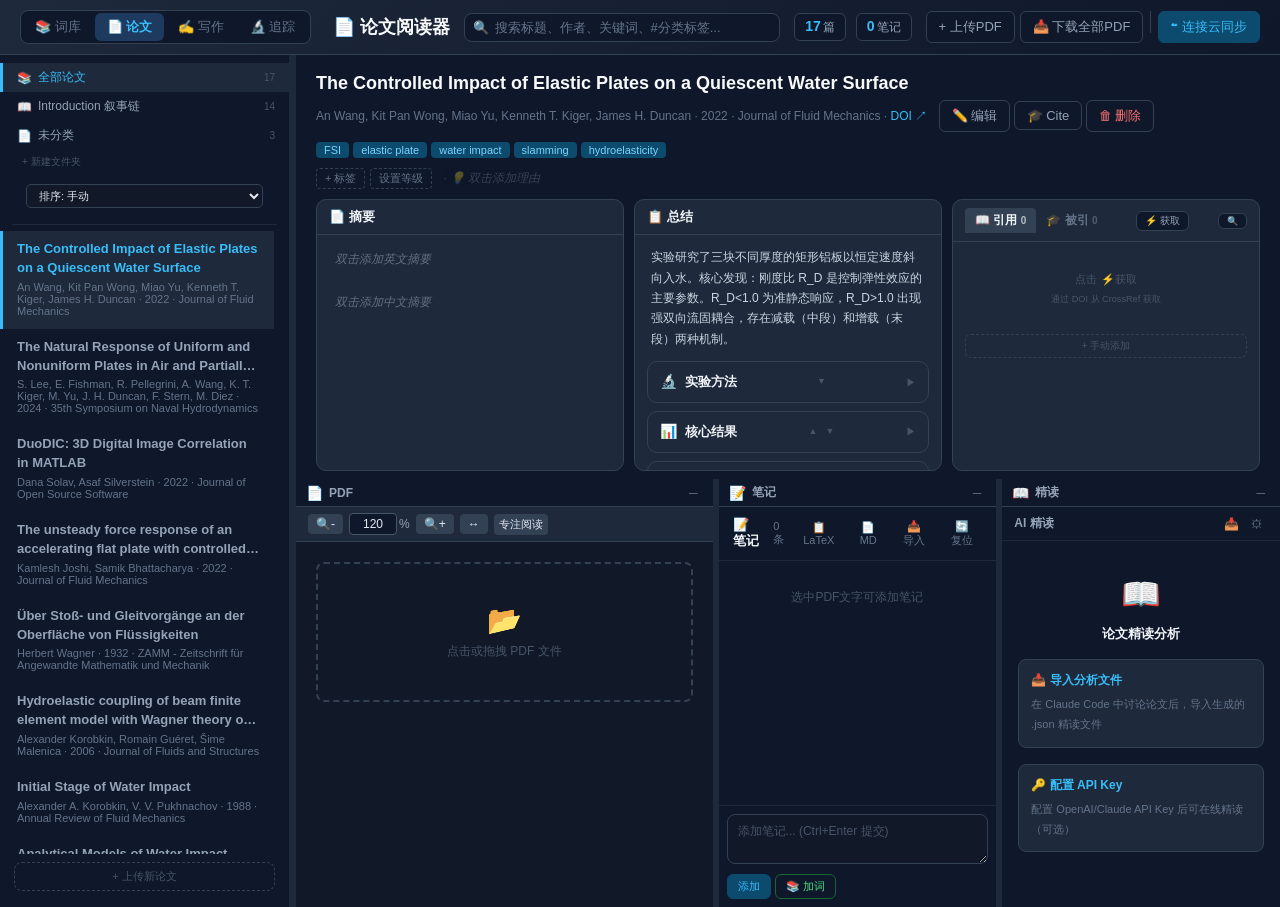
<file: reader.html>
<!DOCTYPE html>
<html lang="zh-CN">
<head>
<meta charset="UTF-8">
<meta name="viewport" content="width=device-width, initial-scale=1.0">
<meta http-equiv="Cache-Control" content="no-cache, no-store, must-revalidate">
<meta http-equiv="Pragma" content="no-cache">
<meta http-equiv="Expires" content="0">
<title>学术工具 · 论文阅读器</title>
<link rel="stylesheet" href="shared/theme.css?v=1794510294">
<link rel="stylesheet" href="shared/reader.css?v=1794510294">
</head>
<body>

<!-- Top Bar -->
<div class="topbar">
  <div class="nav-tabs" id="navTabs"></div>
  <h1>📄 论文阅读器</h1>
  <div class="search-area">
    <span class="search-icon">🔍</span>
    <input class="search-box" id="searchInput" placeholder="搜索标题、作者、关键词、#分类标签..." oninput="renderPaperList()">
  </div>
  <div class="stats">
    <div class="stat-badge"><span id="statPapers">0</span>篇</div>
    <div class="stat-badge"><span id="statNotes">0</span>笔记</div>
  </div>
  <div class="actions">
    <button class="btn" onclick="openAddPaperModal()">+ 上传PDF</button>
    <button class="btn" onclick="downloadAllPdfs()" title="批量下载所有 PDF 到本地">📥 下载全部PDF</button>
    <div class="sep"></div>
    <div id="syncButtonsArea" style="display:flex;gap:4px;align-items:center;"></div>
  </div>
</div>

<!-- Main Layout -->
<div class="container">
  <div class="sidebar" id="paperSidebar">
    <div id="folderTree"></div>
    <div id="sortFilterBar"></div>
    <div class="sidebar-divider"></div>
    <div id="paperList" tabindex="0" aria-label="论文列表，可滚动"></div>
    <div class="sidebar-add" onclick="openAddPaperModal()">+ 上传新论文</div>
  </div>
  <div id="sidebarResizeHandle" class="sidebar-resize-handle" role="separator" aria-label="调整论文列表宽度" aria-orientation="vertical" tabindex="0" title="拖动调整宽度，双击恢复默认；方向键微调"></div>
  <div class="content" id="mainContent"></div>
</div>

<!-- Upload PDF Modal -->
<div class="modal-overlay" id="addPaperModal">
  <div class="modal" style="width:460px;">
    <h3>📄 上传论文 PDF</h3>
    <div class="pdf-upload-zone" id="pdfUploadZone" onclick="document.getElementById('apPdfFile').click()" style="padding:40px 20px;margin-bottom:12px">
      <div style="font-size:36px;margin-bottom:8px">📎</div>
      <div style="font-size:14px;font-weight:600">点击选择 PDF 文件</div>
      <div style="font-size:11px;margin-top:4px;color:#64748b">或拖拽文件到此处，支持多选</div>
    </div>
    <input type="file" id="apPdfFile" accept=".pdf" style="display:none" onchange="handlePdfSelect(this)" multiple>
    <div class="err" id="apError"></div>
    <div class="modal-actions"><button class="btn" onclick="closeModal('addPaperModal')">取消</button></div>
  </div>
</div>

<!-- Edit Paper Modal -->
<div class="modal-overlay" id="editPaperModal">
  <div class="modal" style="width:500px;">
    <h3>✏️ 编辑论文信息</h3>
    <div class="field"><label>标题 *</label><input id="epTitle"></div>
    <div class="field"><label>作者</label><input id="epAuthors"></div>
    <div class="field"><label>年份</label><input id="epYear" type="number"></div>
    <div class="field"><label>期刊/会议</label><input id="epJournal"></div>
    <div class="field"><label>DOI / URL</label><input id="epDoi"></div>
    <div class="field"><label>关键词 (逗号分隔)</label><input id="epTags"></div>
    <div class="field"><label>文件夹</label><select id="epFolder"></select></div>
    <div class="err" id="epError"></div>
    <div class="modal-actions">
      <button class="btn" onclick="closeModal('editPaperModal')">取消</button>
      <button class="btn primary" onclick="submitEditPaper()">保存</button>
    </div>
  </div>
</div>

<!-- Add Section Modal -->
<div class="modal-overlay" id="addSectionModal">
  <div class="modal">
    <h3>📑 添加内容板块</h3>
    <div class="field"><label>板块标题 *</label><input id="asTitle" placeholder="e.g. Methods, Key Findings"></div>
    <div class="field"><label>图标</label><input id="asIcon" placeholder="emoji" maxlength="4" style="width:60px"></div>
    <div class="field"><label>内容</label><textarea id="asContent" placeholder="板块内容..." style="min-height:100px"></textarea></div>
    <div class="err" id="asError"></div>
    <div class="modal-actions">
      <button class="btn" onclick="closeModal('addSectionModal')">取消</button>
      <button class="btn primary" onclick="submitAddSection()">添加</button>
    </div>
  </div>
</div>

<!-- Sync Modal -->
<div class="modal-overlay" id="syncModal">
  <div class="modal" style="width:520px;">
    <h3>☁️ 云同步设置</h3>
    <div id="syncModalBody"></div>
    <div class="modal-actions"><button class="btn" onclick="closeModal('syncModal')">关闭</button></div>
  </div>
</div>

<!-- Add Word Modal -->
<div class="modal-overlay" id="addWordModal">
  <div class="modal">
    <h3>📚 添加到词库</h3>
    <div class="field"><label>英文单词/短语 *</label><input id="awWord"></div>
    <div class="field"><label>中文释义 *</label><input id="awMeaning"></div>
    <div class="field"><label>例句/语境</label><input id="awContext"></div>
    <div class="field"><label>词库分类</label><select id="awCategory"></select></div>
    <div class="err" id="awError"></div>
    <div class="modal-actions">
      <button class="btn" onclick="closeModal('addWordModal')">取消</button>
      <button class="btn green" onclick="submitAddWord()">📚 添加</button>
    </div>
  </div>
</div>

<!-- Add Reference Modal -->
<div class="modal-overlay" id="addRefModal">
  <div class="modal">
    <h3 id="addRefModalTitle">添加引用文章</h3>
    <div class="field"><label>文章标题 *</label><input id="arTitle" placeholder="Paper title..."></div>
    <div class="field"><label>作者</label><input id="arAuthors" placeholder="Authors (optional)"></div>
    <div class="field"><label>年份</label><input id="arYear" type="number" placeholder="2024"></div>
    <div class="field"><label>链接 (URL)</label><input id="arUrl" placeholder="https://... (留空自动生成Scholar链接)"></div>
    <div class="err" id="arError"></div>
    <div class="modal-actions">
      <button class="btn" onclick="closeModal('addRefModal')">取消</button>
      <button class="btn green" onclick="submitAddRef()">✅ 添加</button>
    </div>
  </div>
</div>

<div class="toast" id="toast"></div>

<script src="shared/utils.js?v=1794510294"></script>
<script src="shared/sync.js?v=1794510294"></script>
<script src="shared/pdf-viewer.js?v=1794510294"></script>
<script src="shared/notes-panel.js?v=1794510294"></script>
<script src="shared/folder-manager.js?v=1794510294"></script>
<script src="shared/panel-manager.js?v=1794510294"></script>
<script src="shared/close-reading.js?v=1794510294"></script>
<script>
// ==================== DATA ====================
const STORAGE_KEY = "fsi_papers_data";
const PAPERS_GIST_FILE = "fsi_papers_sync.json";
const VOCAB_GIST_FILE = "fsi_vocab_sync.json";
const PDF_DB_NAME = "fsi_pdf_store";
const PDF_DB_VER = 1;

// ==PAPERS_DEFAULT_DATA_BEGIN==
const DEFAULT_PAPERS = [
  {
    id: "paper_wang_2022_jfm", title: "The Controlled Impact of Elastic Plates on a Quiescent Water Surface",
    authors: "An Wang, Kit Pan Wong, Miao Yu, Kenneth T. Kiger, James H. Duncan", year: 2022,
    journal: "Journal of Fluid Mechanics", doi: "https://doi.org/10.1017/jfm.2022.154",
    tags: ["FSI","elastic plate","water impact","slamming","hydroelasticity"], pdfUrl: "",
    summary: "实验研究了三块不同厚度的矩形铝板以恒定速度斜向入水。核心发现：刚度比 R_D 是控制弹性效应的主要参数。R_D<1.0 为准静态响应，R_D>1.0 出现强双向流固耦合，存在减载（中段）和增载（末段）两种机制。",
    sections: [
      { icon: "🔬", title: "实验方法", content: "**水槽**：13.41m x 2.45m 透明拖曳水槽\n**驱动**：液压伺服电机（44kW）恒速控制\n**测力**：四个Kistler 9367C传感器，采样率40.96kHz\n**板**：铝合金6061-T651，L=1080mm，三种厚度\n**参数矩阵**：5档速度 x 6个速度比 x 3块板 = 72种工况" },
      { icon: "📊", title: "核心结果", content: "**R_D主控**：固定R_D变化R_T时曲线高度重合\n**弹性效应**：最薄板中段力低于厚板，末段急剧上升\n**冲量守恒**：无量纲冲量范围仅13.5-15\n**物理机制**：前半段倾角增大+速度减小→减载；后半段倾角减小+速度恢复→增载" },
      { icon: "🎯", title: "学术贡献", content: "1. 恒速控制驱动消除刚体运动干扰\n2. 覆盖准静态到强动态各类响应\n3. 力/力矩+喷根+板挠曲三种物理量同步测量\n4. 减载与增载两阶段并存的耦合机制" }
    ], notes: [], addedAt: 1710000000000, updatedAt: 1710000000000
  },
  {
    id: "paper_lee_2024_snh", title: "The Natural Response of Uniform and Nonuniform Plates in Air and Partially Submerged in Water",
    authors: "S. Lee, E. Fishman, R. Pellegrini, A. Wang, K. T. Kiger, M. Yu, J. H. Duncan, F. Stern, M. Diez", year: 2024,
    journal: "35th Symposium on Naval Hydrodynamics", doi: "",
    tags: ["vibration","added mass","DIC","natural frequency","half-wet"], pdfUrl: "",
    summary: "Wang et al. (2022) 的后续工作，研究3块板在干态/半湿态的固有振动。使用全场DIC系统替代5点离散测量。核心发现：一阶频率半湿态降至干态1/3（附加质量比M1约6.7），低频模态受水影响远大于高频模态。",
    sections: [
      { icon: "🔗", title: "与JFM论文的关系", content: "理解砰击过程中流固耦合的\"零阶近似\"\n**升级**：5点→全场DIC（~8000点），1块→3块板，pinned→pinned+clamped" },
      { icon: "📊", title: "核心结果", content: "**固有频率**：f1 dry=23.3Hz → half-wet=8.2Hz\n**附加质量比**：M1=6.7, M2=2.44\n**振型不变**：证实频率变化由附加质量引起" },
      { icon: "💡", title: "研究启示", content: "潜在方向：砰击中弯曲模态时变特性、用M值修正结构响应、压力场测量" }
    ], notes: [], addedAt: 1710000100000, updatedAt: 1710000100000
  },
  {
    id: "paper_solav_2022_joss", title: "DuoDIC: 3D Digital Image Correlation in MATLAB",
    authors: "Dana Solav, Asaf Silverstein", year: 2022,
    journal: "Journal of Open Source Software", doi: "https://doi.org/10.21105/joss.04279",
    tags: ["DIC","MATLAB","3D measurement","open source","strain"], pdfUrl: "",
    summary: "开源MATLAB工具箱，用于双相机立体3D-DIC测量。验证精度：位移误差约1.3μm，应变误差约3.4×10⁻⁴。你获取实验数据的核心测量工具。",
    sections: [
      { icon: "🔧", title: "工作流程", content: "Step 1 立体标定 → Step 2 2D-DIC互相关(Ncorr) → Step 3 3D重建 → Step 4 后处理(应变)" },
      { icon: "📏", title: "精度与对比", content: "位移误差(1.3±1.1)×10⁻³mm，应变误差(3.4±2.3)×10⁻⁴\nDuoDIC开源可定制 vs LaVision商业封闭" }
    ], notes: [], addedAt: 1710000200000, updatedAt: 1710000200000
  },
  {
    id: "paper_joshi_2022_jfm", title: "The unsteady force response of an accelerating flat plate with controlled spanwise bending",
    authors: "Kamlesh Joshi, Samik Bhattacharya", year: 2022,
    journal: "Journal of Fluid Mechanics", doi: "https://doi.org/10.1017/jfm.2021.1110",
    tags: ["unsteady force","spanwise bending","added mass","vortex dynamics","PIV"], pdfUrl: "",
    summary: "主动可控展向弯曲对非定常力的影响。bend-down增载~15%，bend-up减载~22%。弯曲通过改变局部相对速度影响剪切层供涡速率。导师推荐此文。",
    sections: [
      { icon: "🧪", title: "实验设计", content: "拖曳水池，Re=18000，主动执行器驱动弯曲\n控制参数：加速数Ac，弯曲持续时间t_b\n测量：六分量力天平 + PIV" },
      { icon: "📊", title: "核心结果", content: "Bend-down增载，Bend-up减载，低Ac时效果最显著\n翼尖涡与边缘涡交互是三维效应关键" },
      { icon: "💡", title: "对你的启示", content: "可借鉴：力分解框架、弯曲参数化、附加质量空间变化\n核心区别：你的课题是被动耦合循环（力→变形→力反馈）" }
    ], notes: [], addedAt: 1710000300000, updatedAt: 1710000300000
  },
  {
    id: "paper_wagner_1932_zamm", title: "Über Stoß- und Gleitvorgänge an der Oberfläche von Flüssigkeiten",
    authors: "Herbert Wagner", year: 1932,
    journal: "ZAMM - Zeitschrift für Angewandte Mathematik und Mechanik", doi: "https://doi.org/10.1002/zamm.19320120402",
    tags: ["water impact","slamming","Wagner theory","added mass","classical theory"], pdfUrl: "",
    summary: "水面冲击问题的奠基之作。将刚性平板/楔形体以恒速撞击水面的问题转化为扩展平板的附加质量问题，给出了冲击力和湿润面积的解析表达式。射流喷根（spray root）位置的修正使其比 von Kármán (1929) 更精确。此后近百年几乎所有 water entry / slamming 研究都以此为理论起点。",
    sections: [
      { icon: "📜", title: "历史地位", content: "与 von Kármán (1929) 并列为水面冲击力学的两大奠基工作。Wagner 理论更精确地处理了射流喷根的运动，至今仍是许多解析和数值模型的基础。你的论文 Introduction 以此为叙事起点非常自然。" },
      { icon: "🔑", title: "核心贡献", content: "1. 将入水冲击转化为等效附加质量问题\n2. 湿润面积随时间扩展的解析公式\n3. 射流喷根位置的修正（相比 von Kármán）\n4. 为后续 hydroelastic 扩展奠定理论框架" },
      { icon: "🔗", title: "叙事链位置", content: "Wagner (1932) → Korobkin et al. hydroelastic 扩展 → Duncan/Wang 实验验证 → 你的超弹性工作 → 水刀手术/无针注射应用" }
    ], notes: [], addedAt: 1710000400000, updatedAt: 1710000400000, folderId: "f_intro_narrative"
  },
  {
    id: "paper_korobkin_2006_jfs", title: "Hydroelastic coupling of beam finite element model with Wagner theory of water impact",
    authors: "Alexander Korobkin, Romain Guéret, Šime Malenica", year: 2006,
    journal: "Journal of Fluids and Structures", doi: "https://doi.org/10.1016/j.jfluidstructs.2006.02.004",
    tags: ["hydroelasticity","Wagner theory","FEM","water impact","beam","slamming"], pdfUrl: "",
    summary: "将 Wagner 水面冲击理论与弹性梁有限元模型耦合，建立了弹性结构入水冲击的 hydroelastic 理论框架。这是从经典刚体 Wagner 理论到考虑结构弹性响应的关键桥梁工作，直接启发了后续的实验研究（如 Wang et al. 2022 JFM）。",
    sections: [
      { icon: "🔗", title: "承上启下的地位", content: "**承上**：基于 Wagner (1932) 的冲击力理论\n**启下**：引入结构弹性，为理解弹性板入水时的双向流固耦合（力→变形→力反馈）提供了理论工具\n**与你工作的关系**：Wang et al. (2022 JFM) 的实验验证了类似理论预测，你的工作进一步推广到超弹性材料" },
      { icon: "📊", title: "核心方法", content: "1. 流体侧：Wagner 理论（修正的附加质量公式）\n2. 结构侧：Euler-Bernoulli 梁有限元模型\n3. 耦合：迭代求解流体压力和结构变形\n4. 验证：与已有解析解和实验数据对比" }
    ], notes: [], addedAt: 1710000500000, updatedAt: 1710000500000, folderId: "f_intro_narrative"
  },
  // ===== Review Articles (ARFM & Books) =====
  {
    id: "paper_korobkin_1988_arfm", title: "Initial Stage of Water Impact",
    authors: "Alexander A. Korobkin, V. V. Pukhnachov", year: 1988,
    journal: "Annual Review of Fluid Mechanics", doi: "https://doi.org/10.1146/annurev.fl.20.010188.001111",
    tags: ["water impact","review","initial stage","free surface","slamming","ARFM"], pdfUrl: "",
    summary: "Annual Review of Fluid Mechanics 上最早的水面冲击综述。系统讨论了固体与自由表面液体交互的初始阶段力学特征，涵盖飞艇着水、高速液滴冲击等工程场景。为后续数十年的 water entry 理论（包括 Wagner 理论的现代扩展）奠定了综述基础。",
    sections: [
      { icon: "📚", title: "综述定位", content: "ARFM 级别的 review，系统梳理了水面冲击初始阶段的数学建模。适合在 Introduction 中作为经典综述引用，表明你对领域历史有全面了解。" },
      { icon: "🔗", title: "叙事链位置", content: "经典综述 — 与 Wagner (1932) 一起构成理论基石的文献支撑" }
    ], notes: [], addedAt: 1710000600000, updatedAt: 1710000600000, folderId: "f_intro_narrative"
  },
  {
    id: "paper_korobkin_2004_ejam", title: "Analytical Models of Water Impact",
    authors: "Alexander A. Korobkin", year: 2004,
    journal: "European Journal of Applied Mathematics", doi: "https://doi.org/10.1017/S0956792504005765",
    tags: ["water impact","analytical model","Wagner","Logvinovich","MLM","GWM"], pdfUrl: "",
    summary: "系统比较了水面冲击的主要解析模型：Original Logvinovich Model (OLM)、Modified Logvinovich Model (MLM) 和 Generalised Wagner Model (GWM)。证明 Logvinovich 模型比 GWM 更符合实验数据。这是理解 Wagner 理论现代扩展的关键参考。",
    sections: [
      { icon: "📊", title: "模型对比", content: "OLM vs MLM vs GWM：三种模型在预测压力分布和冲击力方面的优劣\nLogvinovich 模型在二维情况下表现最好\n为后续弹性/超弹性结构冲击的理论分析提供基础" },
      { icon: "🔗", title: "叙事链位置", content: "Wagner (1932) 的现代解析扩展 — 连接经典理论与数值方法之间的桥梁" }
    ], notes: [], addedAt: 1710000700000, updatedAt: 1710000700000, folderId: "f_intro_narrative"
  },
  {
    id: "paper_dias_2018_arfm", title: "Slamming: Recent Progress in the Evaluation of Impact Pressures",
    authors: "Frédéric Dias, Jean-Michel Ghidaglia", year: 2018,
    journal: "Annual Review of Fluid Mechanics", doi: "https://doi.org/10.1146/annurev-fluid-010816-060121",
    tags: ["slamming","impact pressure","review","LNG","wave energy","ARFM"], pdfUrl: "",
    summary: "ARFM 上关于砰击问题的最新综述（2018）。全面回顾了冲击压力的评估方法，覆盖 LNG 运输、波浪能采集等新兴应用。讨论了实验、数值和物理建模三方面的挑战——时空尺度跨度极大是核心难点。",
    sections: [
      { icon: "📚", title: "综述价值", content: "最权威的现代 slamming 综述（ARFM IF>30），覆盖 2018 年前的主要进展\n适合在 Introduction 中作为 'for comprehensive reviews, see...' 引用" },
      { icon: "🔗", title: "叙事链位置", content: "现代综述文献 — 支撑你的 Introduction 中关于 slamming 仍是活跃研究领域的论述" }
    ], notes: [], addedAt: 1710000800000, updatedAt: 1710000800000, folderId: "f_intro_narrative"
  },
  {
    id: "paper_faltinsen_2005_book", title: "Hydrodynamics of High-Speed Marine Vehicles",
    authors: "Odd M. Faltinsen", year: 2005,
    journal: "Cambridge University Press (Book)", doi: "https://doi.org/10.1017/CBO9780511546068",
    tags: ["slamming","hydroelasticity","marine vehicles","book","planing","wave loads"], pdfUrl: "",
    summary: "Faltinsen 经典专著，全面讨论高速船舶的水动力学问题，包括砰击、水弹性效应、喷水推进等。Chapter 8 专门讨论 slamming，是理解工程背景（船舶/海洋结构砰击损伤）的权威参考。",
    sections: [
      { icon: "📖", title: "参考价值", content: "CUP 经典专著，在 slamming 和 hydroelasticity 领域被广泛引用\n适合在 Introduction 中与 Korobkin & Pukhnachov (1988) 一起作为背景参考" },
      { icon: "🔗", title: "叙事链位置", content: "工程背景参考 — 解释为什么 water impact 研究对海洋工程至关重要" }
    ], notes: [], addedAt: 1710000850000, updatedAt: 1710000850000, folderId: "f_intro_narrative"
  },
  // ===== Hydroelastic Theory =====
  {
    id: "paper_khabakhpasheva_2006_jem", title: "Regular Wave Impact onto an Elastic Plate",
    authors: "Tatyana I. Khabakhpasheva, Alexander A. Korobkin", year: 2006,
    journal: "Journal of Engineering Mathematics", doi: "https://doi.org/10.1007/s10665-006-9074-0",
    tags: ["elastic plate","wave impact","hydroelasticity","Korobkin","analytical"], pdfUrl: "",
    summary: "研究规则波浪冲击弹性平板的问题。建立了波浪冲击弹性结构的解析理论框架，是 Korobkin 系列 hydroelastic 工作的重要一环。与 Korobkin (2006 JFS) 一起，构成了从 Wagner 理论到弹性结构扩展的理论基础。",
    sections: [
      { icon: "📊", title: "核心贡献", content: "波浪冲击（而非平水面入水）条件下的弹性板响应\n解析方法处理流体-弹性板耦合\n与 Korobkin (2006 JFS) 互补：一个做 beam FEM，一个做解析" },
      { icon: "🔗", title: "叙事链位置", content: "Hydroelastic 理论扩展 — 与 Korobkin 2006 JFS 一起支撑 §1.2 Hydroelastic Extensions" }
    ], notes: [], addedAt: 1710000900000, updatedAt: 1710000900000, folderId: "f_intro_narrative"
  },
  {
    id: "paper_reinhard_2013_jfm", title: "Water Entry of a Flat Elastic Plate at High Horizontal Speed",
    authors: "Moritz Reinhard, Alexander A. Korobkin, Mark J. Cooker", year: 2013,
    journal: "Journal of Fluid Mechanics", doi: "https://doi.org/10.1017/jfm.2013.155",
    tags: ["elastic plate","water entry","horizontal speed","hydroelasticity","JFM"], pdfUrl: "",
    summary: "二维弹性平板以高水平速度斜向入水的理论分析。水平速度分量远大于垂直速度——这与你的实验设置（恒速斜向入水）非常接近。是连接 Korobkin 理论和 Wang et al. (2022 JFM) 实验的关键理论工作。",
    sections: [
      { icon: "📊", title: "核心方法", content: "高速水平入水的 Wagner 理论 + 弹性板 Euler-Bernoulli 模型\n渐近分析方法处理流固耦合\n预测板的变形模态和冲击力时间历程" },
      { icon: "🔗", title: "叙事链位置", content: "理论预测 → Wang et al. (2022) 实验验证的直接对接\n你的工作进一步推广到超弹性材料" }
    ], notes: [], addedAt: 1710001000000, updatedAt: 1710001000000, folderId: "f_intro_narrative"
  },
  // ===== Application: Needle-free Injection =====
  {
    id: "paper_mitragotri_2006_nrdd", title: "Current Status and Future Prospects of Needle-free Liquid Jet Injectors",
    authors: "Samir Mitragotri", year: 2006,
    journal: "Nature Reviews Drug Discovery", doi: "https://doi.org/10.1038/nrd2076",
    tags: ["needle-free injection","jet injector","drug delivery","review","transdermal"], pdfUrl: "",
    summary: "Nature Reviews Drug Discovery 上关于无针注射的权威综述。回顾了液体射流注射器 50 多年的发展历史、临床应用、力学机理和未来前景。核心物理：高速液体射流穿透皮肤递送药物，皮肤的超弹性力学响应决定了穿透深度和给药效率。",
    sections: [
      { icon: "💊", title: "应用背景", content: "无针注射已用于胰岛素、疫苗、生长激素等递送\n核心挑战：疼痛和淤青限制了广泛接受度\n新方向：微射流、可控射流（如 MIT 的工作）" },
      { icon: "🔗", title: "与你研究的联系", content: "高速液体射流冲击超弹性材料（皮肤）= 你的 FSI 问题在生物医学中的直接应用\n你的基础力学研究为优化注射参数提供理论支撑" }
    ], notes: [], addedAt: 1710001100000, updatedAt: 1710001100000, folderId: "f_intro_narrative"
  },
  {
    id: "paper_shergold_2006_jbiomech", title: "The Penetration of a Soft Solid by a Liquid Jet, with Application to Needle-free Injection",
    authors: "Oliver A. Shergold, Norman A. Fleck, Thomas S. King", year: 2006,
    journal: "Journal of Biomechanics", doi: "https://doi.org/10.1016/j.jbiomech.2005.08.028",
    tags: ["jet penetration","soft solid","needle-free injection","skin mechanics","hyperelastic","crack"], pdfUrl: "",
    summary: "研究液体射流穿透软固体（人体皮肤和硅胶）的力学机制。关键发现：射流通过形成和打开平面裂纹来穿透软固体，穿透所需的流体驻点压力随射流直径增大而减小。这是将射流冲击与超弹性材料力学直接联系起来的关键实验工作。",
    sections: [
      { icon: "🔬", title: "实验方法", content: "使用 Intraject 无针注射器\n样本：人体皮肤（in vivo）和硅胶\n测量射流特性和穿透深度\n建立 Shergold-Fleck 穿透模型" },
      { icon: "🔗", title: "与你研究的关键联系", content: "**直接桥梁**：射流 + 超弹性材料 + 力学机理 = 你的研究主题在生物医学场景中的体现\n他们发现裂纹穿透机制取决于材料的超弹性本构，这正是你的基础研究所要阐明的" }
    ], notes: [], addedAt: 1710001200000, updatedAt: 1710001200000, folderId: "f_intro_narrative"
  },
  // ===== Application: Hydrosurgery =====
  {
    id: "paper_shimada_2021_iwj", title: "Efficacy of Versajet Hydrosurgery System in Chronic Wounds: A Systematic Review",
    authors: "Keiko Shimada, Ryoko Ojima, Junko Sugama", year: 2021,
    journal: "International Wound Journal", doi: "https://doi.org/10.1111/iwj.13528",
    tags: ["hydrosurgery","Versajet","water jet","debridement","wound care","review"], pdfUrl: "",
    summary: "系统综述了 Versajet 水刀手术系统在慢性伤口清创中的效果。Versajet 利用高压平行水射流产生 Venturi 效应，精确切除坏死组织同时保留活性组织。比传统手术方法平均节省 8.87 分钟，清创质量更高。",
    sections: [
      { icon: "🏥", title: "临床应用", content: "Versajet（Smith & Nephew）是目前主流的水刀手术设备\n应用：烧伤、慢性伤口、皮肤移植准备\n核心优势：精准控制切割深度，保留更多活性组织" },
      { icon: "🔗", title: "与你研究的联系", content: "水刀手术 = 高速水射流冲击软组织（超弹性材料）\n目前临床设备参数主要靠经验调节，缺乏基础力学理解\n你的 FSI 研究可以为优化射流参数提供科学依据" }
    ], notes: [], addedAt: 1710001300000, updatedAt: 1710001300000, folderId: "f_intro_narrative"
  },
  // ===== Application: MIT Needle-free Device =====
  {
    id: "paper_hogan_2015_eod", title: "Needle-free Delivery of Macromolecules Through the Skin Using Controllable Jet Injectors",
    authors: "Nora Catherine Hogan, Andrew J. Taberner, Lynette A. Jones, Ian W. Hunter", year: 2015,
    journal: "Expert Opinion on Drug Delivery", doi: "https://doi.org/10.1517/17425247.2015.1033398",
    tags: ["needle-free injection","MIT","Lorentz actuator","controllable jet","drug delivery"], pdfUrl: "",
    summary: "MIT BioInstrumentation Lab 开发的可控射流注射装置综述。使用 Lorentz 力执行器精确控制射流速度和剂量，射流速度可达声速级别。相比传统弹簧驱动注射器，电子控制提供了更精确的射流参数调节能力。",
    sections: [
      { icon: "🔧", title: "技术特点", content: "Lorentz 力执行器：磁铁 + 线圈 + 活塞\n主动控制：可调节射流速度曲线\n速度：接近声速（> 200 m/s）\n商业化：MIT spinout Portal Instruments → Takeda 合作" },
      { icon: "🔗", title: "与你研究的联系", content: "射流参数（速度、直径、持续时间）需要匹配目标组织的力学特性\n你对超弹性材料在高速射流冲击下响应的理解，可直接指导此类设备的参数优化" }
    ], notes: [], addedAt: 1710001400000, updatedAt: 1710001400000, folderId: "f_intro_narrative"
  },
  // ===== Soft matter / Gel penetration =====
  {
    id: "paper_turkoz_2025_jfm", title: "A Modelling Framework for Jet Penetration into Soft Gels",
    authors: "S. M. Mousavi, A. Hassanzadeh, F. Larachi, C.-D. Ohl, S. A. Taghavi", year: 2025,
    journal: "Journal of Fluid Mechanics", doi: "https://doi.org/10.1017/jfm.2025.352",
    tags: ["jet penetration","soft gel","needle-free injection","PIV","viscoplastic"], pdfUrl: "",
    summary: "JFM 最新论文（2025），建立了射流穿透软凝胶的建模框架。使用相机成像和层析 PIV 可视化牛顿流体射入软粘塑性凝胶的过程。为优化生物医学和软体机器人中的流体递送提供了力学基础。",
    sections: [
      { icon: "🔬", title: "研究方法", content: "相机成像 + 层析 PIV（时间分辨）\n射流：牛顿流体\n目标：软粘塑性凝胶（模拟生物组织）\n建模：理论框架预测穿透深度" },
      { icon: "🔗", title: "与你研究的联系", content: "最新的射流-软材料交互研究\n你的工作从固体力学侧（超弹性结构响应）出发，与此文从流体侧的建模互补" }
    ], notes: [], addedAt: 1710001500000, updatedAt: 1710001500000, folderId: "f_intro_narrative"
  }
];
// ==PAPERS_DEFAULT_DATA_END==

const DELETED_IDS_KEY = "fsi_papers_deleted_ids";

function getDeletedIds() {
  try { return JSON.parse(localStorage.getItem(DELETED_IDS_KEY) || "[]"); } catch(e) { return []; }
}
function saveDeletedIds(ids) {
  // 最多保留 200 条删除记录
  localStorage.setItem(DELETED_IDS_KEY, JSON.stringify(ids.slice(-200)));
}

function loadPapers() {
  let papers = [];
  try { const raw = localStorage.getItem(STORAGE_KEY); if (raw) papers = JSON.parse(raw); } catch(e) {}
  const ids = new Set(papers.map(p => p.id));
  const deletedIds = new Set(getDeletedIds());
  // 只添加未被用户主动删除过的默认论文
  DEFAULT_PAPERS.forEach(dp => { if (!ids.has(dp.id) && !deletedIds.has(dp.id)) papers.push(JSON.parse(JSON.stringify(dp))); });
  return papers;
}
function savePapers(d) { localStorage.setItem(STORAGE_KEY, JSON.stringify(d)); }

let PAPERS = loadPapers();
savePapers(PAPERS);
window._PAPERS_REF = PAPERS; // for FolderManager access
let currentPaperId = null, editPaperId = null;

// ==================== IndexedDB ====================
function openPdfDB() {
  return new Promise((res, rej) => {
    const r = indexedDB.open(PDF_DB_NAME, PDF_DB_VER);
    r.onupgradeneeded = e => e.target.result.createObjectStore("pdfs");
    r.onsuccess = () => res(r.result);
    r.onerror = () => rej(r.error);
  });
}
async function savePdfBlob(id, blob) { const db = await openPdfDB(); return new Promise((res,rej) => { const tx = db.transaction("pdfs","readwrite"); tx.objectStore("pdfs").put(blob,id); tx.oncomplete=res; tx.onerror=()=>rej(tx.error); }); }
async function loadPdfBlob(id) { const db = await openPdfDB(); return new Promise((res,rej) => { const tx = db.transaction("pdfs","readonly"); const r = tx.objectStore("pdfs").get(id); r.onsuccess=()=>res(r.result||null); r.onerror=()=>rej(r.error); }); }
async function deletePdfBlob(id) { try { const db = await openPdfDB(); db.transaction("pdfs","readwrite").objectStore("pdfs").delete(id); } catch(e){} }

// ==================== PDF Cloud Sync (Gist) ====================
// Upload PDF as base64 to Gist so all devices can access it
var PDF_MAX_SIZE = 25 * 1024 * 1024; // 25MB max

// ── PDF 云同步 v2 ─────────────────────────────────────
// 架构：每个 PDF 存为独立的私密（secret）Gist。
// 2026-11-12 实测：secret gist 的 raw_url 同样返回 Access-Control-Allow-Origin: *，
// 从 mr7th.github.io 直接 fetch 返回 200，不需要再用 public gist。
// paper.pdfGistId 记录该 PDF 的 Gist ID
// 下载时通过 raw_url 直接获取（secret gist 同样无需认证、允许跨域）

function _blobToBase64(blob) {
  return new Promise(function(resolve) {
    var ab = blob.arrayBuffer ? blob.arrayBuffer() : new Response(blob).arrayBuffer();
    ab.then(function(buf) {
      var bytes = new Uint8Array(buf);
      var binary = "";
      var chunkSize = 8192;
      for (var i = 0; i < bytes.length; i += chunkSize) {
        binary += String.fromCharCode.apply(null, bytes.subarray(i, i + chunkSize));
      }
      resolve(btoa(binary));
    });
  });
}

function _base64ToBlob(b64) {
  var binary = atob(b64);
  var bytes = new Uint8Array(binary.length);
  for (var i = 0; i < binary.length; i++) bytes[i] = binary.charCodeAt(i);
  return new Blob([bytes], { type: "application/pdf" });
}

async function uploadPdfToGist(paperId, blob) {
  if (!isGHConnected()) return;
  if (blob.size > PDF_MAX_SIZE) {
    showToast("⚠ PDF 太大 (" + (blob.size/1024/1024).toFixed(1) + "MB)，超过 25MB 限制", 5000);
    return;
  }
  try {
    var b64 = await _blobToBase64(blob);
    var mb = (b64.length / 1024 / 1024).toFixed(1);
    console.log("[pdf-sync] Uploading PDF for " + paperId + " (" + mb + " MB b64)");

    var paper = PAPERS.find(function(p) { return p.id === paperId; });
    var isUpdate = !!(paper && paper.pdfGistId);
    var finalGistId = "";

    // 如果已有 pdfGistId，更新现有 Gist
    if (isUpdate) {
      await ghAPI("https://api.github.com/gists/" + paper.pdfGistId, {
        method: "PATCH",
        body: JSON.stringify({ files: { "pdf.b64": { content: b64 } } })
      });
      finalGistId = paper.pdfGistId;
      console.log("[pdf-sync] ✅ Updated existing PDF gist: " + finalGistId);
    } else {
      // 创建新的私密 Gist（不出现在公开列表里，拿到链接才能读）
      var gist = await ghAPI("https://api.github.com/gists", {
        method: "POST",
        body: JSON.stringify({
          description: "FSI PDF: " + paperId,
          public: false,
          files: { "pdf.b64": { content: b64 } }
        })
      });
      // 保存 Gist ID 到论文元数据
      if (paper) {
        paper.pdfGistId = gist.id;
        paper.updatedAt = Date.now();
        savePapers(PAPERS);
      }
      finalGistId = gist.id;
      console.log("[pdf-sync] ✅ Created PDF gist: " + finalGistId);
    }

    // 清理旧方案（主 Gist 里的 fsi_pdf_xxx.b64 文件）
    _cleanupOldPdfFile(paperId);

    // Toast 明确显示 gist id 前 8 位，方便 F12 / gist.github.com 核对
    var shortId = finalGistId ? finalGistId.slice(0,8) : "?";
    showToast("☁️ PDF 已" + (isUpdate ? "更新" : "上传") + " · " + mb + "MB · gist:" + shortId + "…");
  } catch(e) {
    console.warn("[pdf-sync] Upload failed:", e);
    showToast("⚠ PDF 云端同步失败: " + e.message, 4000);
  }
}

// 清理旧方案遗留的 PDF 文件（不影响功能，静默清理）
async function _cleanupOldPdfFile(paperId) {
  try {
    var gistId = getGHGistId();
    var fileName = "fsi_pdf_" + paperId + ".b64";
    var gist = await ghAPI("https://api.github.com/gists/" + gistId);
    if (gist.files[fileName]) {
      var files = {};
      files[fileName] = null;
      await ghAPI("https://api.github.com/gists/" + gistId, {
        method: "PATCH",
        body: JSON.stringify({ files: files })
      });
      console.log("[pdf-sync] Cleaned up old file: " + fileName);
    }
  } catch(e) { /* ignore cleanup errors */ }
}

async function downloadPdfFromGist(paperId) {
  if (!isGHConnected()) return null;
  var paper = PAPERS.find(function(p) { return p.id === paperId; });

  // ── 新方案：独立 Gist ──
  if (paper && paper.pdfGistId) {
    try {
      console.log("[pdf-sync] Fetching PDF gist: " + paper.pdfGistId);
      var gist = await ghAPI("https://api.github.com/gists/" + paper.pdfGistId);
      var file = gist.files["pdf.b64"];
      if (!file) { console.warn("[pdf-sync] pdf.b64 not found in gist"); return null; }

      var b64;
      if (file.truncated) {
        // 文件 >1MB（大多数 PDF），用 raw_url（secret gist 的 raw_url 也无需认证、允许跨域）
        console.log("[pdf-sync] File truncated, fetching raw_url...");
        var resp = await fetch(file.raw_url, { cache: "no-store" });
        if (!resp.ok) { console.warn("[pdf-sync] raw_url HTTP " + resp.status); return null; }
        b64 = await resp.text();
      } else {
        // 文件 <1MB，API 直接返回了内容
        b64 = file.content;
      }

      console.log("[pdf-sync] Downloaded " + (b64.length / 1024 / 1024).toFixed(1) + " MB b64");
      var blob = _base64ToBlob(b64);
      await savePdfBlob(paperId, blob);
      console.log("[pdf-sync] ✅ Cached locally: " + paperId);
      return blob;
    } catch(e) {
      console.warn("[pdf-sync] Download from PDF gist failed:", e);
      return null;
    }
  }

  // ── 旧方案兼容：主 Gist 里的 fsi_pdf_xxx.b64 ──
  try {
    var gistId = getGHGistId();
    var fileName = "fsi_pdf_" + paperId + ".b64";
    var mainGist = await ghAPI("https://api.github.com/gists/" + gistId);
    var oldFile = mainGist.files[fileName];
    if (!oldFile) return null;

    console.log("[pdf-sync] Found old-style PDF, migrating...");
    var b64Old;
    if (oldFile.truncated) {
      // 旧方案的 raw_url 可能因 CORS 失败，但还是试试
      var resp2 = await fetch(oldFile.raw_url, { cache: "no-store" });
      if (!resp2.ok) {
        console.warn("[pdf-sync] Old raw_url failed (CORS?), HTTP " + resp2.status);
        return null;
      }
      b64Old = await resp2.text();
    } else {
      b64Old = oldFile.content;
    }

    var blobOld = _base64ToBlob(b64Old);
    await savePdfBlob(paperId, blobOld);
    // 自动迁移到新方案
    uploadPdfToGist(paperId, blobOld);
    return blobOld;
  } catch(e) {
    console.warn("[pdf-sync] Old-style download failed:", e);
    return null;
  }
}

async function deletePdfFromGist(paperId) {
  if (!isGHConnected()) return;
  var paper = PAPERS.find(function(p) { return p.id === paperId; });

  // 删除独立 PDF Gist
  if (paper && paper.pdfGistId) {
    try {
      await ghAPI("https://api.github.com/gists/" + paper.pdfGistId, { method: "DELETE" });
      console.log("[pdf-sync] Deleted PDF gist: " + paper.pdfGistId);
    } catch(e) { console.warn("[pdf-sync] Delete PDF gist failed:", e); }
  }

  // 清理旧方案文件
  _cleanupOldPdfFile(paperId);
}

// ==================== MERGE ====================
function mergePapers(local, remote) {
  if (!remote || !Array.isArray(remote)) return local;
  const merged = JSON.parse(JSON.stringify(local));
  remote.forEach(rp => {
    const lp = merged.find(p => p.id === rp.id);
    if (lp) {
      // Ensure arrays exist before merging
      if (!lp.notes) lp.notes = [];
      if (!lp.sections) lp.sections = [];
      if (!lp.references) lp.references = [];
      if (!lp.citations) lp.citations = [];
      // Merge notes (additive by id)
      (rp.notes||[]).forEach(rn => { if (!lp.notes.some(ln => ln.id === rn.id)) lp.notes.push(rn); });
      lp.notes.sort((a,b) => (a.ts||0) - (b.ts||0));
      // Merge sections (additive by title+content hash to avoid false dedup)
      (rp.sections||[]).forEach(rs => {
        if (!lp.sections.some(ls => ls.title === rs.title && ls.content === rs.content)) lp.sections.push(rs);
      });
      // Merge references and citations (additive by doi/title)
      (rp.references||[]).forEach(rr => {
        var key = rr.doi || rr.title || "";
        if (key && !lp.references.some(lr => (lr.doi || lr.title || "") === key)) lp.references.push(rr);
      });
      (rp.citations||[]).forEach(rc => {
        var key = rc.doi || rc.title || "";
        if (key && !lp.citations.some(lc => (lc.doi || lc.title || "") === key)) lp.citations.push(rc);
      });
      // Tags & categoryTags: merge independently of timestamp (take union)
      if (rp.tags && rp.tags.length) {
        if (!lp.tags) lp.tags = [];
        rp.tags.forEach(t => { if (!lp.tags.includes(t)) lp.tags.push(t); });
      }
      if (rp.categoryTags && rp.categoryTags.length) {
        if (!lp.categoryTags) lp.categoryTags = [];
        rp.categoryTags.forEach(t => { if (!lp.categoryTags.includes(t)) lp.categoryTags.push(t); });
      }
      // readingLevel & readingReason: take non-null, prefer newer
      var rTime = rp.updatedAt||0, lTime = lp.updatedAt||0;
      if (!lp.readingLevel && rp.readingLevel) lp.readingLevel = rp.readingLevel;
      if (!lp.readingReason && rp.readingReason) lp.readingReason = rp.readingReason;
      // If remote is newer, overwrite scalar fields
      if (rTime > lTime) {
        console.log("[merge] 📥 远端更新: " + rp.id + " (remote:" + new Date(rTime).toLocaleString() + " > local:" + new Date(lTime).toLocaleString() + ")");
        // All editable scalar fields — use rp[k] !== undefined to allow empty string overwrites
        ["title","summary","authors","journal","doi","year","folderId","pdfGistId","readingLevel","readingReason","abstractEn","abstractZh"].forEach(k => {
          if (rp[k] !== undefined) lp[k] = rp[k];
        });
        // pdfUrl: only sync if local doesn't have a user-uploaded blob
        if (rp.pdfUrl !== undefined && !lp.hasPdf) lp.pdfUrl = rp.pdfUrl;
        // hasPdf: only set to true, never false (blob may exist on other device)
        if (rp.hasPdf) lp.hasPdf = true;
        // Carry over the newer timestamp
        lp.updatedAt = rp.updatedAt;
      }
    } else {
      // 只添加本地不存在且未被删除的远端论文
      merged.push(JSON.parse(JSON.stringify(rp)));
    }
  });
  return merged;
}

// ==================== EXPORT / BACKUP ====================
async function downloadPdf(paperId) {
  var p = PAPERS.find(x => x.id === paperId);
  if (!p) return;
  if (!p.hasPdf && !p.pdfUrl) { showToast("⚠️ 该论文没有 PDF"); return; }
  try {
    showToast("📥 正在准备下载...");
    var blob = await loadPdfBlob(paperId);
    if (!blob) { showToast("⚠️ 未找到 PDF 数据"); return; }
    var safeName = (p.authors ? p.authors.split(",")[0].trim().split(" ").pop() : "paper") +
      (p.year ? "_" + p.year : "") + "_" +
      (p.title || "untitled").replace(/[^a-zA-Z0-9\u4e00-\u9fff]+/g, "_").slice(0, 60) + ".pdf";
    var url = URL.createObjectURL(blob);
    var a = document.createElement("a");
    a.href = url; a.download = safeName;
    document.body.appendChild(a); a.click(); document.body.removeChild(a);
    URL.revokeObjectURL(url);
    showToast("✅ 已下载: " + safeName);
  } catch(e) { showToast("❌ 下载失败: " + e.message); }
}

async function downloadAllPdfs() {
  var pdfPapers = PAPERS.filter(p => p.hasPdf || p.pdfUrl);
  if (!pdfPapers.length) { showToast("⚠️ 没有可下载的 PDF"); return; }
  showToast("📥 开始批量下载 " + pdfPapers.length + " 篇 PDF...");
  var ok = 0, fail = 0;
  for (var p of pdfPapers) {
    try {
      var blob = await loadPdfBlob(p.id);
      if (!blob) { fail++; continue; }
      var safeName = (p.authors ? p.authors.split(",")[0].trim().split(" ").pop() : "paper") +
        (p.year ? "_" + p.year : "") + "_" +
        (p.title || "untitled").replace(/[^a-zA-Z0-9\u4e00-\u9fff]+/g, "_").slice(0, 60) + ".pdf";
      var url = URL.createObjectURL(blob);
      var a = document.createElement("a");
      a.href = url; a.download = safeName;
      document.body.appendChild(a); a.click(); document.body.removeChild(a);
      URL.revokeObjectURL(url);
      ok++;
      await new Promise(r => setTimeout(r, 500)); // 间隔避免浏览器拦截
    } catch(e) { fail++; console.warn("Download fail:", p.id, e); }
  }
  showToast("✅ 下载完成: " + ok + " 篇成功" + (fail ? ", " + fail + " 篇失败" : ""));
}

// ==================== SYNC ====================
registerSyncApp({
  id: "papers", gistFile: PAPERS_GIST_FILE, syncTsKey: "fsi_papers_last_sync_ts",
  createGistDescription: "FSI Paper Reader Sync",
  getLocalData: () => {
    // Include close-reading cache in sync data
    let crCache = {};
    try { crCache = JSON.parse(localStorage.getItem("fsi_cr_cache") || "{}"); } catch(e) {}
    return { papers: PAPERS, folders: FolderManager.getFolders(), closeReading: crCache, deletedIds: getDeletedIds() };
  },
  applyRemoteData: (remote) => {
    // 合并删除列表：本地 + 远端取并集
    if (remote.deletedIds && Array.isArray(remote.deletedIds)) {
      var localDel = getDeletedIds();
      var merged = [...new Set([...localDel, ...remote.deletedIds])];
      saveDeletedIds(merged);
    }
    var allDeletedIds = new Set(getDeletedIds());
    if (remote.papers) {
      // 合并前过滤掉已删除的论文
      var remotePapers = remote.papers.filter(function(p) { return !allDeletedIds.has(p.id); });
      PAPERS = mergePapers(PAPERS, remotePapers);
      // 本地也过滤掉已删除的
      PAPERS = PAPERS.filter(function(p) { return !allDeletedIds.has(p.id); });
    }
    if (remote.folders) FolderManager.loadFolders(FolderManager.mergeFolders(FolderManager.getFolders(), remote.folders));
    // Merge close-reading cache: keep local entries, add remote ones that are missing or newer
    if (remote.closeReading) {
      let localCR = {};
      try { localCR = JSON.parse(localStorage.getItem("fsi_cr_cache") || "{}"); } catch(e) {}
      for (const paperId in remote.closeReading) {
        if (!localCR[paperId] || localCR[paperId].length < remote.closeReading[paperId].length) {
          localCR[paperId] = remote.closeReading[paperId];
        }
      }
      try { localStorage.setItem("fsi_cr_cache", JSON.stringify(localCR)); } catch(e) {}
    }
    savePapers(PAPERS); window._PAPERS_REF = PAPERS;
  },
  onSyncComplete: () => {
    FolderManager.renderFolderTree(PAPERS);
    renderPaperList(); updateStats();
    if (currentPaperId) {
      const p = PAPERS.find(x => x.id === currentPaperId);
      if (p) {
        // Update paper header (tags, readingLevel, reason, abstract) without destroying PDF viewer
        const headerEl = document.querySelector(".paper-header");
        if (headerEl) {
          // Re-render the full detail view to pick up synced changes
          renderPaperDetail(currentPaperId);
        }
        NotesPanel.loadNotes(p.id, p.notes || [], {title: p.title, authors: p.authors, year: p.year});
        PdfViewer.renderHighlights((p.notes||[]).filter(n => n.highlightRects).map(n => ({
          pageNum: n.pageNum, rects: n.highlightRects, color: n.color || "rgba(251,191,36,0.3)"
        })));
        if (window.CloseReading) { CloseReading.loadPaper(currentPaperId); CloseReading.renderPanel(); }
      }
    }
  }
});

// ==================== VOCAB BRIDGE ====================
async function loadVocabCategories() {
  if (!isGHConnected()) return [];
  try { const g = await ghAPI("https://api.github.com/gists/"+getGHGistId()); const f=g.files[VOCAB_GIST_FILE]; return f ? JSON.parse(f.content).vocab||[] : []; } catch(e) { return []; }
}
async function addWordToVocab(word,meaning,ctx,catId) {
  if (!isGHConnected()) throw new Error("需先连接云同步");
  const gid=getGHGistId(), g=await ghAPI("https://api.github.com/gists/"+gid), f=g.files[VOCAB_GIST_FILE];
  if (!f) throw new Error("词库不存在"); const d=JSON.parse(f.content), c=(d.vocab||[]).find(x=>x.id===catId);
  if (!c) throw new Error("分类不存在"); if (c.words.some(w=>w[0].toLowerCase()===word.toLowerCase())) throw new Error("已存在: "+word);
  c.words.push([word,meaning,ctx]); d.ts=Date.now();
  await ghAPI("https://api.github.com/gists/"+gid,{method:"PATCH",body:JSON.stringify({files:{[VOCAB_GIST_FILE]:{content:JSON.stringify(d)}}})});
}

// ==================== UI ====================
function updateStats() {
  document.getElementById("statPapers").textContent = PAPERS.length;
  document.getElementById("statNotes").textContent = PAPERS.reduce((s,p) => s + (p.notes||[]).length, 0);
}

// ==================== INLINE EDITING (tags, level, reason, summary) ====================
function _savePaperField(paperId, field, value) {
  var p = PAPERS.find(x => x.id === paperId); if (!p) return;
  p[field] = value; p.updatedAt = Date.now();
  savePapers(PAPERS); window._PAPERS_REF = PAPERS;
  renderSortFilterBar(); renderPaperList();
  debouncedPush("编辑" + field);
}

// --- Category Tags ---
function removeTag(paperId, tag) {
  var p = PAPERS.find(x => x.id === paperId); if (!p) return;
  p.categoryTags = (p.categoryTags||[]).filter(t => t !== tag);
  p.updatedAt = Date.now(); savePapers(PAPERS); window._PAPERS_REF = PAPERS;
  renderSortFilterBar(); renderPaperList(); renderPaperDetail(paperId);
  debouncedPush("删除标签");
}

function openAddTagDialog(paperId) {
  // Remove old dialog if exists
  document.getElementById("addTagDialog")?.remove();
  var p = PAPERS.find(x => x.id === paperId); if (!p) return;
  var existing = p.categoryTags || [];
  var allTags = {};
  PAPERS.forEach(pp => (pp.categoryTags||[]).forEach(t => { allTags[t] = (allTags[t]||0) + 1; }));
  var available = Object.entries(allTags).filter(([t]) => !existing.includes(t)).sort((a,b) => b[1] - a[1]);

  var overlay = document.createElement("div");
  overlay.className = "modal-overlay"; overlay.id = "addTagDialog";
  overlay.style.display = "flex";
  var html = '<div class="modal" style="width:380px">';
  html += '<h3>添加标签</h3>';
  // Show current tags
  if (existing.length) {
    html += '<div class="field"><label>当前标签</label><div class="existing-tags-pick">';
    existing.forEach(t => { html += '<span class="pick-tag-chip active">#'+esc(t)+'</span>'; });
    html += '</div></div>';
  }
  html += '<div class="field"><label>输入新标签（逗号分隔可批量添加）</label><div style="display:flex;gap:6px"><input id="newTagInput" placeholder="标签1, 标签2, ..." style="flex:1" onkeydown="if(event.key===\'Enter\')confirmAddTag(\''+paperId+'\')"><button class="btn primary" onclick="confirmAddTag(\''+paperId+'\')">添加</button></div></div>';
  if (available.length) {
    html += '<div class="field"><label>点选已有标签（可多选）</label><div class="existing-tags-pick" id="pickTagsArea">';
    available.forEach(([tag, count]) => {
      html += '<span class="pick-tag-chip" onclick="pickExistingTag(\''+paperId+'\',\''+esc(tag).replace(/'/g,"\\'")+'\')">#'+esc(tag)+' <small>'+count+'</small></span>';
    });
    html += '</div></div>';
  }
  html += '<div class="modal-actions"><button class="btn" onclick="closeAddTagDialog(\''+paperId+'\')">完成</button></div>';
  html += '</div>';
  overlay.innerHTML = html;
  document.body.appendChild(overlay);
  setTimeout(() => document.getElementById("newTagInput").focus(), 50);
}

function confirmAddTag(paperId) {
  var input = document.getElementById("newTagInput");
  var tags = input.value.split(",").map(t => t.trim()).filter(Boolean);
  if (!tags.length) return;
  var p = PAPERS.find(x => x.id === paperId); if (!p) return;
  if (!p.categoryTags) p.categoryTags = [];
  tags.forEach(tag => { if (!p.categoryTags.includes(tag)) p.categoryTags.push(tag); });
  p.updatedAt = Date.now(); savePapers(PAPERS); window._PAPERS_REF = PAPERS;
  renderSortFilterBar(); renderPaperList();
  // Refresh dialog to show updated state
  openAddTagDialog(paperId);
  debouncedPush("添加标签");
}

function pickExistingTag(paperId, tag) {
  var p = PAPERS.find(x => x.id === paperId); if (!p) return;
  if (!p.categoryTags) p.categoryTags = [];
  if (!p.categoryTags.includes(tag)) p.categoryTags.push(tag);
  p.updatedAt = Date.now(); savePapers(PAPERS); window._PAPERS_REF = PAPERS;
  renderSortFilterBar(); renderPaperList();
  // Refresh dialog to show updated state
  openAddTagDialog(paperId);
  debouncedPush("添加标签");
}

function closeAddTagDialog(paperId) {
  document.getElementById("addTagDialog")?.remove();
  renderPaperDetail(paperId);
}

// --- Reading Level ---
function cycleReadingLevel(paperId) {
  var p = PAPERS.find(x => x.id === paperId); if (!p) return;
  var levels = [null, "skim", "careful", "deep"];
  var idx = levels.indexOf(p.readingLevel || null);
  p.readingLevel = levels[(idx + 1) % levels.length];
  p.updatedAt = Date.now(); savePapers(PAPERS); window._PAPERS_REF = PAPERS;
  renderSortFilterBar(); renderPaperList(); renderPaperDetail(paperId);
  debouncedPush("修改阅读等级");
}

// --- Inline text editing (reason, summary) ---
function inlineEdit(paperId, field, el) {
  if (el.querySelector("textarea, input")) return; // already editing
  var p = PAPERS.find(x => x.id === paperId); if (!p) return;
  var oldVal = p[field] || "";
  var isMultiline = (field === "summary" || field === "abstractEn" || field === "abstractZh");
  var tag = isMultiline ? "textarea" : "input";
  var inputEl = document.createElement(tag);
  inputEl.className = "inline-edit-input";
  inputEl.value = oldVal;
  if (isMultiline) { inputEl.style.minHeight = "120px"; inputEl.style.resize = "vertical"; inputEl.style.lineHeight = "1.6"; }
  el.textContent = "";
  el.appendChild(inputEl);
  inputEl.focus();

  function save() {
    var newVal = inputEl.value.trim();
    _savePaperField(paperId, field, newVal || null);
    renderPaperDetail(paperId);
  }
  inputEl.addEventListener("blur", save);
  inputEl.addEventListener("keydown", function(e) {
    if (e.key === "Escape") { renderPaperDetail(paperId); }
    if (e.key === "Enter" && !isMultiline) { e.preventDefault(); save(); }
    if (e.key === "Enter" && e.ctrlKey && isMultiline) { e.preventDefault(); save(); }
  });
}

var _currentSort = "manual"; // manual|year|author|journal|level|title
var _currentFilterTags = []; // array of selected tags (AND/intersection logic)
var _currentFilterValue = null; // dynamic: matches _currentSort — year=YYYY / author=Surname / journal=name / level=skim|careful|deep

function _getReadingLevelBadge(level) {
  if (level === "deep") return '<span class="rl-badge rl-deep">精读</span>';
  if (level === "careful") return '<span class="rl-badge rl-careful">细读</span>';
  if (level === "skim") return '<span class="rl-badge rl-skim">粗读</span>';
  return '';
}

function _sortPapers(papers, sortBy) {
  if (sortBy === "manual") return papers;
  var sorted = papers.slice();
  switch(sortBy) {
    case "year": sorted.sort((a,b) => (b.year||0) - (a.year||0)); break;
    case "author": sorted.sort((a,b) => (a.authors||"").localeCompare(b.authors||"")); break;
    case "journal": sorted.sort((a,b) => (a.journal||"").localeCompare(b.journal||"")); break;
    case "title": sorted.sort((a,b) => (a.title||"").localeCompare(b.title||"")); break;
    case "level":
      var order = {deep:0, careful:1, skim:2};
      sorted.sort((a,b) => (order[a.readingLevel]??3) - (order[b.readingLevel]??3));
      break;
  }
  return sorted;
}

function _getAllCategoryTags() {
  var tags = {};
  PAPERS.forEach(p => (p.categoryTags||[]).forEach(t => { tags[t] = (tags[t]||0) + 1; }));
  return Object.entries(tags).sort((a,b) => b[1] - a[1]);
}

// Extract surname of first author for grouping (e.g., "An Wang, Kit Pan Wong" → "Wang")
function _getFirstAuthorSurname(authorStr) {
  if (!authorStr) return "";
  var first = String(authorStr).split(/[,&]| and /)[0].trim();
  var parts = first.split(/\s+/);
  return parts[parts.length - 1] || first;
}

// Returns [prefixLabel, [[value,displayLabel],...]] for right-side filter dropdown, or null if no filter applies
function _getFilterOptions(sortBy) {
  if (sortBy === "year") {
    var allYears = PAPERS.map(p => p.year).filter(Boolean);
    var modernYears = Array.from(new Set(allYears.filter(y => y >= 2000))).sort((a,b) => b - a);
    var hasOldPapers = allYears.some(y => y < 2000);
    var opts = modernYears.map(y => [String(y), String(y)]);
    if (hasOldPapers) opts.push(["pre2000", "2000年前"]);
    return ["年份", opts];
  }
  if (sortBy === "author") {
    var authors = Array.from(new Set(PAPERS.map(p => _getFirstAuthorSurname(p.authors)).filter(Boolean))).sort((a,b) => a.localeCompare(b));
    return ["作者", authors.map(a => [a, a])];
  }
  if (sortBy === "journal") {
    var journals = Array.from(new Set(PAPERS.map(p => (p.journal||"").trim()).filter(Boolean))).sort((a,b) => a.localeCompare(b));
    return ["期刊", journals.map(j => [j, j])];
  }
  if (sortBy === "level") {
    return ["等级", [["deep","精读"],["careful","细读"],["skim","粗读"]]];
  }
  // manual, title: no secondary filter
  return null;
}

function _paperMatchesFilter(p, sortBy, value) {
  if (!value) return true;
  if (sortBy === "year") {
    if (value === "pre2000") return p.year && p.year < 2000;
    return String(p.year || "") === value;
  }
  if (sortBy === "author") return _getFirstAuthorSurname(p.authors) === value;
  if (sortBy === "journal") return (p.journal || "").trim() === value;
  if (sortBy === "level") return p.readingLevel === value;
  return true;
}

function _onSortChange(v) {
  _currentSort = v;
  _currentFilterValue = null; // reset secondary filter whenever sort dimension changes
  renderSortFilterBar(); // rebuild the right dropdown for the new dimension
  renderPaperList();
}

function renderPaperList() {
  const list = document.getElementById("paperList");
  const query = (document.getElementById("searchInput").value || "").trim().toLowerCase();
  const folderId = FolderManager.getActiveFolder();
  let filtered = FolderManager.filterPapers(PAPERS, folderId);
  if (query) filtered = filtered.filter(p =>
    (p.title||"").toLowerCase().includes(query) || (p.authors||"").toLowerCase().includes(query) ||
    (p.tags||[]).some(t => t.toLowerCase().includes(query)) || (p.journal||"").toLowerCase().includes(query) ||
    (p.categoryTags||[]).some(t => t.toLowerCase().includes(query))
  );
  // Filter by category tags (AND/intersection: paper must have ALL selected tags)
  if (_currentFilterTags.length) filtered = filtered.filter(p => _currentFilterTags.every(t => (p.categoryTags||[]).includes(t)));
  // Secondary filter tied to the current sort dimension (year/author/journal/level)
  if (_currentFilterValue) filtered = filtered.filter(p => _paperMatchesFilter(p, _currentSort, _currentFilterValue));
  // Sort
  filtered = _sortPapers(filtered, _currentSort);

  if (!filtered.length) { list.innerHTML = '<div style="padding:20px 14px;text-align:center;color:#475569;font-size:13px">'+(query||_currentFilterTags.length||_currentFilterValue?'🔍 无匹配':'暂无论文')+'</div>'; return; }
  list.innerHTML = filtered.map(p => {
    const active = p.id === currentPaperId;
    const catTags = (p.categoryTags||[]).slice(0,2).map(t => '<span class="cat-tag">#'+esc(t)+'</span>').join("");
    const rlBadge = _getReadingLevelBadge(p.readingLevel);
    return '<div class="paper-item'+(active?' active':'')+'" draggable="true" data-paper-id="'+p.id+'" onclick="selectPaper(\''+p.id+'\')">' +
      '<div class="paper-title">'+esc(p.title)+'</div>' +
      '<div class="paper-meta">'+esc(p.authors||"")+(p.year?' · '+p.year:'')+(p.journal?' · '+esc(p.journal):'')+'</div>' +
      '<div style="display:flex;align-items:center;gap:4px;flex-wrap:wrap">'+catTags+rlBadge+
      ((p.pdfUrl||p.hasPdf)?'<span class="pdf-badge">📎PDF</span>':'') +
      ((p.notes||[]).length?'<span class="note-count">📝'+(p.notes||[]).length+'</span>':'') +
      '</div></div>';
  }).join("");
  setupPaperDrag();
}

function _toggleFilterTag(tag) {
  var idx = _currentFilterTags.indexOf(tag);
  if (idx >= 0) _currentFilterTags.splice(idx, 1);
  else _currentFilterTags.push(tag);
  renderPaperList(); renderSortFilterBar();
}
function _clearFilterTags() {
  _currentFilterTags = [];
  renderPaperList(); renderSortFilterBar();
}

// Remove a category tag from every paper in the library (global delete).
// Fires on ✕ click inside each tag chip in the sort/filter bar.
async function _deleteTagGlobally(tag) {
  var affected = PAPERS.filter(p => (p.categoryTags||[]).includes(tag));
  if (!affected.length) { showToast("⚠ 无论文包含此标签"); return; }
  if (!confirm('确定删除标签 "#' + tag + '" 吗？\n\n将从 ' + affected.length + ' 篇论文中移除此标签（论文本身保留）。')) return;
  var now = Date.now();
  affected.forEach(p => {
    p.categoryTags = (p.categoryTags||[]).filter(t => t !== tag);
    p.updatedAt = now;
  });
  // Also clear it from the currently-active filter selection if present
  _currentFilterTags = _currentFilterTags.filter(t => t !== tag);
  savePapers(PAPERS); window._PAPERS_REF = PAPERS;
  renderSortFilterBar(); renderPaperList();
  if (typeof currentPaperId !== "undefined" && currentPaperId) renderPaperDetail(currentPaperId);
  showToast("🗑 已从 " + affected.length + " 篇论文中删除 #" + tag);
  if (typeof flushPush === "function") { try { await flushPush("删除标签 #" + tag); } catch(e) { console.warn("push failed", e); } }
  else debouncedPush("删除标签 #" + tag);
}

function renderSortFilterBar() {
  var el = document.getElementById("sortFilterBar");
  if (!el) return;
  var html = '';
  // Tag chips (primary filter)
  var allTags = _getAllCategoryTags();
  if (allTags.length) {
    html += '<div class="sf-tags">';
    allTags.forEach(([tag, count]) => {
      var isActive = _currentFilterTags.includes(tag);
      var safeTag = esc(tag).replace(/'/g,"\\'");
      html += '<span draggable="true" data-drag-tag="'+encodeURIComponent(tag)+'" title="拖到论文标题或右侧论文区添加标签；点击筛选" class="sf-tag-chip'+(isActive?' active':'')+'" onclick="_toggleFilterTag(\''+safeTag+'\')">#'+esc(tag)+' <small>'+count+'</small>'
           +   '<span class="sf-tag-del" onclick="event.stopPropagation();_deleteTagGlobally(\''+safeTag+'\')" title="删除此标签（从所有论文中移除）">✕</span>'
           + '</span>';
    });
    if (_currentFilterTags.length) {
      html += '<span class="sf-tag-clear" onclick="_clearFilterTags()">✕ 清除</span>';
    }
    html += '</div>';
  }
  // Sort + dynamic secondary filter in one row
  html += '<div class="sf-controls">';
  html += '<select onchange="_onSortChange(this.value)">';
  [["manual","排序: 手动"],["year","排序: 年份↓"],["author","排序: 作者"],["journal","排序: 期刊"],["title","排序: 标题"],["level","排序: 阅读等级"]].forEach(([v,l]) => {
    html += '<option value="'+v+'"'+(_currentSort===v?' selected':'')+'>'+l+'</option>';
  });
  html += '</select>';
  // Right dropdown mirrors the sort dimension (year/author/journal/level); hidden for manual/title
  var filterDef = _getFilterOptions(_currentSort);
  if (filterDef) {
    var prefix = filterDef[0];
    var opts = filterDef[1];
    html += '<select onchange="_currentFilterValue=this.value||null;renderPaperList()">';
    html += '<option value="">'+prefix+': 全部</option>';
    opts.forEach(([v,l]) => {
      html += '<option value="'+esc(v)+'"'+(_currentFilterValue===v?' selected':'')+'>'+prefix+': '+esc(l)+'</option>';
    });
    html += '</select>';
  }
  html += '</div>';
  el.innerHTML = html;
}

// 拖拽排序：事件委托到父容器 #paperList，只绑一次。
// （旧实现每次 renderPaperList 都给每个 .paper-item 绑 5 个 listener，100 papers × N 次重渲染 → 内存泄漏）
var _paperDragSrcId = null;
var _paperDragBound = false;
function setupPaperDrag() {
  if (_paperDragBound) return;
  var list = document.getElementById("paperList");
  if (!list) return;
  _paperDragBound = true;

  list.addEventListener("dragstart", function (e) {
    var item = e.target && e.target.closest ? e.target.closest(".paper-item[draggable]") : null;
    if (!item) return;
    _paperDragSrcId = item.dataset.paperId;
    item.classList.add("dragging");
    e.dataTransfer.effectAllowed = "move";
    e.dataTransfer.setData("text/plain", _paperDragSrcId);
  });
  list.addEventListener("dragend", function (e) {
    var item = e.target && e.target.closest ? e.target.closest(".paper-item[draggable]") : null;
    if (item) item.classList.remove("dragging");
    list.querySelectorAll(".paper-item.drag-over").forEach(function (el) { el.classList.remove("drag-over"); });
    _paperDragSrcId = null; // 清空，避免 Esc 取消后留下脏状态
  });
  list.addEventListener("dragover", function (e) {
    var item = e.target && e.target.closest ? e.target.closest(".paper-item[draggable]") : null;
    if (!item) return;
    e.preventDefault();
    e.dataTransfer.dropEffect = "move";
    item.classList.add("drag-over");
  });
  list.addEventListener("dragleave", function (e) {
    var item = e.target && e.target.closest ? e.target.closest(".paper-item[draggable]") : null;
    if (item) item.classList.remove("drag-over");
  });
  list.addEventListener("drop", function (e) {
    var item = e.target && e.target.closest ? e.target.closest(".paper-item[draggable]") : null;
    if (!item) return;
    e.preventDefault();
    item.classList.remove("drag-over");
    var targetId = item.dataset.paperId;
    if (!_paperDragSrcId || !targetId || _paperDragSrcId === targetId) return;
    var srcIdx = PAPERS.findIndex(function (p) { return p.id === _paperDragSrcId; });
    var tgtIdx = PAPERS.findIndex(function (p) { return p.id === targetId; });
    if (srcIdx < 0 || tgtIdx < 0) return;
    var moved = PAPERS.splice(srcIdx, 1)[0];
    PAPERS.splice(tgtIdx, 0, moved);
    savePapers(PAPERS); window._PAPERS_REF = PAPERS;
    renderPaperList();
    debouncedPush("论文排序");
  });
}

function selectPaper(id) { currentPaperId = id; renderPaperList(); renderPaperDetail(id); }

function formatText(t) {
  if (!t) return "";
  return esc(t).replace(/\*\*(.*?)\*\*/g,'<span class="key-label">$1</span>').replace(/\n- /g,'<br>• ').replace(/\n/g,'<br>');
}

function renderPaperDetail(id) {
  const p = PAPERS.find(x => x.id === id);
  if (!p) { renderWelcome(); return; }
  const content = document.getElementById("mainContent");
  const hasPdf = p.pdfUrl || p.hasPdf;

  // Paper header
  let html = '<div class="paper-header">';
  html += '<h2>'+esc(p.title)+'</h2>';
  html += '<div class="meta-line">'+esc(p.authors||"")+(p.year?' · '+p.year:'')+(p.journal?' · '+esc(p.journal):'')+(p.doi?' · <a href="'+esc(p.doi)+'" target="_blank">DOI ↗</a>':'')+
    ' <button class="btn" style="margin-left:8px" onclick="openEditPaperModal(\''+p.id+'\')">✏️ 编辑</button>'+
    ' <button class="btn" onclick="window.open(\'https://scholar.google.com/scholar?q=\'+encodeURIComponent(\''+esc(p.title).replace(/'/g,"\\'")+'\'),\'_blank\')">🎓 Cite</button>'+
    (hasPdf ? ' <button class="btn" onclick="downloadPdf(\''+p.id+'\')">📥 下载PDF</button>' : '') +
    (hasPdf ? ' <button class="btn" onclick="resetPaperPdf(\''+p.id+'\')" title="清除本论文的 PDF 关联，以便重新上传（不会删除云端 gist）">🔄 重置PDF</button>' : '') +
    ' <button class="btn danger" onclick="deletePaper(\''+p.id+'\')">🗑 删除</button></div>';
  if (p.tags && p.tags.length) html += '<div class="tag-row">'+p.tags.map(t=>'<span class="tag-pill">'+esc(t)+'</span>').join("")+'</div>';
  // Category tags + reading level + reading reason (all in one row)
  html += '<div class="tag-row inline-tags" style="gap:5px;align-items:center;flex-wrap:wrap">';
  (p.categoryTags||[]).forEach(t => {
    html += '<span class="cat-tag-pill">#'+esc(t)+' <span class="tag-x" onclick="event.stopPropagation();removeTag(\''+p.id+'\',\''+esc(t).replace(/'/g,"\\'")+'\')" title="移除标签">✕</span></span>';
  });
  html += '<span class="add-tag-btn" onclick="openAddTagDialog(\''+p.id+'\')" title="添加标签">+ 标签</span>';
  // Reading level (click to cycle)
  var rlLabels = {deep:'精读', careful:'细读', skim:'粗读'};
  if (p.readingLevel) {
    html += '<span class="rl-badge-detail rl-'+p.readingLevel+'" style="cursor:pointer" onclick="cycleReadingLevel(\''+p.id+'\')" title="点击切换等级">'+rlLabels[p.readingLevel]+'</span>';
  } else {
    html += '<span class="rl-set-btn" onclick="cycleReadingLevel(\''+p.id+'\')" title="设置阅读等级">设置等级</span>';
  }
  // Reading reason inline (same row, separated by ·)
  html += '<span class="rl-reason-inline" ondblclick="inlineEdit(\''+p.id+'\',\'readingReason\',this)" title="双击编辑理由">'+(p.readingReason ? '· 💡 '+esc(p.readingReason) : '<i style="opacity:0.3">· 💡 双击添加理由</i>')+'</span>';
  html += '</div>';
  html += '</div>';

  // 3-Column layout: 摘要 | 总结 | 引用
  html += '<div class="detail-columns">';

  // Column 1: 摘要 (Abstract — EN + ZH)
  html += '<div class="detail-col"><div class="detail-col-header">📄 摘要</div><div class="detail-col-body">';
  html += '<div class="abstract-section">';
  html += '<div class="abstract-block" ondblclick="inlineEdit(\''+p.id+'\',\'abstractEn\',this)" title="双击编辑英文摘要">';
  if (p.abstractEn) { html += '<div class="abstract-label">English</div>' + formatText(p.abstractEn); }
  else { html += '<i style="opacity:0.4">双击添加英文摘要</i>'; }
  html += '</div>';
  html += '<div class="abstract-block" ondblclick="inlineEdit(\''+p.id+'\',\'abstractZh\',this)" title="双击编辑中文摘要">';
  if (p.abstractZh) { html += '<div class="abstract-label">中文</div>' + formatText(p.abstractZh); }
  else { html += '<i style="opacity:0.4">双击添加中文摘要</i>'; }
  html += '</div>';
  html += '</div></div></div>';

  // Column 2: 总结 (Summary + Sections)
  html += '<div class="detail-col"><div class="detail-col-header">📋 总结</div><div class="detail-col-body">';
  html += '<div class="summary-editable" ondblclick="inlineEdit(\''+p.id+'\',\'summary\',this)" title="双击编辑总结">'+(p.summary ? formatText(p.summary) : '<i style="opacity:0.4">双击添加总结</i>')+'</div>';
  var sLen = (p.sections||[]).length;
  (p.sections||[]).forEach((s,i) => {
    html += '<div class="section-card"><div class="section-header" onclick="this.parentElement.classList.toggle(\'open\')">' +
      '<span class="icon">'+(s.icon||'📑')+'</span>' +
      '<span class="title" ondblclick="event.stopPropagation();renameSectionInline(\''+p.id+'\','+i+',this)" title="双击改名">'+esc(s.title)+'</span>' +
      '<span class="section-actions">' +
      (i > 0 ? '<span class="sec-move" onclick="event.stopPropagation();moveSectionUp(\''+p.id+'\','+i+')" title="上移">▲</span>' : '') +
      (i < sLen-1 ? '<span class="sec-move" onclick="event.stopPropagation();moveSectionDown(\''+p.id+'\','+i+')" title="下移">▼</span>' : '') +
      '</span>' +
      '<span class="arrow">▶</span></div>' +
      '<div class="section-body"><div class="section-content-editable" ondblclick="editSectionContent(\''+p.id+'\','+i+',this)" title="双击编辑内容">'+formatText(s.content)+'</div>' +
      '<div style="text-align:right;margin-top:4px"><button class="btn danger" style="font-size:10px" onclick="deleteSection(\''+p.id+'\','+i+')">删除</button></div></div></div>';
  });
  html += '<button class="ref-add-btn" onclick="openAddSectionModal()">+ 板块</button>';
  html += '</div></div>';

  // Column 3: 引用 (References + Citations, tabbed)
  var refTab = (window._refTab && window._refTab[p.id]) || 'references';
  const hasRefs = (p.references||[]).length;
  const hasCites = (p.citations||[]).length;
  html += '<div class="detail-col"><div class="detail-col-header ref-tab-header">';
  html += '<span class="ref-tab'+(refTab==='references'?' active':'')+'" onclick="window._refTab=window._refTab||{};window._refTab[\''+p.id+'\']=\'references\';renderPaperDetail(\''+p.id+'\')">📖 引用 <small>'+(hasRefs?p.references.length:'0')+'</small></span>';
  html += '<span class="ref-tab'+(refTab==='citations'?' active':'')+'" onclick="window._refTab=window._refTab||{};window._refTab[\''+p.id+'\']=\'citations\';renderPaperDetail(\''+p.id+'\')">🎓 被引 <small>'+(hasCites?p.citations.length:'0')+'</small></span>';
  if (refTab === 'references') {
    html += '<button class="btn" onclick="autoFetchRefs(\''+p.id+'\')" title="自动获取引用列表 (CrossRef)">⚡ 获取</button>';
    html += '<button class="btn" onclick="searchScholarRefs(\''+p.id+'\')" title="在Scholar搜索" style="font-size:9px">🔍</button>';
  } else {
    html += '<button class="btn" onclick="autoFetchCitations(\''+p.id+'\')" title="自动获取被引列表 (Semantic Scholar)">⚡ 获取</button>';
    html += '<button class="btn" onclick="searchScholarCitations(\''+p.id+'\')" title="在Scholar搜索" style="font-size:9px">🔍</button>';
  }
  html += '</div><div class="detail-col-body" id="refsBody">';
  if (refTab === 'references') {
    if (hasRefs) {
      p.references.forEach((r,i) => {
        const url = r.url || ('https://scholar.google.com/scholar?q='+encodeURIComponent(r.title));
        html += '<div class="ref-item"><a href="'+esc(url)+'" target="_blank">'+esc(r.title)+'</a>';
        if (r.authors||r.year) html += '<div class="ref-meta">'+esc(r.authors||'')+(r.year?' · '+r.year:'')+'</div>';
        html += '<span class="ref-del" onclick="removeRef(\''+p.id+'\',\'references\','+i+')" title="删除">✕</span></div>';
      });
    } else {
      html += '<div class="ref-empty">点击 ⚡获取<br><small>通过 DOI 从 CrossRef 获取</small></div>';
    }
    html += '<button class="ref-add-btn" onclick="openAddRefModal(\''+p.id+'\',\'references\')">+ 手动添加</button>';
  } else {
    if (hasCites) {
      p.citations.forEach((c,i) => {
        const url = c.url || ('https://scholar.google.com/scholar?q='+encodeURIComponent(c.title));
        html += '<div class="ref-item"><a href="'+esc(url)+'" target="_blank">'+esc(c.title)+'</a>';
        if (c.authors||c.year) html += '<div class="ref-meta">'+esc(c.authors||'')+(c.year?' · '+c.year:'')+'</div>';
        html += '<span class="ref-del" onclick="removeRef(\''+p.id+'\',\'citations\','+i+')" title="删除">✕</span></div>';
      });
    } else {
      html += '<div class="ref-empty">点击 ⚡获取<br><small>通过 Semantic Scholar 获取</small></div>';
    }
    html += '<button class="ref-add-btn" onclick="openAddRefModal(\''+p.id+'\',\'citations\')">+ 手动添加</button>';
  }
  html += '</div></div>';

  html += '</div>';

  // Panel layout container
  html += '<div id="panelLayout"></div>';
  content.innerHTML = html;

  // Initialize PanelManager
  PanelManager.init(document.getElementById("panelLayout"));

  // Register PDF panel
  PanelManager.registerPanel({
    id: "pdf", title: "PDF", icon: "📄", defaultFlex: 3, minWidth: 300,
    render: function(contentEl) {
      contentEl.className = "panel-content pdf-column";
      contentEl.id = "pdfContainer";
      let pdfHtml = '<div class="pdf-toolbar"><button onclick="PdfViewer.zoomOut()" title="缩小">🔍-</button><label class="zoom-control"><input class="zoom-label" id="pdfZoomLabel" type="text" inputmode="decimal" value="120" aria-label="PDF 缩放百分比" title="输入 50–400，回车应用"><span>%</span></label><button onclick="PdfViewer.zoomIn()" title="放大">🔍+</button><button onclick="PdfViewer.zoomFit()" title="适应宽度">↔</button><span class="page-label" id="pdfPageLabel"></span></div>';
      if (hasPdf) {
        pdfHtml += '<div class="pdf-pages" id="pdfPages"></div>';
      } else {
        pdfHtml += '<div class="pdf-drop-zone" id="pdfDropZone" onclick="document.getElementById(\'viewerPdfInput\').click()"><div class="drop-icon">📂</div><div>点击或拖拽 PDF 文件</div></div>';
        pdfHtml += '<input type="file" id="viewerPdfInput" accept=".pdf" style="display:none" onchange="handleViewerPdf(this.files[0])">';
      }
      contentEl.innerHTML = pdfHtml;

      PdfViewer.init(contentEl, document.getElementById("pdfPages"), {
        paperId: p.id,
        onTextSelect: (text, pageNum, rects, yPos, mx, my) => {
          NotesPanel.showContextMenu(mx, my, text, pageNum, rects, yPos);
        },
        onPageScroll: (pageNum, yPos) => {
          NotesPanel.syncScroll(pageNum, yPos);
          if (window.CloseReading) CloseReading.syncScroll(pageNum);
        }
      });
      if (hasPdf) loadPaperPdf(p);

      // Setup drop zone if no PDF
      const dropZone = document.getElementById("pdfDropZone");
      if (dropZone) {
        dropZone.addEventListener("dragover", e => { e.preventDefault(); dropZone.classList.add("dragover"); });
        dropZone.addEventListener("dragleave", () => dropZone.classList.remove("dragover"));
        dropZone.addEventListener("drop", e => { e.preventDefault(); dropZone.classList.remove("dragover"); const f=e.dataTransfer.files[0]; if(f&&f.type==="application/pdf") handleViewerPdf(f); });
      }
    },
    onResize: () => PdfViewer.handleResize()
  });

  // Register Notes panel
  PanelManager.registerPanel({
    id: "notes", title: "笔记", icon: "📝", defaultFlex: 2, minWidth: 200,
    render: function(contentEl) {
      contentEl.className = "panel-content notes-column";
      NotesPanel.init(contentEl, {
        onNotesChange: (paperId, notes) => {
          const paper = PAPERS.find(x => x.id === paperId);
          if (paper) { paper.notes = notes; paper.updatedAt = Date.now(); savePapers(PAPERS); debouncedPush("编辑笔记"); updateStats(); }
          PdfViewer.renderHighlights(notes.filter(n => n.highlightRects).map(n => ({
            pageNum: n.pageNum, rects: n.highlightRects, color: n.color || "rgba(251,191,36,0.3)"
          })));
        },
        onAddWord: (word, context) => {
          openAddWordModal();
          setTimeout(() => {
            document.getElementById("awWord").value = word;
            document.getElementById("awContext").value = context;
          }, 100);
        }
      });
      NotesPanel.renderPanel();
      NotesPanel.loadNotes(p.id, p.notes || [], {title: p.title, authors: p.authors, year: p.year});
    }
  });

  // Register Close Reading panel
  PanelManager.registerPanel({
    id: "closeReading", title: "精读", icon: "📖", defaultFlex: 2, minWidth: 200,
    render: function(contentEl) {
      CloseReading.init(contentEl, {
        getPageText: (n) => PdfViewer.getPageText(n),
        getPaperInfo: () => ({ id: p.id, title: p.title, numPages: PdfViewer.getNumPages() })
      });
      CloseReading.loadPaper(p.id);
      CloseReading.renderPanel();
    }
  });

  PanelManager.restoreState();
  PanelManager.renderLayout();
}

async function loadPaperPdf(paper) {
  const viewElement = document.getElementById("pdfPages");
  const isCurrent = () => currentPaperId === paper.id && document.getElementById("pdfPages") === viewElement;
  try {
    // PdfViewer.init already saved and cleared the previous paper; keep its new scroll/selection listeners.

    // hasPdf (IndexedDB blob) takes priority over pdfUrl —
    // user-uploaded blobs are more reliable than URL references
    var loaded = false;
    if (paper.hasPdf) {
      var blob = await loadPdfBlob(paper.id);
      if (!isCurrent()) return;
      if (!blob) {
        // Local blob missing — try downloading from Gist
        _showPdfLoading(paper);
        blob = await downloadPdfFromGist(paper.id);
        if (!isCurrent()) return;
      }
      if (blob) {
        await PdfViewer.loadFromBlob(blob);
        loaded = true;
      } else if (paper.pdfUrl) {
        await PdfViewer.loadFromURL(paper.pdfUrl);
        loaded = true;
      } else {
        _showPdfMissing(paper);
      }
    } else if (paper.pdfUrl) {
      await PdfViewer.loadFromURL(paper.pdfUrl);
      loaded = true;
    }

    if (!loaded || !isCurrent()) return;

    // Render existing highlights
    const hls = (paper.notes||[]).filter(n => n.highlightRects).map(n => ({
      pageNum: n.pageNum, rects: n.highlightRects, color: n.color || "rgba(251,191,36,0.3)"
    }));
    if (hls.length) PdfViewer.renderHighlights(hls);
  } catch(e) { console.warn("PDF load failed:", e); }
}

function _showPdfMissing(paper) {
  var pagesEl = document.getElementById("pdfPages");
  if (!pagesEl) return;
  pagesEl.innerHTML = '<div style="display:flex;flex-direction:column;align-items:center;justify-content:center;height:100%;color:#94a3b8;text-align:center;padding:40px">' +
    '<div style="font-size:48px;margin-bottom:16px">📄</div>' +
    '<div style="font-size:16px;font-weight:600;margin-bottom:8px">PDF 未找到</div>' +
    '<div style="font-size:13px;color:#64748b;max-width:300px">云端没有找到此 PDF 文件。<br>请重新拖入 PDF，将自动同步到所有设备。</div>' +
  '</div>';
}

function _showPdfLoading(paper) {
  var pagesEl = document.getElementById("pdfPages");
  if (!pagesEl) return;
  pagesEl.innerHTML = '<div style="display:flex;flex-direction:column;align-items:center;justify-content:center;height:100%;color:#94a3b8;text-align:center;padding:40px">' +
    '<div style="font-size:48px;margin-bottom:16px">☁️</div>' +
    '<div style="font-size:16px;font-weight:600;margin-bottom:8px">正在从云端下载 PDF...</div>' +
    '<div style="font-size:13px;color:#64748b">首次在此设备打开，下载后会自动缓存</div>' +
  '</div>';
}

async function handleViewerPdf(file) {
  // Capture paper ID at call time to prevent race condition if user switches papers
  var paperId = currentPaperId;
  if (!file || !paperId) return;
  try {
    const blob = new Blob([await file.arrayBuffer()], {type:"application/pdf"});
    await savePdfBlob(paperId, blob);
    const p = PAPERS.find(x=>x.id===paperId);
    if (p) { p.hasPdf=true; p.updatedAt=Date.now(); savePapers(PAPERS); }
    renderPaperDetail(paperId);
    showToast("📎 PDF 已关联，正在同步到云端...");
    // Upload PDF to Gist FIRST, then push metadata — so other devices
    // won't see hasPdf=true before the PDF file actually exists in Gist
    await uploadPdfToGist(paperId, blob);
    // 关联 PDF 是关键单次操作，用 flushPush 跳过 3s debounce，避免切 tab / 关页面导致 push 丢失
    if (typeof flushPush === "function") {
      try { await flushPush("关联PDF"); } catch(e) { /* toast 已在 uploadPdfToGist / flushPush 内部处理 */ }
    } else {
      debouncedPush("关联PDF");
    }
  } catch(e) { showToast("❌ "+e.message); }
}

function renderWelcome() {
  document.getElementById("mainContent").innerHTML = '<div style="padding:20px"><div class="welcome">' +
    '<div class="empty-state"><div class="big">📄</div><h3>论文阅读器</h3><p>上传 PDF，选中文字做笔记</p></div>' +
    '<div class="feature-grid">' +
    '<div class="feature-card"><div class="icon">📎</div><h4>PDF 阅读</h4><p>上传 PDF，支持缩放和文字选中</p></div>' +
    '<div class="feature-card"><div class="icon">📝</div><h4>锚点笔记</h4><p>选中文字添加笔记，笔记与阅读位置同步</p></div>' +
    '<div class="feature-card"><div class="icon">🖍</div><h4>荧光笔</h4><p>重点内容一键高亮标记</p></div>' +
    '<div class="feature-card"><div class="icon">📁</div><h4>文件夹分类</h4><p>按主题整理论文，快速找到目标</p></div>' +
    '</div><div style="text-align:center;margin-top:24px"><button class="btn primary" style="padding:10px 24px;font-size:13px" onclick="openAddPaperModal()">+ 上传第一篇论文</button></div></div></div>';
}

// ==================== PAPER CRUD ====================
function openAddPaperModal() {
  document.getElementById("apError").style.display="none";
  const z = document.getElementById("pdfUploadZone");
  z.innerHTML = '<div style="font-size:36px;margin-bottom:8px">📎</div><div style="font-size:14px;font-weight:600">点击选择 PDF 文件</div><div style="font-size:11px;margin-top:4px;color:#64748b">或拖拽文件到此处，支持多选</div>';
  z.classList.remove("has-file");
  document.getElementById("apPdfFile").value="";
  showModal("addPaperModal");
  z.ondragover = e => { e.preventDefault(); z.style.borderColor="#38bdf8"; };
  z.ondragleave = () => z.style.borderColor="";
  z.ondrop = e => { e.preventDefault(); z.style.borderColor=""; const files=[...e.dataTransfer.files].filter(f=>f.type==="application/pdf"); if(files.length) addPapersFromFiles(files); };
}
function handlePdfSelect(input) { const files=[...input.files].filter(f=>f.type==="application/pdf"); if(files.length) addPapersFromFiles(files); }
async function addPapersFromFiles(files) {
  const z = document.getElementById("pdfUploadZone");
  z.innerHTML = '⏳ 导入 '+files.length+' 个文件...'; z.classList.add("has-file");
  for (const f of files) {
    const id=uid(), title=f.name.replace(/\.pdf$/i,"").replace(/[_-]/g," ").trim();
    const paper = { id, title, authors:"", year:null, journal:"", doi:"", tags:[], summary:"", sections:[], notes:[], hasPdf:true, addedAt:Date.now(), updatedAt:Date.now() };
    try {
      var blob = new Blob([await f.arrayBuffer()],{type:"application/pdf"});
      await savePdfBlob(id, blob);
      // Upload PDF to Gist FIRST before syncing metadata
      await uploadPdfToGist(id, blob);
    } catch(e) { paper.hasPdf=false; }
    PAPERS.unshift(paper);
  }
  savePapers(PAPERS); window._PAPERS_REF=PAPERS; closeModal("addPaperModal");
  FolderManager.renderFolderTree(PAPERS); renderPaperList(); updateStats();
  selectPaper(PAPERS[0].id); showToast("✅ 已添加 "+files.length+" 篇"); debouncedPush("添加论文");
}

function openEditPaperModal(id) {
  const p=PAPERS.find(x=>x.id===id); if(!p) return; editPaperId=id;
  document.getElementById("epTitle").value=p.title||""; document.getElementById("epAuthors").value=p.authors||"";
  document.getElementById("epYear").value=p.year||""; document.getElementById("epJournal").value=p.journal||"";
  document.getElementById("epDoi").value=p.doi||""; document.getElementById("epTags").value=(p.tags||[]).join(", ");
  document.getElementById("epFolder").innerHTML=FolderManager.renderFolderPicker(p.folderId);
  document.getElementById("epError").style.display="none"; showModal("editPaperModal");
}
function submitEditPaper() {
  const p=PAPERS.find(x=>x.id===editPaperId); if(!p) return;
  const title=document.getElementById("epTitle").value.trim();
  if(!title){document.getElementById("epError").textContent="标题不能为空";document.getElementById("epError").style.display="block";return;}
  p.title=title; p.authors=document.getElementById("epAuthors").value.trim();
  p.year=parseInt(document.getElementById("epYear").value)||null; p.journal=document.getElementById("epJournal").value.trim();
  p.doi=document.getElementById("epDoi").value.trim(); p.tags=document.getElementById("epTags").value.split(",").map(t=>t.trim()).filter(Boolean);
  p.folderId=document.getElementById("epFolder").value||null;
  p.updatedAt=Date.now();
  savePapers(PAPERS); window._PAPERS_REF=PAPERS; closeModal("editPaperModal");
  FolderManager.renderFolderTree(PAPERS); renderSortFilterBar(); renderPaperList(); renderPaperDetail(editPaperId);
  showToast("✅ 已保存"); debouncedPush("编辑论文信息");
}
function deletePaper(id) {
  if(!confirm("确定删除这篇论文及所有笔记？")) return;
  // 记录删除，防止同步时复活
  var deleted = getDeletedIds();
  if (!deleted.includes(id)) { deleted.push(id); saveDeletedIds(deleted); }
  deletePdfBlob(id); deletePdfFromGist(id); PAPERS=PAPERS.filter(p=>p.id!==id); savePapers(PAPERS); window._PAPERS_REF=PAPERS;
  if(currentPaperId===id){currentPaperId=null;renderWelcome();}
  FolderManager.renderFolderTree(PAPERS); renderPaperList(); updateStats(); showToast("已删除"); debouncedPush("删除论文");
}

/**
 * 重置本论文的 PDF 关联（保留论文条目和笔记）
 * 用途：清掉遗留的 pdfUrl（指向 GitHub Pages /papers/ 的 legacy 字段），或本地缓存错乱时强制刷新。
 * 不会删除云端 PDF gist（若需彻底删除，请用【🗑 删除】整篇）。
 */
async function resetPaperPdf(paperId) {
  var p = PAPERS.find(x => x.id === paperId);
  if (!p) return;
  var hasLegacyUrl = !!p.pdfUrl;
  var hasCloudGist = !!p.pdfGistId;
  var msg = "重置本论文的 PDF 关联？\n\n将执行：\n"
    + "• 清空 pdfUrl" + (hasLegacyUrl ? " （当前: " + p.pdfUrl + "）" : "") + "\n"
    + "• 清空 pdfGistId" + (hasCloudGist ? " （当前 gist: " + p.pdfGistId.slice(0,10) + "…）" : "") + "\n"
    + "• 清本地 IndexedDB 缓存\n"
    + "• 论文条目和笔记保留不变\n\n"
    + "完成后会出现【📂 点击或拖拽 PDF】上传区，可传入新 PDF。\n"
    + (hasCloudGist ? "注意：云端 PDF gist 不会被删除（可去 gist.github.com 手动清）。\n\n" : "\n")
    + "确定继续？";
  if (!confirm(msg)) return;
  try {
    // 1. 清本地 IndexedDB blob（幂等，没有也不报错）
    await deletePdfBlob(paperId);
    // 2. 清元数据字段
    p.pdfUrl = "";
    p.pdfGistId = "";
    p.hasPdf = false;
    p.updatedAt = Date.now();
    savePapers(PAPERS); window._PAPERS_REF = PAPERS;
    // 3. 重新渲染（会触发 line 1165 的 if(hasPdf) 走 else 分支，显示 pdfDropZone）
    renderPaperDetail(paperId);
    showToast("🔄 重置中，同步云端…");
    // 4. 立即 push（跳过 3s debounce，避免中途刷新 / 切 tab 导致 push 丢失）
    if (typeof flushPush === "function") {
      try {
        await flushPush("重置PDF关联");
        showToast("✅ PDF 关联已清空，可拖入新 PDF");
      } catch(pushErr) {
        showToast("⚠ 本地已重置，但云端同步失败：" + (pushErr && pushErr.message || pushErr), 5000);
      }
    } else {
      debouncedPush("重置PDF关联");
      showToast("🔄 PDF 关联已重置（3 秒内同步云端）");
    }
  } catch(e) {
    showToast("❌ 重置失败: " + (e && e.message || e));
  }
}

// ==================== SECTIONS ====================
function openAddSectionModal() { ["asTitle","asIcon","asContent"].forEach(id=>document.getElementById(id).value=""); document.getElementById("asError").style.display="none"; showModal("addSectionModal"); }
function submitAddSection() {
  const title=document.getElementById("asTitle").value.trim();
  if(!title){document.getElementById("asError").textContent="请输入标题";document.getElementById("asError").style.display="block";return;}
  const p=PAPERS.find(x=>x.id===currentPaperId); if(!p) return;
  if(!p.sections) p.sections=[];
  p.sections.push({title,icon:document.getElementById("asIcon").value.trim()||"📑",content:document.getElementById("asContent").value.trim()});
  p.updatedAt=Date.now(); savePapers(PAPERS); closeModal("addSectionModal"); renderPaperDetail(currentPaperId); showToast("✅ 已添加"); debouncedPush("添加笔记章节");
}
function deleteSection(paperId,idx) {
  const p=PAPERS.find(x=>x.id===paperId); if(!p||!p.sections) return;
  if(!confirm('删除"'+p.sections[idx].title+'"?')) return;
  p.sections.splice(idx,1); p.updatedAt=Date.now(); savePapers(PAPERS); renderPaperDetail(paperId); debouncedPush("删除笔记章节");
}
function moveSectionUp(paperId,idx) {
  var p=PAPERS.find(x=>x.id===paperId); if(!p||!p.sections||idx<=0) return;
  var tmp=p.sections[idx-1]; p.sections[idx-1]=p.sections[idx]; p.sections[idx]=tmp;
  p.updatedAt=Date.now(); savePapers(PAPERS); renderPaperDetail(paperId); debouncedPush("调整板块顺序");
}
function moveSectionDown(paperId,idx) {
  var p=PAPERS.find(x=>x.id===paperId); if(!p||!p.sections||idx>=p.sections.length-1) return;
  var tmp=p.sections[idx+1]; p.sections[idx+1]=p.sections[idx]; p.sections[idx]=tmp;
  p.updatedAt=Date.now(); savePapers(PAPERS); renderPaperDetail(paperId); debouncedPush("调整板块顺序");
}
function renameSectionInline(paperId, idx, el) {
  if (el.querySelector("input")) return;
  var p = PAPERS.find(x => x.id === paperId); if (!p||!p.sections) return;
  var oldTitle = p.sections[idx].title;
  var input = document.createElement("input");
  input.className = "inline-edit-input";
  input.value = oldTitle;
  input.style.fontSize = "12px"; input.style.fontWeight = "600";
  el.textContent = ""; el.appendChild(input); input.focus(); input.select();
  function save() {
    var v = input.value.trim();
    if (v && v !== oldTitle) { p.sections[idx].title = v; p.updatedAt = Date.now(); savePapers(PAPERS); debouncedPush("重命名板块"); }
    renderPaperDetail(paperId);
  }
  input.addEventListener("blur", save);
  input.addEventListener("keydown", function(e) { if(e.key==="Enter"){e.preventDefault();save();} if(e.key==="Escape") renderPaperDetail(paperId); });
}
function editSectionContent(paperId, idx, el) {
  if (el.querySelector("textarea")) return;
  var p = PAPERS.find(x => x.id === paperId); if (!p||!p.sections) return;
  var oldContent = p.sections[idx].content || "";
  var ta = document.createElement("textarea");
  ta.className = "inline-edit-input";
  ta.value = oldContent;
  ta.style.minHeight = "120px"; ta.style.resize = "vertical"; ta.style.lineHeight = "1.6"; ta.style.whiteSpace = "pre-wrap";
  el.textContent = ""; el.appendChild(ta); ta.focus();
  function save() {
    var v = ta.value.trim();
    if (v !== oldContent) { p.sections[idx].content = v; p.updatedAt = Date.now(); savePapers(PAPERS); debouncedPush("编辑板块内容"); }
    renderPaperDetail(paperId);
  }
  ta.addEventListener("blur", save);
  ta.addEventListener("keydown", function(e) { if(e.key==="Enter"&&e.ctrlKey){e.preventDefault();save();} if(e.key==="Escape") renderPaperDetail(paperId); });
}

// ==================== SCHOLAR / CROSSREF / SEMANTIC SCHOLAR ====================

// --- Manual Scholar search (fallback) ---
function searchScholarRefs(paperId) {
  const p = PAPERS.find(x => x.id === paperId); if (!p) return;
  window.open('https://scholar.google.com/scholar?q=' + encodeURIComponent(p.title), '_blank');
}
function searchScholarCitations(paperId) {
  const p = PAPERS.find(x => x.id === paperId); if (!p) return;
  window.open('https://scholar.google.com/scholar?cites=&q=' + encodeURIComponent('"' + p.title + '"') + '&as_vis=1', '_blank');
}

// --- Extract DOI from paper ---
function extractDOI(p) {
  if (p.doi) {
    const m = p.doi.match(/10\.\d{4,}\/[^\s]+/);
    if (m) return m[0];
  }
  return null;
}

// --- Auto-fetch references via CrossRef API (free, no key) ---
async function autoFetchRefs(paperId) {
  const p = PAPERS.find(x => x.id === paperId); if (!p) return;
  const doi = extractDOI(p);

  const body = document.getElementById("refsBody");
  if (body) body.innerHTML = '<div class="ref-empty">⏳ 正在从 CrossRef 获取引用列表...</div>';

  try {
    let refs = [];
    // Method 1: CrossRef (via DOI)
    if (doi) {
      const cr = await fetch('https://api.crossref.org/works/' + encodeURIComponent(doi), {
        headers: { 'Accept': 'application/json' }
      });
      if (cr.ok) {
        const data = await cr.json();
        const crRefs = (data.message && data.message.reference) || [];
        refs = crRefs.map(r => ({
          title: r['article-title'] || r['volume-title'] || r.unstructured || '',
          authors: r.author || '',
          year: parseInt(r.year) || null,
          doi: r.DOI || null,
          url: r.DOI ? ('https://doi.org/' + r.DOI) : null
        })).filter(r => r.title && r.title.length > 5);
      }
    }

    // Method 2: Semantic Scholar (via DOI or title) if CrossRef didn't work
    if (!refs.length) {
      const paperId2 = doi ? ('DOI:' + doi) : null;
      if (paperId2) {
        const ss = await fetch('https://api.semanticscholar.org/graph/v1/paper/' + encodeURIComponent(paperId2) + '/references?fields=title,authors,year,externalIds,url&limit=100');
        if (ss.ok) {
          const data = await ss.json();
          refs = (data.data || []).map(r => r.citedPaper).filter(cp => cp && cp.title).map(cp => ({
            title: cp.title,
            authors: (cp.authors || []).map(a => a.name).join(', '),
            year: cp.year || null,
            doi: (cp.externalIds && cp.externalIds.DOI) || null,
            url: cp.url || (cp.externalIds && cp.externalIds.DOI ? 'https://doi.org/' + cp.externalIds.DOI : null)
          }));
        }
      }
    }

    if (!refs.length) {
      if (body) body.innerHTML = '<div class="ref-empty">未找到引用数据' + (doi ? '' : '<br><small>提示：添加 DOI 可提高获取成功率</small>') + '</div>';
      showToast('未找到引用数据，可尝试 🔍 手动搜索');
      return;
    }

    // Deduplicate by title similarity
    const seen = new Set();
    refs = refs.filter(r => {
      const key = r.title.toLowerCase().replace(/[^a-z0-9]/g, '').substring(0, 40);
      if (seen.has(key)) return false;
      seen.add(key); return true;
    });

    // Save
    if (!p.references) p.references = [];
    // Merge: don't add duplicates
    let added = 0;
    refs.forEach(r => {
      const exists = p.references.some(er => er.title.toLowerCase().replace(/[^a-z0-9]/g,'').substring(0,30) === r.title.toLowerCase().replace(/[^a-z0-9]/g,'').substring(0,30));
      if (!exists) { p.references.push(r); added++; }
    });
    p.updatedAt = Date.now();
    savePapers(PAPERS); window._PAPERS_REF = PAPERS;
    renderPaperDetail(paperId);
    debouncedPush("获取引用文章");
    showToast('✅ 获取到 ' + refs.length + ' 篇引用文章' + (added < refs.length ? '（' + (refs.length - added) + ' 篇已存在）' : ''));
  } catch (e) {
    console.error('Fetch refs failed:', e);
    if (body) body.innerHTML = '<div class="ref-empty">❌ 获取失败: ' + esc(e.message) + '</div>';
    showToast('❌ 获取引用失败');
  }
}

// --- Auto-fetch citations via Semantic Scholar API (free, no key) ---
async function autoFetchCitations(paperId) {
  const p = PAPERS.find(x => x.id === paperId); if (!p) return;
  const doi = extractDOI(p);

  const body = document.getElementById("citesBody");
  if (body) body.innerHTML = '<div class="ref-empty">⏳ 正在从 Semantic Scholar 获取被引列表...</div>';

  try {
    let cites = [];
    // Try DOI first, then title search
    const lookupId = doi ? ('DOI:' + doi) : null;

    if (lookupId) {
      const ss = await fetch('https://api.semanticscholar.org/graph/v1/paper/' + encodeURIComponent(lookupId) + '/citations?fields=title,authors,year,externalIds,url&limit=100');
      if (ss.ok) {
        const data = await ss.json();
        cites = (data.data || []).map(c => c.citingPaper).filter(cp => cp && cp.title).map(cp => ({
          title: cp.title,
          authors: (cp.authors || []).map(a => a.name).join(', '),
          year: cp.year || null,
          doi: (cp.externalIds && cp.externalIds.DOI) || null,
          url: cp.url || (cp.externalIds && cp.externalIds.DOI ? 'https://doi.org/' + cp.externalIds.DOI : null)
        }));
      }
    }

    // Fallback: search by title
    if (!cites.length) {
      const searchUrl = 'https://api.semanticscholar.org/graph/v1/paper/search?query=' + encodeURIComponent(p.title) + '&limit=1&fields=citations';
      const sr = await fetch(searchUrl);
      if (sr.ok) {
        const sd = await sr.json();
        if (sd.data && sd.data[0] && sd.data[0].paperId) {
          const foundId = sd.data[0].paperId;
          const ss2 = await fetch('https://api.semanticscholar.org/graph/v1/paper/' + foundId + '/citations?fields=title,authors,year,externalIds,url&limit=100');
          if (ss2.ok) {
            const data2 = await ss2.json();
            cites = (data2.data || []).map(c => c.citingPaper).filter(cp => cp && cp.title).map(cp => ({
              title: cp.title,
              authors: (cp.authors || []).map(a => a.name).join(', '),
              year: cp.year || null,
              doi: (cp.externalIds && cp.externalIds.DOI) || null,
              url: cp.url || (cp.externalIds && cp.externalIds.DOI ? 'https://doi.org/' + cp.externalIds.DOI : null)
            }));
          }
        }
      }
    }

    if (!cites.length) {
      if (body) body.innerHTML = '<div class="ref-empty">未找到被引数据' + (doi ? '' : '<br><small>提示：添加 DOI 可提高获取成功率</small>') + '</div>';
      showToast('未找到被引数据');
      return;
    }

    // Deduplicate
    const seen = new Set();
    cites = cites.filter(c => {
      const key = c.title.toLowerCase().replace(/[^a-z0-9]/g, '').substring(0, 40);
      if (seen.has(key)) return false;
      seen.add(key); return true;
    });

    // Save
    if (!p.citations) p.citations = [];
    let added = 0;
    cites.forEach(c => {
      const exists = p.citations.some(ec => ec.title.toLowerCase().replace(/[^a-z0-9]/g,'').substring(0,30) === c.title.toLowerCase().replace(/[^a-z0-9]/g,'').substring(0,30));
      if (!exists) { p.citations.push(c); added++; }
    });
    p.updatedAt = Date.now();
    savePapers(PAPERS); window._PAPERS_REF = PAPERS;
    renderPaperDetail(paperId);
    debouncedPush("获取被引文章");
    showToast('✅ 获取到 ' + cites.length + ' 篇被引文章' + (added < cites.length ? '（' + (cites.length - added) + ' 篇已存在）' : ''));
  } catch (e) {
    console.error('Fetch citations failed:', e);
    if (body) body.innerHTML = '<div class="ref-empty">❌ 获取失败: ' + esc(e.message) + '</div>';
    showToast('❌ 获取被引失败');
  }
}

// --- Manual add/remove ---
function removeRef(paperId, type, idx) {
  const p = PAPERS.find(x => x.id === paperId);
  if (!p || !p[type] || !p[type][idx]) return;
  if (!confirm('删除 "' + p[type][idx].title + '"?')) return;
  p[type].splice(idx, 1);
  p.updatedAt = Date.now();
  savePapers(PAPERS);
  renderPaperDetail(paperId);
  debouncedPush("删除引用/被引");
}

let _addRefPaperId = null, _addRefType = null;
function openAddRefModal(paperId, type) {
  _addRefPaperId = paperId; _addRefType = type;
  ["arTitle","arAuthors","arYear","arUrl"].forEach(id => document.getElementById(id).value = "");
  document.getElementById("arError").style.display = "none";
  document.getElementById("addRefModalTitle").textContent = type === "references" ? "添加引用文章" : "添加被引文章";
  showModal("addRefModal");
}

function submitAddRef() {
  const title = document.getElementById("arTitle").value.trim();
  if (!title) { document.getElementById("arError").textContent = "标题不能为空"; document.getElementById("arError").style.display = "block"; return; }
  const p = PAPERS.find(x => x.id === _addRefPaperId); if (!p) return;
  if (!p[_addRefType]) p[_addRefType] = [];
  p[_addRefType].push({
    title: title,
    authors: document.getElementById("arAuthors").value.trim(),
    year: parseInt(document.getElementById("arYear").value) || null,
    url: document.getElementById("arUrl").value.trim() || null
  });
  p.updatedAt = Date.now(); savePapers(PAPERS);
  closeModal("addRefModal"); renderPaperDetail(_addRefPaperId);
  debouncedPush("添加引用/被引"); showToast("✅ 已添加");
}

// ==================== ADD WORD ====================
async function openAddWordModal() {
  ["awWord","awMeaning","awContext"].forEach(id=>document.getElementById(id).value="");
  document.getElementById("awError").style.display="none";
  const sel=document.getElementById("awCategory"); sel.innerHTML='<option>加载中...</option>';
  showModal("addWordModal");
  try { const cats=await loadVocabCategories(); sel.innerHTML=cats.length?cats.map(c=>'<option value="'+esc(c.id)+'">'+c.emoji+' '+esc(c.title)+'</option>').join(""):'<option>需先连接云同步</option>'; } catch(e) { sel.innerHTML='<option>加载失败</option>'; }
}
async function submitAddWord() {
  const w=document.getElementById("awWord").value.trim(),m=document.getElementById("awMeaning").value.trim(),c=document.getElementById("awContext").value.trim(),cat=document.getElementById("awCategory").value,err=document.getElementById("awError");
  if(!w||!m){err.textContent="单词和释义必填";err.style.display="block";return;} if(!cat){err.textContent="请选择分类";err.style.display="block";return;} err.style.display="none";
  try { await addWordToVocab(w,m,c,cat); closeModal("addWordModal"); showToast("📚 已添加: "+w); } catch(e) { err.textContent=e.message; err.style.display="block"; }
}

// ==================== PDF 迁移（旧方案 → 新方案）====================
// 自动检测旧方案的 PDF（存在主 Gist 里的 fsi_pdf_xxx.b64 文件），
// 从本地 IndexedDB 读出来，重新上传到独立私密 Gist，然后清理旧文件。
async function migratePdfsToNewScheme() {
  if (!isGHConnected()) return;
  // 找出需要迁移的论文：有 hasPdf 但没有 pdfGistId
  var toMigrate = PAPERS.filter(function(p) { return p.hasPdf && !p.pdfGistId; });
  if (toMigrate.length === 0) return;

  console.log("[pdf-migrate] Found " + toMigrate.length + " papers to migrate");
  var migrated = 0;

  for (var i = 0; i < toMigrate.length; i++) {
    var paper = toMigrate[i];
    try {
      // 从本地 IndexedDB 读取 PDF blob
      var blob = await loadPdfBlob(paper.id);
      if (!blob) {
        console.log("[pdf-migrate] Skipping " + paper.id + " — no local blob (will migrate from another device)");
        continue;
      }

      console.log("[pdf-migrate] Migrating: " + paper.title + " (" + (blob.size/1024/1024).toFixed(1) + " MB)");

      // 上传到新的独立私密 Gist
      var b64 = await _blobToBase64(blob);
      var gist = await ghAPI("https://api.github.com/gists", {
        method: "POST",
        body: JSON.stringify({
          description: "FSI PDF: " + paper.id,
          public: false,
          files: { "pdf.b64": { content: b64 } }
        })
      });

      paper.pdfGistId = gist.id;
      paper.updatedAt = Date.now();
      migrated++;
      console.log("[pdf-migrate] ✅ " + paper.title + " → gist " + gist.id);

      // 清理旧文件（静默）
      _cleanupOldPdfFile(paper.id);
    } catch(e) {
      console.warn("[pdf-migrate] Failed for " + paper.id + ":", e);
    }
  }

  if (migrated > 0) {
    savePapers(PAPERS);
    debouncedPush("PDF迁移");
    showToast("☁️ 已迁移 " + migrated + " 个 PDF 到新存储方案");
  }

  // 额外清理：检查主 Gist 里是否有残留的 fsi_pdf_*.b64 文件
  try {
    var gistId = getGHGistId();
    var mainGist = await ghAPI("https://api.github.com/gists/" + gistId);
    var filesToDelete = {};
    var hasOldFiles = false;
    for (var fname in mainGist.files) {
      if (fname.startsWith("fsi_pdf_") && fname.endsWith(".b64")) {
        filesToDelete[fname] = null;
        hasOldFiles = true;
      }
    }
    if (hasOldFiles) {
      console.log("[pdf-migrate] Cleaning up old PDF files from main Gist:", Object.keys(filesToDelete));
      await ghAPI("https://api.github.com/gists/" + gistId, {
        method: "PATCH",
        body: JSON.stringify({ files: filesToDelete })
      });
      console.log("[pdf-migrate] ✅ Main Gist cleaned");
    }
  } catch(e) { console.warn("[pdf-migrate] Cleanup failed:", e); }
}

// ==================== INIT ====================
(async function init() {
  renderNavTabs("reader");
  setupModalOverlayClose();
  FolderManager.init(document.getElementById("folderTree"), {
    onFilterChange: () => renderPaperList()
  });
  // Auto-create "Introduction 叙事链" folder if papers reference it
  const INTRO_FOLDER_ID = "f_intro_narrative";
  if (PAPERS.some(p => p.folderId === INTRO_FOLDER_ID) && !FolderManager.getFolders().some(f => f.id === INTRO_FOLDER_ID)) {
    const folders = FolderManager.getFolders();
    folders.push({ id: INTRO_FOLDER_ID, name: "Introduction 叙事链", emoji: "📖", order: folders.length });
    FolderManager.loadFolders(folders);
    const wangPaper = PAPERS.find(p => p.id === "paper_wang_2022_jfm");
    if (wangPaper && !wangPaper.folderId) { wangPaper.folderId = INTRO_FOLDER_ID; savePapers(PAPERS); }
  }
  FolderManager.renderFolderTree(PAPERS);
  updateStats();
  renderSortFilterBar();
  renderPaperList();
  PAPERS.length > 0 ? selectPaper(PAPERS[0].id) : renderWelcome();
  await initSync();
  // 同步初始化后，自动迁移旧方案 PDF（静默后台执行）
  setTimeout(migratePdfsToNewScheme, 3000);
})();
</script>
<script src="shared/reader-controls.js?v=1794510294"></script>
<script src="shared/reader-tag-drag.js?v=1794510294"></script>
<script src="shared/reader-experience.js?v=1794510294"></script>
</body>
</html>
</file>
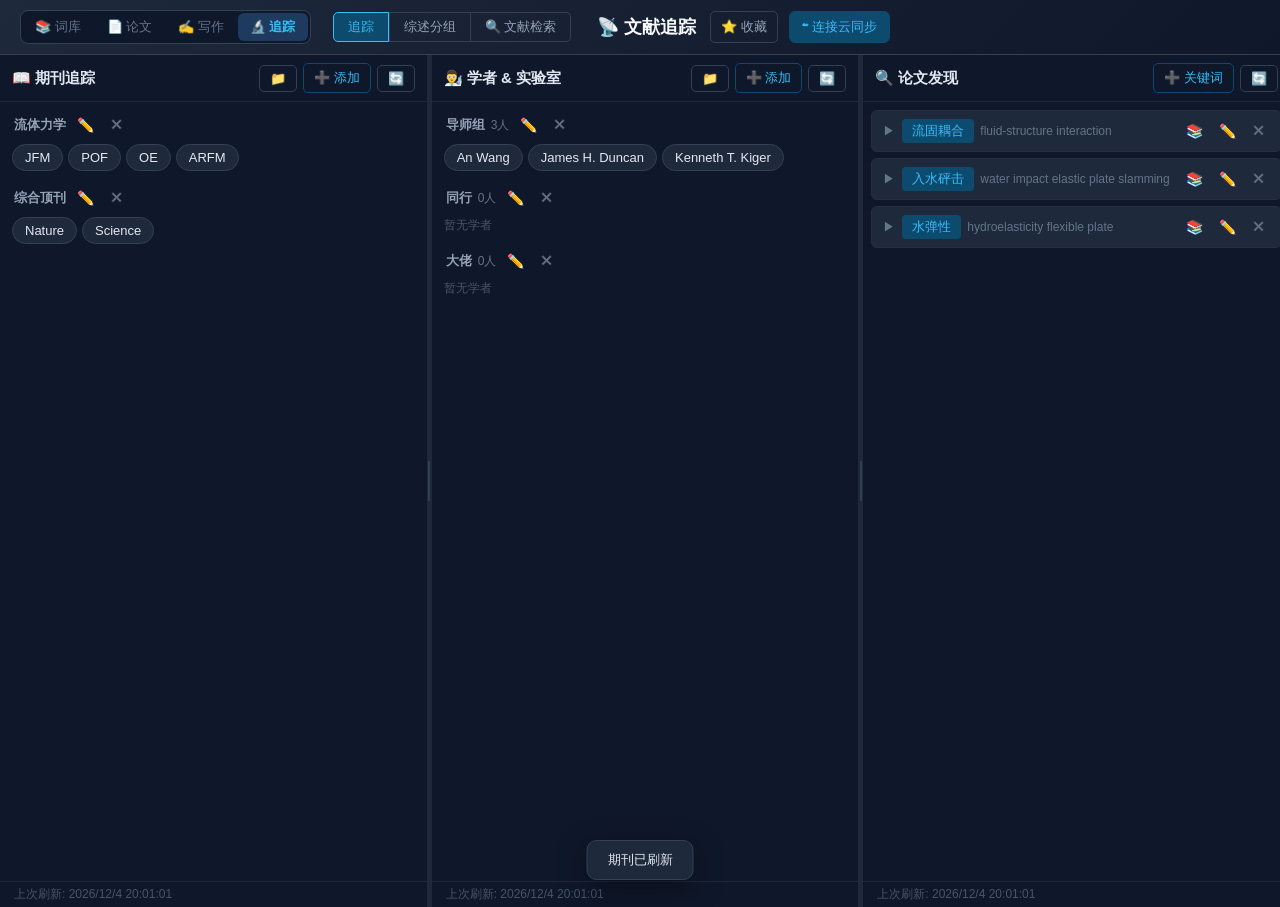
<file: tracker.html>
<!DOCTYPE html>
<html lang="zh-CN">
<head>
<meta charset="UTF-8">
<meta name="viewport" content="width=device-width, initial-scale=1.0">
<meta http-equiv="Cache-Control" content="no-cache, no-store, must-revalidate">
<meta http-equiv="Pragma" content="no-cache">
<meta http-equiv="Expires" content="0">
<title>学术工具 · 文献追踪</title>
<link rel="stylesheet" href="shared/theme.css?v=1794502368">
<link rel="stylesheet" href="shared/tracker.css?v=1794502368">
</head>
<body>

<div class="topbar">
  <div class="nav-tabs" id="navTabs"></div>
  <div class="view-tabs">
    <button class="view-tab active" data-view="tracking" onclick="Tracker.switchView('tracking')">追踪</button>
    <button class="view-tab" data-view="topics" onclick="Tracker.switchView('topics')">综述分组</button>
    <button class="view-tab" data-view="search" onclick="Tracker.switchView('search')">🔍 文献检索</button>
  </div>
  <h1>📡 文献追踪</h1>
  <div class="actions">
    <button class="panel-btn" onclick="Tracker.showBookmarks()" title="查看收藏的文章" style="margin-right:6px">⭐ 收藏</button>
    <span id="syncButtonsArea"></span>
  </div>
</div>

<!-- Tracking View (3 panels) -->
<div class="tracker-container" id="trackingView">
  <!-- Panel 1: Journals -->
  <div class="tracker-panel">
    <div class="panel-header">
      <h3>📖 期刊追踪</h3>
      <div class="spacer"></div>
      <button class="panel-btn" onclick="Tracker.addJournalGroup()" title="新建分组">📁</button>
      <button class="panel-btn primary" onclick="Tracker.showAddJournal()">➕ 添加</button>
      <button class="panel-btn" onclick="Tracker.refreshJournals()">🔄</button>
    </div>
    <div class="panel-body" id="journalBody"><div class="empty-state">加载中...</div></div>
    <div class="last-refresh" id="journalRefreshTime"></div>
  </div>

  <div class="panel-resize-handle" data-index="0"></div>

  <!-- Panel 2: Scholars -->
  <div class="tracker-panel">
    <div class="panel-header">
      <h3>👨‍🔬 学者 & 实验室</h3>
      <div class="spacer"></div>
      <button class="panel-btn" onclick="Tracker.showAddGroup()" title="新建分组">📁</button>
      <button class="panel-btn primary" onclick="Tracker.showAddScholar()">➕ 添加</button>
      <button class="panel-btn" onclick="Tracker.refreshScholars()">🔄</button>
    </div>
    <div class="panel-body" id="scholarBody"><div class="empty-state">加载中...</div></div>
    <div class="last-refresh" id="scholarRefreshTime"></div>
  </div>

  <div class="panel-resize-handle" data-index="1"></div>

  <!-- Panel 3: Discovery -->
  <div class="tracker-panel">
    <div class="panel-header">
      <h3>🔍 论文发现</h3>
      <div class="spacer"></div>
      <button class="panel-btn primary" onclick="Tracker.showAddKeyword()">➕ 关键词</button>
      <button class="panel-btn" onclick="Tracker.refreshDiscoveries()">🔄</button>
    </div>
    <div class="panel-body" id="discoveryBody"><div class="empty-state">加载中...</div></div>
    <div class="last-refresh" id="discoveryRefreshTime"></div>
  </div>
</div>

<!-- Topics View (综述分组) -->
<div id="topicsView" style="display:none">
  <div class="topics-view">
    <div class="topics-header">
      <h3>📑 综述分组</h3>
      <div style="flex:1"></div>
      <button class="panel-btn primary" onclick="Tracker.addTopicGroup()">➕ 新建分组</button>
      <button class="panel-btn" onclick="Tracker.exportTopicsMd()" style="margin-left:4px">📤 导出 Markdown</button>
    </div>
    <div id="topicsBody"></div>
  </div>
</div>

<!-- Search View (文献检索) -->
<div id="searchView" style="display:none">
  <div class="topics-view">
    <div class="topics-header">
      <h3>🔍 文献检索</h3>
      <div style="flex:1"></div>
      <span style="font-size:12px;color:#64748b">在已追踪的期刊中搜索</span>
    </div>
    <div style="padding:16px">
      <div style="display:flex;gap:8px;margin-bottom:12px">
        <input id="litSearchInput" class="search-box" placeholder="输入关键词，例如：water jet impact hyperelastic" style="flex:1;font-size:14px;padding:10px 14px" onkeydown="if(event.key==='Enter')Tracker.doLitSearch()">
        <button class="panel-btn primary" onclick="Tracker.doLitSearch()" style="padding:8px 16px;font-size:13px">搜索</button>
      </div>
      <div style="display:flex;gap:6px;flex-wrap:wrap;margin-bottom:12px;align-items:center" id="litSearchJournalFilter">
        <span style="font-size:12px;color:#94a3b8;margin-right:4px">期刊范围：</span>
      </div>
      <div style="display:flex;gap:8px;margin-bottom:12px;align-items:center">
        <label style="font-size:12px;color:#94a3b8">年份：</label>
        <select id="litSearchYear" style="background:#1e293b;color:#e2e8f0;border:1px solid #334155;border-radius:4px;padding:4px 8px;font-size:12px">
          <option value="3">近3年</option>
          <option value="5" selected>近5年</option>
          <option value="10">近10年</option>
          <option value="0">不限</option>
        </select>
        <label style="font-size:12px;color:#94a3b8;margin-left:12px">排序：</label>
        <select id="litSearchSort" style="background:#1e293b;color:#e2e8f0;border:1px solid #334155;border-radius:4px;padding:4px 8px;font-size:12px">
          <option value="relevance_score:desc">相关度</option>
          <option value="cited_by_count:desc">被引量</option>
          <option value="publication_date:desc">最新发表</option>
        </select>
        <label style="font-size:12px;color:#94a3b8;margin-left:12px">数量：</label>
        <select id="litSearchCount" style="background:#1e293b;color:#e2e8f0;border:1px solid #334155;border-radius:4px;padding:4px 8px;font-size:12px">
          <option value="15">15</option>
          <option value="25" selected>25</option>
          <option value="50">50</option>
        </select>
      </div>
    </div>
    <div id="litSearchResults" style="padding:0 16px 16px"></div>
  </div>
</div>

<!-- Search Modal -->
<div class="modal-overlay" id="searchModalOverlay" onclick="if(event.target===this)Tracker.closeSearchModal()">
  <div class="modal-box">
    <div class="modal-header"><h4 id="searchModalTitle">搜索</h4><button class="modal-close" onclick="Tracker.closeSearchModal()">&times;</button></div>
    <div class="group-select-wrap" id="groupSelectWrap" style="display:none"><select class="group-select" id="groupSelect"></select></div>
    <div style="padding:12px 16px"><input class="search-input" id="searchInput" placeholder="输入关键词搜索..." autocomplete="off"></div>
    <div class="search-results" id="searchResults"><div class="search-empty">输入关键词开始搜索</div></div>
  </div>
</div>

<!-- Keyword Modal -->
<div class="modal-overlay" id="keywordModalOverlay" onclick="if(event.target===this)Tracker.closeKeywordModal()">
  <div class="modal-box" style="max-height:280px">
    <div class="modal-header"><h4>添加关键词组</h4><button class="modal-close" onclick="Tracker.closeKeywordModal()">&times;</button></div>
    <div style="padding:12px 16px"><label style="font-size:13px;color:#94a3b8;display:block;margin-bottom:4px">标签名称</label><input class="search-input" id="kwLabelInput" placeholder="如: 流固耦合"></div>
    <div style="padding:0 16px"><label style="font-size:13px;color:#94a3b8;display:block;margin-bottom:4px">搜索关键词（英文）</label><input class="search-input" id="kwTermsInput" placeholder="如: fluid-structure interaction slamming"></div>
    <div style="padding:12px 16px;text-align:right"><button class="panel-btn primary" onclick="Tracker.addKeywordGroup()" style="padding:6px 16px">确认添加</button></div>
  </div>
</div>

<!-- Group Modal -->
<div class="modal-overlay" id="groupModalOverlay" onclick="if(event.target===this)Tracker.closeGroupModal()">
  <div class="modal-box" style="max-height:200px">
    <div class="modal-header"><h4>新建学者分组</h4><button class="modal-close" onclick="Tracker.closeGroupModal()">&times;</button></div>
    <div style="padding:12px 16px"><input class="search-input" id="groupNameInput" placeholder="分组名称，如: 导师组、同行"></div>
    <div style="padding:0 16px 14px;text-align:right"><button class="panel-btn primary" onclick="Tracker.addScholarGroup()" style="padding:6px 16px">创建</button></div>
  </div>
</div>

<!-- Edit Modal -->
<div class="modal-overlay" id="editModalOverlay" onclick="if(event.target===this)Tracker.closeEditModal()">
  <div class="modal-box" style="max-height:420px">
    <div class="modal-header"><h4 id="editModalTitle">编辑</h4><button class="modal-close" onclick="Tracker.closeEditModal()">&times;</button></div>
    <div style="padding:12px 16px" id="editFields"></div>
    <div style="padding:0 16px 14px;text-align:right"><button class="panel-btn primary" onclick="Tracker.saveEdit()" style="padding:6px 16px">保存</button></div>
  </div>
</div>

<!-- Journal Info Modal -->
<div class="modal-overlay" id="journalInfoOverlay" onclick="if(event.target===this)Tracker.closeJournalInfo()">
  <div class="modal-box" style="max-height:480px">
    <div class="modal-header"><h4 id="journalInfoTitle">期刊信息</h4><button class="modal-close" onclick="Tracker.closeJournalInfo()">&times;</button></div>
    <div style="padding:12px 16px;overflow-y:auto" id="journalInfoContent"></div>
  </div>
</div>

<!-- Bookmarks Modal -->
<div class="modal-overlay" id="bookmarksOverlay" onclick="if(event.target===this)Tracker.closeBookmarks()">
  <div class="modal-box" style="max-height:560px;width:520px">
    <div class="modal-header"><h4>⭐ 收藏文章 <span id="bookmarksCount" style="font-size:11px;color:#64748b;font-weight:normal"></span></h4><button class="modal-close" onclick="Tracker.closeBookmarks()">&times;</button></div>
    <div style="padding:12px 16px;overflow-y:auto;max-height:460px" id="bookmarksContent"></div>
  </div>
</div>

<!-- Citation Chain Modal -->
<div class="modal-overlay" id="citChainOverlay" onclick="if(event.target===this)Tracker.closeCitChain()">
  <div class="modal-box cit-chain-modal">
    <div class="modal-header">
      <button class="cit-chain-back" id="citChainBack" onclick="Tracker.citChainBack()" style="display:none">← 返回</button>
      <h4>🔗 引用链: <span id="citChainTitle"></span></h4>
      <button class="modal-close" onclick="Tracker.closeCitChain()">&times;</button>
    </div>
    <div class="cit-chain-tabs" id="citChainTabs">
      <button class="panel-btn primary" data-tab="citedby" onclick="Tracker.switchCitTab('citedby')">引用了这篇</button>
      <button class="panel-btn" data-tab="refs" onclick="Tracker.switchCitTab('refs')">这篇引用的</button>
    </div>
    <div class="cit-chain-content" id="citChainContent"></div>
  </div>
</div>

<!-- Generic Prompt/Confirm Modal -->
<div class="modal-overlay" id="promptModalOverlay" onclick="if(event.target===this)Tracker._resolvePrompt(null)">
  <div class="modal-box" style="max-height:220px">
    <div class="modal-header"><h4 id="promptModalTitle">提示</h4><button class="modal-close" onclick="Tracker._resolvePrompt(null)">&times;</button></div>
    <div style="padding:12px 16px" id="promptModalBody">
      <input class="search-input" id="promptModalInput" placeholder="">
    </div>
    <div style="padding:0 16px 14px;display:flex;justify-content:flex-end;gap:8px">
      <button class="panel-btn" onclick="Tracker._resolvePrompt(null)">取消</button>
      <button class="panel-btn primary" id="promptModalOk" onclick="Tracker._resolvePromptOk()" style="padding:6px 16px">确认</button>
    </div>
  </div>
</div>

<div class="toast" id="toast"></div>

<script src="shared/utils.js?v=1794502368"></script>
<script src="shared/sync.js?v=1794502368"></script>
<script src="shared/tracker.js?v=1794502368"></script>
<script>
  renderNavTabs("tracker");
  registerSyncApp({
    id: "tracker", gistFile: "fsi_tracker_sync.json", syncTsKey: "fsi_tracker_last_sync_ts",
    getLocalData: () => {
      const d = Object.assign({}, Tracker.data);
      d.bookmarks = Tracker._getBookmarks();
      d.notes = Tracker._getNotes();
      d.topics = Tracker._getTopics();
      return d;
    },
    applyRemoteData: (r) => {
      if (!r || !r.journalGroups || !r.scholarGroups || !r.keywordGroups) return;
      const local = Tracker.data;
      // --- Merge journalGroups by group id, journals by openalex_id ---
      const mergedJG = [...local.journalGroups];
      r.journalGroups.forEach(rg => {
        const lg = mergedJG.find(g => g.id === rg.id);
        if (!lg) { mergedJG.push(rg); return; }
        (rg.journals || []).forEach(rj => {
          if (!lg.journals.some(lj => lj.openalex_id === rj.openalex_id)) lg.journals.push(rj);
          else { const idx = lg.journals.findIndex(lj => lj.openalex_id === rj.openalex_id); if (rj.articles && rj.articles.length) lg.journals[idx].articles = rj.articles; }
        });
      });
      // --- Merge scholarGroups by group id, scholars by openalex_id ---
      const mergedSG = [...local.scholarGroups];
      r.scholarGroups.forEach(rg => {
        const lg = mergedSG.find(g => g.id === rg.id);
        if (!lg) { mergedSG.push(rg); return; }
        (rg.scholars || []).forEach(rs => {
          if (!lg.scholars.some(ls => ls.openalex_id === rs.openalex_id)) lg.scholars.push(rs);
          else { const idx = lg.scholars.findIndex(ls => ls.openalex_id === rs.openalex_id); if (rs.articles && rs.articles.length) lg.scholars[idx].articles = rs.articles; }
        });
      });
      // --- Merge keywordGroups by id ---
      const mergedKG = [...local.keywordGroups];
      r.keywordGroups.forEach(rk => {
        const lk = mergedKG.find(k => k.id === rk.id);
        if (!lk) { mergedKG.push(rk); return; }
        if (rk.results && rk.results.length) lk.results = rk.results;
      });
      Tracker.data = { journalGroups: mergedJG, scholarGroups: mergedSG, keywordGroups: mergedKG, lastRefresh: r.lastRefresh || local.lastRefresh };
      // --- Merge bookmarks by DOI ---
      if (r.bookmarks) {
        const localBM = Tracker._getBookmarks();
        const merged = [...localBM];
        r.bookmarks.forEach(rb => { if (!merged.some(lb => lb.doi === rb.doi)) merged.push(rb); });
        Tracker._saveBookmarks(merged);
      }
      // --- Merge notes by DOI (local priority) ---
      if (r.notes) {
        const localNotes = Tracker._getNotes();
        const mergedNotes = Object.assign({}, r.notes, localNotes);
        Tracker._saveNotes(mergedNotes);
      }
      // --- Merge topics by group id, papers by DOI ---
      if (r.topics) {
        const localTopics = Tracker._getTopics();
        const mergedTopics = [...localTopics];
        r.topics.forEach(rt => {
          const lt = mergedTopics.find(t => t.id === rt.id);
          if (!lt) { mergedTopics.push(rt); return; }
          (rt.papers || []).forEach(rp => {
            if (!lt.papers.some(lp => lp.doi === rp.doi)) lt.papers.push(rp);
          });
        });
        Tracker._saveTopics(mergedTopics);
      }
      Tracker.save(); Tracker.render();
    },
    onSyncComplete: () => showToast("追踪数据已同步")
  });
  Tracker.load(); Tracker.render(); initSync();
  if (!Tracker.data.lastRefresh || Date.now() - Tracker.data.lastRefresh > 3600000) Tracker.refreshAll();

  // Prompt modal Enter key
  document.getElementById("promptModalInput").addEventListener("keydown", (e) => {
    if (e.key === "Enter") Tracker._resolvePromptOk();
    if (e.key === "Escape") Tracker._resolvePrompt(null);
  });

  // ==================== Panel Resize Drag ====================
  (function() {
    const WIDTHS_KEY = 'fsi_tracker_panel_widths';
    const container = document.getElementById('trackingView');
    const handles = container.querySelectorAll('.panel-resize-handle');
    const panels = container.querySelectorAll('.tracker-panel');
    if (panels.length < 2) return;

    // Restore saved widths
    try {
      const saved = JSON.parse(localStorage.getItem(WIDTHS_KEY));
      if (saved && saved.length === panels.length) {
        panels.forEach((p, i) => { p.style.flex = 'none'; p.style.width = saved[i] + '%'; });
      } else {
        panels.forEach(p => { p.style.flex = 'none'; p.style.width = (100 / panels.length) + '%'; });
      }
    } catch(e) {
      panels.forEach(p => { p.style.flex = 'none'; p.style.width = (100 / panels.length) + '%'; });
    }

    function saveWidths() {
      const cw = container.clientWidth;
      const widths = Array.from(panels).map(p => +(p.clientWidth / cw * 100).toFixed(2));
      try { localStorage.setItem(WIDTHS_KEY, JSON.stringify(widths)); } catch(e){}
    }

    handles.forEach((handle) => {
      const idx = parseInt(handle.dataset.index);
      let startX, startLeftW, startRightW;

      handle.addEventListener('mousedown', (e) => {
        e.preventDefault();
        handle.classList.add('dragging');
        startX = e.clientX;
        startLeftW = panels[idx].clientWidth;
        startRightW = panels[idx + 1].clientWidth;
        document.body.style.cursor = 'col-resize';
        document.body.style.userSelect = 'none';

        function onMove(ev) {
          const dx = ev.clientX - startX;
          const newLeft = Math.max(120, startLeftW + dx);
          const newRight = Math.max(120, startRightW - dx);
          const cw = container.clientWidth;
          panels[idx].style.width = (newLeft / cw * 100) + '%';
          panels[idx + 1].style.width = (newRight / cw * 100) + '%';
        }
        function onUp() {
          handle.classList.remove('dragging');
          document.body.style.cursor = '';
          document.body.style.userSelect = '';
          document.removeEventListener('mousemove', onMove);
          document.removeEventListener('mouseup', onUp);
          saveWidths();
        }
        document.addEventListener('mousemove', onMove);
        document.addEventListener('mouseup', onUp);
      });
    });
  })();
</script>
</body>
</html>
</file>
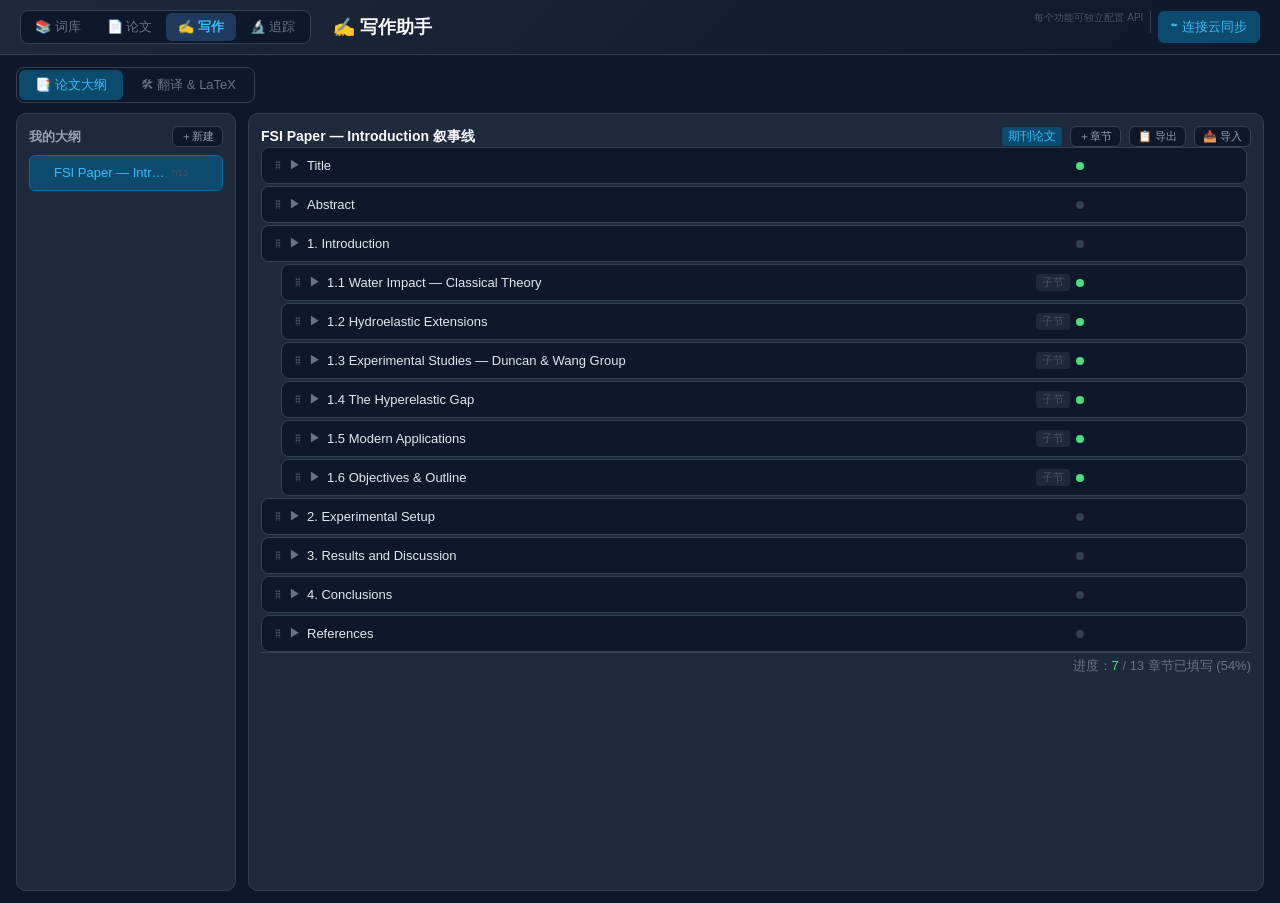
<file: writing.html>
<!DOCTYPE html>
<html lang="zh-CN">
<head>
<meta charset="UTF-8">
<meta name="viewport" content="width=device-width, initial-scale=1.0">
<meta http-equiv="Cache-Control" content="no-cache, no-store, must-revalidate">
<meta http-equiv="Pragma" content="no-cache">
<meta http-equiv="Expires" content="0">
<title>学术工具 · 写作助手</title>
<link rel="stylesheet" href="shared/theme.css?v=1794502368">
<style>
/* ==================== Writing Assistant Layout ==================== */
.writing-container {
  display: flex; flex-direction: column; height: calc(100vh - 52px);
  padding: 12px 16px; gap: 10px;
}
.mode-tabs {
  display: flex; gap: 2px; background: #0f172a; border: 1px solid #334155;
  border-radius: 8px; padding: 2px; align-self: flex-start;
}
.mode-tab {
  padding: 6px 16px; font-size: 13px; color: #64748b; border-radius: 6px;
  cursor: pointer; transition: all 0.15s; white-space: nowrap; border: none; background: none;
}
.mode-tab:hover { color: #94a3b8; background: #1e293b; }
.mode-tab.active { background: #0c4a6e; color: #38bdf8; }

/* Panels */
.writing-panel {
  flex: 1; display: none; gap: 12px; min-height: 0;
}
.writing-panel.active { display: flex; }

/* Translation Panel - left/right */
.trans-left, .trans-right {
  flex: 1; display: flex; flex-direction: column; gap: 8px;
  background: #1e293b; border: 1px solid #334155; border-radius: 10px; padding: 12px;
}
.panel-label {
  font-size: 13px; font-weight: 600; color: #94a3b8;
  display: flex; align-items: center; gap: 6px;
}
.panel-label .badge {
  font-size: 12px; background: #0c4a6e; color: #38bdf8; padding: 1px 6px;
  border-radius: 4px; font-weight: 400;
}
.writing-ta {
  flex: 1; background: #0f172a; border: 1px solid #334155; border-radius: 8px;
  padding: 12px; font-size: 14px; color: #e2e8f0; resize: none; outline: none;
  font-family: 'Georgia', 'Noto Serif SC', serif; line-height: 1.7;
}
.writing-ta:focus { border-color: #38bdf8; }
.writing-ta::placeholder { color: #475569; }
.panel-actions {
  display: flex; gap: 6px; align-items: center; flex-wrap: wrap;
}
.char-count { font-size: 12px; color: #475569; margin-left: auto; }

/* LaTeX Panel - top/bottom */
.latex-panel { flex-direction: column; }
.latex-top {
  display: flex; gap: 10px; align-items: center; flex-wrap: wrap;
}
.latex-mode-switch {
  display: flex; gap: 2px; background: #0f172a; border: 1px solid #334155;
  border-radius: 6px; padding: 2px;
}
.latex-mode-btn {
  padding: 5px 12px; font-size: 13px; color: #64748b; border-radius: 4px;
  cursor: pointer; border: none; background: none; transition: all 0.15s;
}
.latex-mode-btn:hover { color: #94a3b8; }
.latex-mode-btn.active { background: #0c4a6e; color: #38bdf8; }
.latex-io {
  flex: 1; display: flex; gap: 12px; min-height: 0;
}
.latex-in, .latex-out {
  flex: 1; display: flex; flex-direction: column; gap: 8px;
  background: #1e293b; border: 1px solid #334155; border-radius: 10px; padding: 12px;
}
.latex-out .writing-ta {
  font-family: 'Fira Code', 'Consolas', monospace; font-size: 14px; color: #4ade80;
}

/* Image upload zone */
.img-upload-zone {
  flex: 1; display: flex; flex-direction: column; align-items: center;
  justify-content: center; gap: 10px;
  background: #0f172a; border: 2px dashed #334155; border-radius: 10px;
  cursor: pointer; transition: all 0.2s; min-height: 200px;
}
.img-upload-zone:hover { border-color: #38bdf8; background: #0f172a; }
.img-upload-zone.has-image { border-style: solid; }
.img-upload-zone img {
  max-width: 100%; max-height: 300px; border-radius: 6px;
}
.img-upload-icon { font-size: 36px; }
.img-upload-hint { font-size: 12px; color: #475569; }

/* Loading spinner */
.writing-loading {
  display: inline-flex; align-items: center; gap: 6px;
  font-size: 12px; color: #38bdf8;
}
.writing-loading::before {
  content: ""; width: 14px; height: 14px; border: 2px solid #38bdf8;
  border-top-color: transparent; border-radius: 50%;
  animation: spin 0.8s linear infinite;
}
/* spin animation in shared/theme.css */

/* Settings modal */
.settings-overlay {
  position: fixed; inset: 0; background: rgba(0,0,0,0.6); z-index: 200;
  display: none; align-items: center; justify-content: center;
}
.settings-overlay.show { display: flex; }
.settings-modal {
  background: #1e293b; border: 1px solid #334155; border-radius: 12px;
  padding: 20px; width: 420px; max-width: 90vw;
}
.settings-modal h3 { font-size: 15px; margin-bottom: 14px; color: #f8fafc; }
.settings-modal label { display: block; font-size: 13px; color: #94a3b8; margin: 10px 0 4px; }
.settings-modal select, .settings-modal input[type="text"], .settings-modal input[type="password"] {
  width: 100%; background: #0f172a; border: 1px solid #334155; border-radius: 6px;
  padding: 7px 10px; font-size: 14px; color: #e2e8f0; outline: none;
}
.settings-modal select:focus, .settings-modal input:focus { border-color: #38bdf8; }
.settings-modal .modal-actions { display: flex; gap: 8px; margin-top: 16px; justify-content: flex-end; }

/* Responsive */
@media (max-width: 768px) {
  .writing-panel { flex-direction: column; }
  .latex-io { flex-direction: column; }
}

/* Toast — uses shared .toast from theme.css + utils.js showToast() */

/* Feature model tag */
.feat-model-tag {
  font-size: 11px; color: #64748b; background: #0f172a; border: 1px solid #334155;
  border-radius: 4px; padding: 1px 6px; white-space: nowrap;
}
.feat-model-tag:empty { display: none; }

/* Anti-AI words list */
.anti-ai-hint {
  font-size: 12px; color: #475569; margin-top: 4px; line-height: 1.4;
}

/* ==================== Three-Column Tools Panel ==================== */
.tools-layout {
  display: flex; flex: 1; min-height: 0; overflow: hidden;
}
.tools-col {
  display: flex; flex-direction: column; gap: 8px;
  background: #1e293b; border: 1px solid #334155; border-radius: 10px; padding: 12px;
  min-width: 0; overflow: hidden;
}
.tools-resize-handle {
  width: 5px; flex-shrink: 0; background: #1e293b; cursor: col-resize;
  transition: background 0.15s; position: relative; z-index: 5;
  border-radius: 0;
}
.tools-resize-handle:hover, .tools-resize-handle.dragging { background: #38bdf8; }
.tools-out-box {
  display: flex; flex-direction: column; gap: 6px; min-height: 0; flex: 1;
}
.tools-out-box .writing-ta { flex: 1; min-height: 60px; }
.img-upload-zone.mini {
  min-height: 100px; flex: none;
}

@media (max-width: 768px) {
  .tools-layout { flex-direction: column; }
  .tools-resize-handle { display: none; }
}

/* ==================== Translation Dictionary ==================== */
.trans-dict-section {
  border-top: 1px solid #334155; padding-top: 8px; margin-top: 4px;
}
.trans-dict-header {
  display: flex; align-items: center; gap: 6px; cursor: pointer; user-select: none;
}
.trans-dict-header .arrow { font-size: 12px; color: #64748b; transition: transform 0.2s; }
.trans-dict-header .arrow.open { transform: rotate(90deg); }
.trans-dict-header .dict-title { font-size: 13px; font-weight: 600; color: #94a3b8; flex: 1; }
.trans-dict-header .dict-count { font-size: 12px; color: #475569; }
.trans-dict-body { display: none; margin-top: 6px; }
.trans-dict-body.open { display: block; }
.dict-list {
  max-height: 180px; overflow-y: auto; display: flex; flex-direction: column; gap: 2px;
  margin-bottom: 6px;
}
.dict-entry {
  display: flex; align-items: center; gap: 4px; font-size: 13px;
  padding: 3px 6px; border-radius: 4px; background: #0f172a;
}
.dict-entry:hover { background: #1a2540; }
.dict-entry .dict-zh { color: #e2e8f0; min-width: 60px; max-width: 120px; overflow: hidden; text-overflow: ellipsis; white-space: nowrap; }
.dict-entry .dict-arrow { color: #475569; font-size: 12px; }
.dict-entry .dict-en { color: #4ade80; flex: 1; overflow: hidden; text-overflow: ellipsis; white-space: nowrap; }
.dict-entry .dict-del {
  opacity: 0; color: #f87171; cursor: pointer; font-size: 12px; padding: 0 2px;
}
.dict-entry:hover .dict-del { opacity: 1; }
.dict-add-row {
  display: flex; gap: 4px; align-items: center;
}
.dict-add-row input {
  flex: 1; background: #0f172a; border: 1px solid #334155; border-radius: 4px;
  padding: 5px 8px; font-size: 13px; color: #e2e8f0; outline: none; min-width: 0;
}
.dict-add-row input:focus { border-color: #38bdf8; }
.dict-add-row input::placeholder { color: #334155; }
.dict-add-btn {
  background: #0c4a6e; border: none; color: #38bdf8; font-size: 13px;
  padding: 5px 10px; border-radius: 4px; cursor: pointer; white-space: nowrap;
}
.dict-add-btn:hover { background: #0369a1; }

/* ==================== Outline Panel ==================== */
.outline-container {
  flex: 1; display: flex; gap: 12px; min-height: 0;
}
.outline-sidebar {
  width: 220px; min-width: 180px; display: flex; flex-direction: column; gap: 8px;
  background: #1e293b; border: 1px solid #334155; border-radius: 10px; padding: 12px;
}
.outline-sidebar-title {
  font-size: 13px; font-weight: 600; color: #94a3b8;
  display: flex; align-items: center; justify-content: space-between;
}
.outline-project-list {
  flex: 1; overflow-y: auto; display: flex; flex-direction: column; gap: 4px;
}
.outline-project-item {
  padding: 8px 10px; border-radius: 6px; cursor: pointer; font-size: 13px;
  color: #94a3b8; border: 1px solid transparent; transition: all 0.15s;
  display: flex; align-items: center; justify-content: space-between; gap: 4px;
}
.outline-project-item:hover { background: #0f172a; color: #e2e8f0; }
.outline-project-item.active { background: #0c4a6e; color: #38bdf8; border-color: #0369a1; }
.outline-project-item .proj-name { flex: 1; overflow: hidden; text-overflow: ellipsis; white-space: nowrap; }
.outline-project-item .proj-del {
  opacity: 0; font-size: 12px; color: #f87171; cursor: pointer; padding: 2px 4px;
}
.outline-project-item:hover .proj-del { opacity: 1; }
.outline-project-item .proj-drag {
  cursor: grab; color: #334155; font-size: 12px; padding: 0 2px; user-select: none;
  opacity: 0; transition: opacity 0.15s;
}
.outline-project-item:hover .proj-drag { opacity: 1; }
.outline-project-item .proj-drag:active { cursor: grabbing; }
.outline-project-item.proj-dragging { opacity: 0.4; }
.outline-project-item.proj-drag-over-top { border-top: 2px solid #38bdf8; }
.outline-project-item.proj-drag-over-bottom { border-bottom: 2px solid #38bdf8; }
.outline-main {
  flex: 1; display: flex; flex-direction: column; gap: 8px;
  background: #1e293b; border: 1px solid #334155; border-radius: 10px; padding: 12px;
  min-height: 0;
}
.outline-main-header {
  display: flex; align-items: center; gap: 8px; flex-wrap: wrap;
}
.outline-main-header h3 {
  font-size: 14px; color: #f8fafc; margin: 0; flex: 1;
}
.outline-main-header .badge { font-size: 12px; background: #0c4a6e; color: #38bdf8; padding: 1px 6px; border-radius: 4px; }
.outline-sections {
  flex: 1; overflow-y: auto; display: flex; flex-direction: column; gap: 2px;
  padding-right: 4px;
}
.outline-empty {
  flex: 1; display: flex; align-items: center; justify-content: center;
  color: #475569; font-size: 13px; flex-direction: column; gap: 8px;
}
.outline-empty .big-icon { font-size: 48px; opacity: 0.3; }
.outline-section {
  border: 1px solid #334155; border-radius: 8px; overflow: hidden;
  transition: border-color 0.15s, opacity 0.15s, transform 0.15s;
}
.outline-section:hover { border-color: #475569; }
.outline-section.editing { border-color: #38bdf8; }
.outline-section.dragging { opacity: 0.4; }
.outline-section.drag-over-top { border-top: 2px solid #38bdf8; }
.outline-section.drag-over-bottom { border-bottom: 2px solid #38bdf8; }
.section-header .sec-drag {
  cursor: grab; color: #475569; font-size: 14px; padding: 0 2px; user-select: none;
  transition: color 0.15s;
}
.section-header .sec-drag:hover { color: #94a3b8; }
.section-header .sec-drag:active { cursor: grabbing; }
.section-header {
  display: flex; align-items: center; gap: 6px; padding: 8px 10px;
  cursor: pointer; user-select: none; background: #0f172a;
}
.section-header .arrow {
  font-size: 12px; color: #64748b; transition: transform 0.2s; width: 12px; text-align: center;
}
.section-header .arrow.open { transform: rotate(90deg); }
.section-header .sec-title {
  flex: 1; font-size: 13px; color: #e2e8f0; font-weight: 500;
}
.section-header .sec-level {
  font-size: 11px; color: #475569; background: #1e293b; padding: 1px 6px; border-radius: 3px;
}
.section-header .sec-status {
  font-size: 12px; width: 8px; height: 8px; border-radius: 50%;
}
.section-header .sec-status.empty { background: #334155; }
.section-header .sec-status.partial { background: #f59e0b; }
.section-header .sec-status.done { background: #4ade80; }
.section-header .sec-actions {
  display: flex; gap: 2px; opacity: 0; transition: opacity 0.15s;
}
.section-header:hover .sec-actions { opacity: 1; }
.section-header .sec-actions button {
  background: none; border: none; color: #64748b; font-size: 13px;
  cursor: pointer; padding: 2px 4px; border-radius: 3px;
}
.section-header .sec-actions button:hover { color: #e2e8f0; background: #334155; }
.section-body {
  display: none; padding: 0 10px 10px;
}
.section-body.open { display: block; }
.section-body textarea {
  width: 100%; min-height: 200px; background: #0f172a; border: 1px solid #334155;
  border-radius: 6px; padding: 10px; font-size: 14px; color: #e2e8f0;
  resize: vertical; outline: none; font-family: 'Georgia', 'Noto Serif SC', serif; line-height: 1.7;
  overflow-y: hidden; /* auto-grow: hide scrollbar, let JS handle height */
}
.section-body textarea:focus { border-color: #38bdf8; }
.section-body textarea::placeholder { color: #475569; }
.section-body .sec-hint {
  font-size: 12px; color: #475569; margin-top: 4px; line-height: 1.4;
}
/* Markdown preview mode */
.section-body .sec-preview {
  background: #0f172a; border: 1px solid #334155; border-radius: 6px;
  padding: 12px 14px; font-size: 14px; color: #e2e8f0; line-height: 1.7;
  min-height: 200px; overflow-y: auto; max-height: 600px;
}
.section-body .sec-preview strong { color: #38bdf8; }
.section-body .sec-preview em { color: #94a3b8; font-style: italic; }
.section-body .sec-preview code {
  background: #1e293b; padding: 1px 5px; border-radius: 3px; font-size: 12px;
  font-family: 'Fira Code', 'Consolas', monospace; color: #4ade80;
}
.section-body .sec-preview table {
  width: 100%; border-collapse: collapse; margin: 8px 0; font-size: 13px;
}
.section-body .sec-preview th {
  background: #1e293b; color: #38bdf8; font-weight: 600; text-align: left;
  padding: 6px 10px; border: 1px solid #334155;
}
.section-body .sec-preview td {
  padding: 6px 10px; border: 1px solid #334155; color: #e2e8f0; vertical-align: top;
}
.section-body .sec-preview tr:hover td { background: rgba(56,189,248,0.05); }
.section-body .sec-preview blockquote {
  border-left: 3px solid #38bdf8; padding-left: 10px; color: #94a3b8;
  margin: 8px 0; font-style: italic;
}
.section-body .sec-preview h1,.section-body .sec-preview h2,.section-body .sec-preview h3 {
  color: #f8fafc; margin: 12px 0 6px; font-size: 15px;
}
.section-body .sec-preview ul,.section-body .sec-preview ol {
  padding-left: 20px; margin: 4px 0;
}
.section-body .sec-preview li { margin: 2px 0; }
.sec-preview-toggle {
  font-size: 11px; color: #64748b; cursor: pointer; padding: 2px 6px;
  border: 1px solid #334155; border-radius: 4px; background: none;
  transition: all 0.15s;
}
.sec-preview-toggle:hover { color: #38bdf8; border-color: #38bdf8; }
.sec-preview-toggle.active { color: #4ade80; border-color: #166534; background: #052e16; }
.outline-bottom-bar {
  display: flex; gap: 6px; align-items: center; flex-wrap: wrap; padding-top: 4px;
  border-top: 1px solid #334155;
}
.outline-progress {
  font-size: 13px; color: #64748b; margin-left: auto;
}
.outline-progress .filled { color: #4ade80; }

/* Section indent levels */
.outline-section[data-level="1"] { margin-left: 20px; }
.outline-section[data-level="2"] { margin-left: 40px; }

/* Rename input inline */
.rename-input {
  background: #0f172a; border: 1px solid #38bdf8; border-radius: 4px;
  color: #e2e8f0; font-size: 13px; padding: 5px 10px; outline: none; width: 100%;
}

@media (max-width: 768px) {
  .outline-container { flex-direction: column; }
  .outline-sidebar { width: 100%; }
  .outline-section[data-level="1"] { margin-left: 10px; }
  .outline-section[data-level="2"] { margin-left: 20px; }
}
</style>
</head>
<body>

<!-- Top Bar -->
<div class="topbar">
  <div class="nav-tabs" id="navTabs"></div>
  <h1>✍️ 写作助手</h1>
  <div style="flex:1"></div>
  <div class="actions">
    <span style="font-size:10px;color:#475569">每个功能可独立配置 API</span>
    <div class="sep"></div>
    <div id="syncButtonsArea" style="display:flex;gap:4px;align-items:center;"></div>
  </div>
</div>

<!-- Mode Tabs -->
<div class="writing-container">
  <div class="mode-tabs">
    <button class="mode-tab active" onclick="switchMode('outline')">📑 论文大纲</button>
    <button class="mode-tab" onclick="switchMode('tools')">🛠 翻译 & LaTeX</button>
  </div>

  <!-- ==================== Outline Panel (default) ==================== -->
  <div class="writing-panel active" id="panelOutline">
    <div class="outline-container">
      <!-- Left sidebar: project list -->
      <div class="outline-sidebar">
        <div class="outline-sidebar-title">
          我的大纲
          <button class="btn" style="padding:2px 8px;font-size:11px" onclick="outlineNewProject()">＋新建</button>
        </div>
        <div class="outline-project-list" id="outlineProjectList"></div>
      </div>
      <!-- Main: outline editor -->
      <div class="outline-main">
        <div id="outlineMainContent">
          <div class="outline-empty">
            <div class="big-icon">📑</div>
            <div>选择左侧已有大纲，或从模板新建一个</div>
            <div style="font-size:11px;color:#334155">你的写作思路会保存在这里，随时可以和 Claude 讨论</div>
          </div>
        </div>
      </div>
    </div>
  </div>

  <!-- ==================== Tools Panel (3-column draggable) ==================== -->
  <div class="writing-panel" id="panelTools">
    <div class="tools-layout" id="toolsLayout">
      <!-- Column 1: Input -->
      <div class="tools-col" id="toolsColInput" style="flex:1">
        <div class="panel-label">输入 <span class="badge">中文 / 英文 / 图片</span></div>
        <textarea class="writing-ta" id="toolsInput" placeholder="输入中文段落进行翻译...&#10;或输入任意文本转 LaTeX...&#10;&#10;例如：本文研究了弹性板在均匀流中的流固耦合响应。"></textarea>
        <div class="img-upload-zone mini" id="imgUploadZone" onclick="document.getElementById('imgFileInput').click()" style="display:none">
          <div class="img-upload-icon">📷</div>
          <div class="img-upload-hint">点击上传或粘贴公式截图</div>
        </div>
        <input type="file" id="imgFileInput" accept="image/*" style="display:none" onchange="handleImageSelect(event)">
        <div class="panel-actions">
          <button class="btn primary" onclick="doTranslate()">🌐 翻译</button>
          <button class="btn" onclick="doTextToLatexAI()" style="background:#1e293b;border-color:#334155">📐 转 LaTeX</button>
          <button class="btn" onclick="toggleImgUpload()" id="btnImgToggle" style="background:#1e293b;border-color:#334155">📷 公式识别</button>
          <button class="btn" onclick="openFeatureSettings('translate')" title="API 设置">⚙</button>
          <button class="btn" onclick="clearToolsInput()">清空</button>
          <span class="feat-model-tag" id="tagTranslate"></span>
          <div class="char-count" id="toolsInputCount">0 字</div>
        </div>
        <div class="anti-ai-hint">翻译去 AI 味：不用 utilize, leverage, delve, crucial 等词</div>
        <!-- Translation Dictionary -->
        <div class="trans-dict-section">
          <div class="trans-dict-header" onclick="toggleTransDict()">
            <span class="arrow" id="dictArrow">▶</span>
            <span class="dict-title">📖 翻译词库</span>
            <span class="dict-count" id="dictCount">0 条</span>
          </div>
          <div class="trans-dict-body" id="dictBody">
            <div class="dict-list" id="dictList"></div>
            <div class="dict-add-row">
              <input type="text" id="dictAddZh" placeholder="中文" onkeydown="if(event.key==='Enter')addDictEntry()">
              <span style="color:#475569;font-size:10px">→</span>
              <input type="text" id="dictAddEn" placeholder="英文" onkeydown="if(event.key==='Enter')addDictEntry()">
              <button class="dict-add-btn" onclick="addDictEntry()">添加</button>
            </div>
            <div style="font-size:9px;color:#475569;margin-top:4px;line-height:1.3">优先级：词库 → 学术词库 → 自由翻译</div>
          </div>
        </div>
      </div>

      <!-- Resize handle 1 -->
      <div class="tools-resize-handle" data-left="toolsColInput" data-right="toolsColTrans"></div>

      <!-- Column 2: Translation -->
      <div class="tools-col" id="toolsColTrans" style="flex:1">
        <!-- Translation result -->
        <div class="tools-out-box" style="flex:3">
          <div class="panel-label">翻译结果 <span class="badge">学术英语</span></div>
          <textarea class="writing-ta" id="transOutput" placeholder="翻译结果..." style="color:#4ade80"></textarea>
          <div class="panel-actions">
            <button class="btn green" onclick="copyField('transOutput')">📋 复制</button>
            <button class="btn" onclick="transResultToLatex()">📐 转 LaTeX</button>
            <button class="btn" onclick="clearField('transOutput')">清空</button>
            <span id="transStatus"></span>
            <div class="char-count" id="transOutputCount">0 字</div>
          </div>
        </div>
        <!-- Translation reasoning -->
        <div class="tools-out-box" style="flex:2">
          <div class="panel-label">翻译思路 <span class="badge">术语选择 & 句式分析</span></div>
          <textarea class="writing-ta" id="transReasoning" placeholder="翻译思路和术语选择说明..." readonly style="color:#94a3b8;font-size:12px"></textarea>
        </div>
      </div>

      <!-- Resize handle 2 -->
      <div class="tools-resize-handle" data-left="toolsColTrans" data-right="toolsColLatex"></div>

      <!-- Column 3: LaTeX -->
      <div class="tools-col" id="toolsColLatex" style="flex:1">
        <div class="tools-out-box" style="flex:1">
          <div class="panel-label">LaTeX 输出</div>
          <textarea class="writing-ta" id="latexOutput" placeholder="LaTeX 代码将在此显示..." style="font-family:'Fira Code','Consolas',monospace;font-size:13px;color:#4ade80"></textarea>
          <div class="panel-actions">
            <button class="btn green" onclick="copyField('latexOutput')">📋 复制</button>
            <button class="btn" onclick="clearField('latexOutput')">清空</button>
            <span id="latexStatus"></span>
          </div>
        </div>
      </div>
    </div>
  </div>
</div>

<!-- Per-feature Settings Modal -->
<div class="settings-overlay" id="settingsOverlay" onclick="if(event.target===this)closeSettings()">
  <div class="settings-modal">
    <h3 id="setTitle">⚙ API 设置</h3>
    <label>AI 提供商</label>
    <select id="setProvider" onchange="updateModelOptions()">
      <option value="deepseek">DeepSeek（极便宜）</option>
      <option value="gemini">Google Gemini（有免费额度）</option>
      <option value="openai">OpenAI</option>
      <option value="claude">Claude (Anthropic)</option>
    </select>
    <label>模型</label>
    <select id="setModel"></select>
    <label>API Key</label>
    <input type="password" id="setApiKey" placeholder="sk-... / sk-ant-... / AIza...">
    <div id="setKeyHint" style="font-size:10px;color:#475569;margin-top:4px"></div>
    <label>API Endpoint（可选，留空用默认）</label>
    <input type="text" id="setEndpoint" placeholder="https://api.openai.com/v1">
    <div class="modal-actions">
      <button class="btn" onclick="closeSettings()">取消</button>
      <button class="btn primary" onclick="saveFeatureSettings()">保存</button>
    </div>
  </div>
</div>

<!-- Sync Modal (body rendered dynamically by sync.js) -->
<div class="modal-overlay" id="syncModal">
  <div class="modal" style="width:520px;">
    <h2>🔄 多设备云同步</h2>
    <div id="syncModalBody"></div>
    <div class="btn-row"><button class="btn" onclick="closeModal('syncModal')">关闭</button></div>
  </div>
</div>

<!-- Toast handled by shared utils.js -->

<script src="shared/utils.js?v=1794502368"></script>
<script src="shared/sync.js?v=1794502368"></script>
<script>
// ==================== Init ====================
renderNavTabs("writing");

// ==================== API Key Migration ====================
// v2.6 merged separate features (translate, latexAI, latexImg) into one "translate" config.
// Migrate old keys so users don't lose their API settings.
(function migrateApiKeys() {
  const newKey = "fsi_w_translate_key";
  if (localStorage.getItem(newKey)) return; // already has a key, skip
  // Try to recover from old feature keys
  const oldKeys = ["fsi_w_latexAI_key", "fsi_w_latexImg_key"];
  for (const ok of oldKeys) {
    const val = localStorage.getItem(ok);
    if (val) {
      localStorage.setItem(newKey, val);
      // Also migrate provider/model if missing
      ["provider", "model", "endpoint"].forEach(field => {
        const oldField = ok.replace("_key", "_" + field);
        const newField = newKey.replace("_key", "_" + field);
        if (!localStorage.getItem(newField) && localStorage.getItem(oldField)) {
          localStorage.setItem(newField, localStorage.getItem(oldField));
        }
      });
      console.log("[Migration] Recovered API key from " + ok);
      break;
    }
  }
})();

// Register writing settings sync app
registerSyncApp({
  id: "writing",
  gistFile: "fsi_writing_sync.json",
  syncTsKey: "fsi_writing_last_sync_ts",
  getLocalData: function() {
    // Sync per-feature API configs (no keys for security)
    const features = ["translate"];
    const cfg = {};
    features.forEach(function(f) {
      cfg[f] = {
        provider: localStorage.getItem("fsi_w_" + f + "_provider") || "",
        model: localStorage.getItem("fsi_w_" + f + "_model") || "",
        endpoint: localStorage.getItem("fsi_w_" + f + "_endpoint") || ""
      };
    });
    return { version: 1, featureConfigs: cfg };
  },
  applyRemoteData: function(remote) {
    if (!remote || !remote.featureConfigs) return;
    var features = ["translate"];
    features.forEach(function(f) {
      var c = remote.featureConfigs[f];
      if (!c) return;
      if (c.provider) localStorage.setItem("fsi_w_" + f + "_provider", c.provider);
      if (c.model) localStorage.setItem("fsi_w_" + f + "_model", c.model);
      if (c.endpoint) localStorage.setItem("fsi_w_" + f + "_endpoint", c.endpoint);
    });
  },
  onSyncComplete: function() {},
  createGistDescription: "FSI Writing Assistant Sync"
});

initSync();

const toolsInput = document.getElementById("toolsInput");
const transOutput = document.getElementById("transOutput");
const transReasoning = document.getElementById("transReasoning");
const latexOutput = document.getElementById("latexOutput");

// Character counters
toolsInput.addEventListener("input", () => {
  document.getElementById("toolsInputCount").textContent = toolsInput.value.length + " 字";
});
transOutput.addEventListener("input", () => {
  document.getElementById("transOutputCount").textContent = transOutput.value.length + " 字";
});

// ==================== Mode Switching ====================
const MODES = ["outline", "tools"];
function switchMode(mode) {
  document.querySelectorAll(".mode-tab").forEach((t, i) => {
    t.classList.toggle("active", mode === MODES[i]);
  });
  document.getElementById("panelOutline").classList.toggle("active", mode === "outline");
  document.getElementById("panelTools").classList.toggle("active", mode === "tools");
  if (mode === "outline") outlineRender();
}

// Toggle image upload zone
let _imgMode = false;
function toggleImgUpload() {
  _imgMode = !_imgMode;
  document.getElementById("imgUploadZone").style.display = _imgMode ? "flex" : "none";
  document.getElementById("btnImgToggle").style.background = _imgMode ? "#0c4a6e" : "#1e293b";
}

// ==================== Draggable Column Resize ====================
const TOOLS_MIN_W = 160;
const TOOLS_WIDTHS_KEY = "fsi_tools_col_widths";

function setupToolsResize() {
  const handles = document.querySelectorAll(".tools-resize-handle");
  handles.forEach(h => _setupToolsHandle(h));
  // Restore saved widths
  try {
    const saved = JSON.parse(localStorage.getItem(TOOLS_WIDTHS_KEY));
    if (saved) {
      ["toolsColInput","toolsColTrans","toolsColLatex"].forEach(id => {
        if (saved[id]) document.getElementById(id).style.flex = "0 0 " + saved[id] + "%";
      });
    }
  } catch(e) {}
}

function _setupToolsHandle(handle) {
  let startX, leftW0, rightW0, leftPanel, rightPanel, totalW;

  handle.addEventListener("mousedown", e => {
    e.preventDefault();
    leftPanel = document.getElementById(handle.dataset.left);
    rightPanel = document.getElementById(handle.dataset.right);
    if (!leftPanel || !rightPanel) return;

    startX = e.clientX;
    leftW0 = leftPanel.offsetWidth;
    rightW0 = rightPanel.offsetWidth;
    totalW = leftW0 + rightW0;
    handle.classList.add("dragging");
    document.body.style.cursor = "col-resize";
    document.body.style.userSelect = "none";

    const onMove = ev => {
      const dx = ev.clientX - startX;
      let newLeft = Math.max(TOOLS_MIN_W, leftW0 + dx);
      let newRight = totalW - newLeft;
      if (newRight < TOOLS_MIN_W) { newRight = TOOLS_MIN_W; newLeft = totalW - newRight; }
      leftPanel.style.flex = "0 0 " + newLeft + "px";
      rightPanel.style.flex = "0 0 " + newRight + "px";
    };

    const onUp = () => {
      document.removeEventListener("mousemove", onMove);
      document.removeEventListener("mouseup", onUp);
      handle.classList.remove("dragging");
      document.body.style.cursor = "";
      document.body.style.userSelect = "";
      // Convert to percentages for persistence
      const container = document.getElementById("toolsLayout");
      const cw = container.offsetWidth;
      const widths = {};
      ["toolsColInput","toolsColTrans","toolsColLatex"].forEach(id => {
        const el = document.getElementById(id);
        widths[id] = (el.offsetWidth / cw * 100).toFixed(1);
        el.style.flex = "0 0 " + widths[id] + "%";
      });
      localStorage.setItem(TOOLS_WIDTHS_KEY, JSON.stringify(widths));
    };

    document.addEventListener("mousemove", onMove);
    document.addEventListener("mouseup", onUp);
  });
}

// Init resize on page load
document.addEventListener("DOMContentLoaded", () => { setupToolsResize(); });

// Clear unified input
function clearToolsInput() {
  toolsInput.value = "";
  document.getElementById("toolsInputCount").textContent = "0 字";
  clearImage();
}

// Convert translation result to LaTeX
function transResultToLatex() {
  const text = transOutput.value.trim();
  if (!text) { showToast("没有翻译结果可转换"); return; }
  latexOutput.value = convertTextToLatex(text);
  showToast("✅ 翻译结果已转为 LaTeX");
}

// ==================== Vocabulary Loading ====================
let _vocabTerms = null; // cached: [{en, zh}]

async function getVocabTerms() {
  if (_vocabTerms) return _vocabTerms;
  // Helper: extract {en, zh} from vocab categories array
  function _extractTerms(categories) {
    if (!Array.isArray(categories)) return null;
    var terms = [];
    categories.forEach(function(cat) {
      if (cat && Array.isArray(cat.words)) {
        cat.words.forEach(function(w) { terms.push({ en: w[0], zh: w[1] }); });
      }
    });
    return terms.length ? terms : null;
  }
  // Try localStorage first (key is fsi_vocab_data_v1)
  try {
    var raw = localStorage.getItem("fsi_vocab_data_v1");
    if (raw) {
      var local = JSON.parse(raw);
      var t = _extractTerms(local);
      if (t) { _vocabTerms = t; return _vocabTerms; }
    }
  } catch(e) {}
  // Try Gist fallback
  try {
    var gistId = localStorage.getItem("fsi_gh_gist_id") || "";
    var token = localStorage.getItem("fsi_gh_token") || "";
    var headers = token ? { Authorization: "token " + token } : {};
    var resp = await fetch("https://api.github.com/gists/" + gistId, { headers });
    if (resp.ok) {
      var gist = await resp.json();
      var file = gist.files["fsi_vocab_sync.json"];
      if (file) {
        var data = JSON.parse(file.content);
        // Gist stores { vocab: [...categories...], quiz: {...} }
        var cats = data.vocab || data;
        var t2 = _extractTerms(cats);
        if (t2) { _vocabTerms = t2; return _vocabTerms; }
      }
    }
  } catch(e) { console.warn("Vocab fetch failed:", e); }
  _vocabTerms = [];
  return _vocabTerms;
}

function buildTermTable(terms) {
  if (!terms || !terms.length) return "";
  const lines = terms.slice(0, 200).map(t => t.zh + " → " + t.en);
  return lines.join("\n");
}

// ==================== Translation Dictionary ====================
const DICT_KEY = "fsi_trans_dict";
let _transDict = []; // [{zh, en}]

function dictLoad() {
  try {
    const raw = localStorage.getItem(DICT_KEY);
    if (raw) _transDict = JSON.parse(raw);
    if (!Array.isArray(_transDict)) _transDict = [];
  } catch(e) { _transDict = []; }
}

function dictSave() {
  localStorage.setItem(DICT_KEY, JSON.stringify(_transDict));
}

function toggleTransDict() {
  const body = document.getElementById("dictBody");
  const arrow = document.getElementById("dictArrow");
  const isOpen = body.classList.toggle("open");
  arrow.classList.toggle("open", isOpen);
  if (isOpen) dictRender();
}

function dictRender() {
  const list = document.getElementById("dictList");
  document.getElementById("dictCount").textContent = _transDict.length + " 条";
  if (_transDict.length === 0) {
    list.innerHTML = '<div style="font-size:10px;color:#475569;padding:4px">暂无词条，添加你的翻译偏好</div>';
    return;
  }
  list.innerHTML = _transDict.map((d, i) =>
    '<div class="dict-entry">'
    + '<span class="dict-zh" title="' + escHtml(d.zh) + '">' + escHtml(d.zh) + '</span>'
    + '<span class="dict-arrow">→</span>'
    + '<span class="dict-en" title="' + escHtml(d.en) + '">' + escHtml(d.en) + '</span>'
    + '<span class="dict-del" onclick="deleteDictEntry(' + i + ')" title="删除">✕</span>'
    + '</div>'
  ).join("");
}

function addDictEntry() {
  const zhInput = document.getElementById("dictAddZh");
  const enInput = document.getElementById("dictAddEn");
  const zh = zhInput.value.trim();
  const en = enInput.value.trim();
  if (!zh || !en) { showToast("请填写中文和英文"); return; }
  // Check duplicate
  if (_transDict.some(d => d.zh === zh)) {
    // Update existing
    _transDict = _transDict.map(d => d.zh === zh ? { zh, en } : d);
    showToast("✅ 已更新「" + zh + "」的翻译");
  } else {
    _transDict.push({ zh, en });
    showToast("✅ 已添加「" + zh + " → " + en + "」");
  }
  dictSave();
  dictRender();
  zhInput.value = "";
  enInput.value = "";
  zhInput.focus();
}

function deleteDictEntry(idx) {
  const entry = _transDict[idx];
  _transDict.splice(idx, 1);
  dictSave();
  dictRender();
  showToast("已删除「" + entry.zh + "」");
}

function buildDictTable() {
  if (!_transDict || !_transDict.length) return "";
  return _transDict.map(d => d.zh + " → " + d.en).join("\n");
}

// Register dictionary sync
registerSyncApp({
  id: "transdict",
  gistFile: "fsi_transdict_sync.json",
  syncTsKey: "fsi_transdict_last_sync_ts",
  getLocalData: function() {
    return { version: 1, entries: _transDict };
  },
  applyRemoteData: function(remote) {
    if (!remote || !Array.isArray(remote.entries)) return;
    // Merge by zh key: keep local entries, add remote ones that are missing
    var merged = _transDict.slice();
    remote.entries.forEach(function(re) {
      if (!merged.some(function(le) { return le.zh === re.zh; })) merged.push(re);
      else {
        // Update en if remote has different translation
        var idx = merged.findIndex(function(le) { return le.zh === re.zh; });
        if (idx >= 0 && re.en) merged[idx].en = re.en;
      }
    });
    _transDict = merged;
    dictSave();
    dictRender();
  },
  onSyncComplete: function() {},
  createGistDescription: "FSI Translation Dictionary Sync"
});

// Init dictionary
dictLoad();
document.getElementById("dictCount").textContent = _transDict.length + " 条";

// ==================== Per-feature API Config ====================
// Each feature has its own: provider, model, apiKey, endpoint
// localStorage keys: fsi_w_{featureId}_{field}

const FEATURE_META = {
  translate:  { label: "🛠 翻译 & LaTeX" }
};

const MODEL_OPTIONS = {
  deepseek: [
    { value: "deepseek-chat", label: "DeepSeek-V3.2 普通模式（极便宜）" },
    { value: "deepseek-reasoner", label: "DeepSeek-V3.2 深度思考模式" }
  ],
  gemini: [
    { value: "gemini-2.5-flash", label: "Gemini 2.5 Flash（免费，推荐）" },
    { value: "gemini-3-flash-preview", label: "Gemini 3 Flash（免费，最新预览）" },
    { value: "gemini-2.5-flash-lite", label: "Gemini 2.5 Flash-Lite（免费，最快）" }
  ],
  openai: [
    { value: "gpt-4o-mini", label: "GPT-4o Mini（便宜）" },
    { value: "gpt-4o", label: "GPT-4o" },
    { value: "gpt-4.1-mini", label: "GPT-4.1 Mini" },
    { value: "gpt-4.1", label: "GPT-4.1" }
  ],
  claude: [
    { value: "claude-3-5-haiku-20241022", label: "Claude 3.5 Haiku（便宜）" },
    { value: "claude-sonnet-4-20250514", label: "Claude Sonnet 4" },
    { value: "claude-opus-4-20250514", label: "Claude Opus 4" }
  ]
};

function getFeatureConfig(featureId) {
  return {
    provider: localStorage.getItem("fsi_w_" + featureId + "_provider") || "openai",
    model:    localStorage.getItem("fsi_w_" + featureId + "_model") || "",
    apiKey:   localStorage.getItem("fsi_w_" + featureId + "_key") || "",
    endpoint: localStorage.getItem("fsi_w_" + featureId + "_endpoint") || ""
  };
}

function getDefaultModel(provider) {
  const defaults = {
    deepseek: "deepseek-chat",
    gemini: "gemini-2.5-flash",
    openai: "gpt-4o-mini",
    claude: "claude-3-5-haiku-20241022"
  };
  return defaults[provider] || "deepseek-chat";
}

function getDefaultEndpoint(provider) {
  const defaults = {
    deepseek: "https://api.deepseek.com",
    gemini: "https://generativelanguage.googleapis.com",
    openai: "https://api.openai.com/v1",
    claude: "https://api.anthropic.com"
  };
  return defaults[provider] || "https://api.deepseek.com";
}

function getEffectiveModel(cfg) {
  return cfg.model || getDefaultModel(cfg.provider);
}

async function callFeatureAI(featureId, messages, opts) {
  const cfg = getFeatureConfig(featureId);
  if (!cfg.apiKey) {
    throw new Error("请先配置「" + FEATURE_META[featureId].label + "」的 API Key（点击 ⚙ 按钮）");
  }
  const endpoint = cfg.endpoint || getDefaultEndpoint(cfg.provider);
  const model = getEffectiveModel(cfg);
  const mergedOpts = Object.assign({}, opts || {}, { model: model });

  if (cfg.provider === "claude") {
    return callClaude(endpoint, cfg.apiKey, messages, mergedOpts);
  } else if (cfg.provider === "gemini") {
    return callGemini(endpoint, cfg.apiKey, messages, mergedOpts);
  } else {
    // OpenAI-compatible: works for OpenAI, DeepSeek, and any compatible API
    return callOpenAI(endpoint, cfg.apiKey, messages, mergedOpts);
  }
}

async function callOpenAI(endpoint, apiKey, messages, opts) {
  const body = {
    model: (opts && opts.model) || "gpt-4o",
    messages: messages,
    temperature: 0.3
  };
  if (opts && opts.max_tokens) body.max_tokens = opts.max_tokens;

  // DeepSeek & OpenAI-compatible: append /chat/completions if not already in endpoint
  const url = endpoint.includes("/chat/completions") ? endpoint
    : (endpoint.endsWith("/v1") ? endpoint + "/chat/completions"
    : endpoint + "/v1/chat/completions");

  const resp = await fetch(url, {
    method: "POST",
    headers: { "Content-Type": "application/json", "Authorization": "Bearer " + apiKey },
    body: JSON.stringify(body)
  });
  if (!resp.ok) {
    const err = await resp.text();
    throw new Error("API 错误: " + resp.status + " " + err.slice(0, 200));
  }
  const data = await resp.json();
  return data.choices[0].message.content;
}

async function callClaude(endpoint, apiKey, messages, opts) {
  // Convert OpenAI-style messages to Claude format
  const systemMsg = messages.find(m => m.role === "system");
  const userMsgs = messages.filter(m => m.role !== "system");

  const body = {
    model: (opts && opts.model) || "claude-sonnet-4-20250514",
    max_tokens: (opts && opts.max_tokens) || 4096,
    messages: userMsgs.map(m => {
      if (typeof m.content === "string") return { role: m.role, content: m.content };
      return { role: m.role, content: m.content }; // for vision messages
    })
  };
  if (systemMsg) body.system = systemMsg.content;

  const resp = await fetch(endpoint + "/v1/messages", {
    method: "POST",
    headers: {
      "Content-Type": "application/json",
      "x-api-key": apiKey,
      "anthropic-version": "2023-06-01",
      "anthropic-dangerous-direct-browser-access": "true"
    },
    body: JSON.stringify(body)
  });
  if (!resp.ok) {
    const err = await resp.text();
    throw new Error("Claude API 错误: " + resp.status + " " + err.slice(0, 200));
  }
  const data = await resp.json();
  return data.content[0].text;
}

async function callGemini(endpoint, apiKey, messages, opts) {
  const model = (opts && opts.model) || "gemini-2.5-flash";
  const url = endpoint + "/v1beta/models/" + model + ":generateContent?key=" + apiKey;

  // Convert OpenAI-style messages to Gemini format
  const systemMsg = messages.find(m => m.role === "system");
  const userMsgs = messages.filter(m => m.role !== "system");

  const body = {
    contents: userMsgs.map(m => ({
      role: m.role === "assistant" ? "model" : "user",
      parts: typeof m.content === "string" ? [{ text: m.content }] : m.content
    })),
    generationConfig: { temperature: 0.3, maxOutputTokens: (opts && opts.max_tokens) || 4096 }
  };
  if (systemMsg) {
    body.systemInstruction = { parts: [{ text: systemMsg.content }] };
  }

  const resp = await fetch(url, {
    method: "POST",
    headers: { "Content-Type": "application/json" },
    body: JSON.stringify(body)
  });
  if (!resp.ok) {
    const err = await resp.text();
    throw new Error("Gemini API 错误: " + resp.status + " " + err.slice(0, 200));
  }
  const data = await resp.json();
  return data.candidates[0].content.parts[0].text;
}

// ==================== Translation ====================
async function doTranslate() {
  const text = toolsInput.value.trim();
  if (!text) { showToast("请先输入中文内容"); return; }

  const statusEl = document.getElementById("transStatus");
  statusEl.innerHTML = '<span class="writing-loading">翻译中...</span>';
  transOutput.value = "";
  transReasoning.value = "";

  try {
    const terms = await getVocabTerms();
    const termTable = buildTermTable(terms);
    const dictTable = buildDictTable();

    // Build terminology instructions with priority chain:
    // 1. Translation dictionary (highest priority - user's manual preferences)
    // 2. Academic vocabulary (from vocab page)
    // 3. Free academic translation (default)
    let termInstructions = "";
    if (dictTable) {
      termInstructions += "【最高优先级 — 翻译词库】以下是用户手动指定的翻译偏好，遇到对应概念时必须优先使用这些翻译：\n" + dictTable + "\n\n";
    }
    if (termTable) {
      termInstructions += "【次高优先级 — 学术词库】以下是学术专业术语表，翻译词库中没有的术语请使用此表中的翻译：\n" + termTable + "\n\n";
    }
    if (!dictTable && !termTable) {
      termInstructions = "使用准确的 FSI 领域专业术语。";
    } else {
      termInstructions += "以上两个词库都没有涵盖的术语，请按学术英语风格自由翻译。";
    }

    const systemPrompt = `你是一位 FSI（Fluid-Structure Interaction，流固耦合）领域的学术论文写作助手。
请将以下中文翻译为学术英语，用于发表在 Journal of Fluid Mechanics、Journal of Fluids and Structures 等期刊的论文中。

要求：
1. 术语翻译优先级（严格遵守）：
${termInstructions}
2. 语言风格：正式学术英语，简洁精确，一个意思用最少的词表达。
3. 严禁使用以下 AI 味过重的词汇：utilize, leverage, delve, crucial, underscore, notably, furthermore, comprehensive, groundbreaking, encompasses, streamline, intricate, pivotal, facilitate, augment, endeavor, plethora, multifaceted。用更自然的学术表达替代。
4. 句式参考 JFM/PoF 论文的典型写法，避免过于口语化或机械翻译痕迹。

输出格式（严格遵守）：
===TRANSLATION===
（翻译结果）
===REASONING===
（翻译思路：解释关键术语的选择、句式结构的考量、为什么用某个表达而不是另一个，以及任何值得注意的翻译决策。如果使用了翻译词库中的术语，请特别标注。用中文写。）`;

    const messages = [
      { role: "system", content: systemPrompt },
      { role: "user", content: text }
    ];

    const result = await callFeatureAI("translate", messages, { max_tokens: 4096 });

    // Parse structured output
    const transMatch = result.match(/===TRANSLATION===([\s\S]*?)===REASONING===([\s\S]*)/);
    if (transMatch) {
      transOutput.value = transMatch[1].trim();
      transReasoning.value = transMatch[2].trim();
    } else {
      // Fallback: treat entire output as translation
      transOutput.value = result.trim();
      transReasoning.value = "（AI 未按格式返回思路，可重试）";
    }

    statusEl.innerHTML = '<span style="color:#4ade80;font-size:11px">✅ 翻译完成</span>';
    document.getElementById("transOutputCount").textContent = transOutput.value.length + " 字";
  } catch(e) {
    statusEl.innerHTML = '<span style="color:#f87171;font-size:11px">❌ ' + escHtml(e.message) + '</span>';
  }
}

// ==================== Text to LaTeX (Local) ====================
function convertTextToLatex(text) {
  let lines = text.split("\n");
  let result = [];
  let inList = false;

  for (let line of lines) {
    let trimmed = line.trim();
    if (!trimmed) {
      if (inList) { result.push("\\end{itemize}"); inList = false; }
      result.push("");
      continue;
    }

    // Headings: lines starting with # or all-caps short lines
    if (/^#{1,3}\s+(.+)/.test(trimmed)) {
      if (inList) { result.push("\\end{itemize}"); inList = false; }
      const match = trimmed.match(/^(#{1,3})\s+(.+)/);
      const level = match[1].length;
      const title = texEscape(match[2]);
      if (level === 1) result.push("\\section{" + title + "}");
      else if (level === 2) result.push("\\subsection{" + title + "}");
      else result.push("\\subsubsection{" + title + "}");
      continue;
    }

    // List items: lines starting with - or * or number.
    if (/^[-*]\s+(.+)/.test(trimmed) || /^\d+[.)]\s+(.+)/.test(trimmed)) {
      if (!inList) { result.push("\\begin{itemize}"); inList = true; }
      const content = trimmed.replace(/^[-*]\s+/, "").replace(/^\d+[.)]\s+/, "");
      result.push("  \\item " + texEscapeInline(content));
      continue;
    }

    if (inList) { result.push("\\end{itemize}"); inList = false; }

    // Regular paragraph
    result.push(texEscapeInline(trimmed));
  }
  if (inList) result.push("\\end{itemize}");
  return result.join("\n");
}

function texEscape(s) {
  return s.replace(/\\/g, "\\textbackslash{}")
    .replace(/[&%$#_{}~^]/g, m => "\\" + m);
}

function texEscapeInline(s) {
  // Handle **bold** → \textbf{}
  s = s.replace(/\*\*(.+?)\*\*/g, (_, t) => "\\textbf{" + t + "}");
  // Handle *italic* → \textit{}
  s = s.replace(/\*(.+?)\*/g, (_, t) => "\\textit{" + t + "}");
  // Handle `code` → \texttt{}
  s = s.replace(/`(.+?)`/g, (_, t) => "\\texttt{" + t + "}");
  // Escape special chars (but not already escaped and not within $...$)
  s = s.replace(/(?<!\$)([&%$#_{}~^])(?!\$)/g, (m) => {
    if (m === "$") return m; // preserve math delimiters
    return "\\" + m;
  });
  return s;
}

// ==================== Text to LaTeX (AI Enhanced) ====================
async function doTextToLatexAI() {
  const text = toolsInput.value.trim();
  if (!text) { showToast("请先输入文本"); return; }


  const statusEl = document.getElementById("latexStatus");
  statusEl.innerHTML = '<span class="writing-loading">AI 转换中...</span>';
  latexOutput.value = "";

  try {
    const messages = [
      { role: "system", content: `你是 LaTeX 排版专家。请将用户输入的文本转换为 LaTeX 格式。

要求：
1. 识别标题、子标题 → \\section{}, \\subsection{}
2. 列表 → \\begin{itemize} / \\begin{enumerate}
3. 粗体 → \\textbf{}，斜体 → \\textit{}
4. 数学公式用 $ 或 \\[ \\] 包裹
5. 表格内容 → \\begin{table} + \\begin{tabular}
6. 引用 → \\cite{}（保留引用标记）
7. 数字+单位 → 使用 \\SI{}{} 或正确间距
8. 只输出 LaTeX 代码，不要加解释
9. 不要输出 \\documentclass 等前导内容，只输出正文部分` },
      { role: "user", content: text }
    ];
    const result = await callFeatureAI("translate", messages, { max_tokens: 4096 });
    latexOutput.value = result;
    statusEl.innerHTML = '<span style="color:#4ade80;font-size:11px">✅ AI 转换完成</span>';
  } catch(e) {
    statusEl.innerHTML = '<span style="color:#f87171;font-size:11px">❌ ' + escHtml(e.message) + '</span>';
  }
}

// ==================== Image to LaTeX ====================
let _currentImageBase64 = null;

function handleImageSelect(event) {
  const file = event.target.files[0];
  if (!file) return;
  loadImageFile(file);
}

function loadImageFile(file) {
  const reader = new FileReader();
  reader.onload = (e) => {
    _currentImageBase64 = e.target.result;
    const zone = document.getElementById("imgUploadZone");
    zone.innerHTML = '<img src="' + _currentImageBase64 + '" style="max-height:120px">'
      + '<div style="display:flex;gap:6px;margin-top:4px">'
      + '<button class="btn primary" style="font-size:11px;padding:4px 12px" onclick="event.stopPropagation();doImageToLatex()">🔍 识别公式</button>'
      + '<button class="btn" style="font-size:11px;padding:4px 12px" onclick="event.stopPropagation();clearImage()">清除</button>'
      + '</div>';
    zone.classList.add("has-image");
  };
  reader.readAsDataURL(file);
}

function clearImage() {
  _currentImageBase64 = null;
  const zone = document.getElementById("imgUploadZone");
  zone.innerHTML = '<div class="img-upload-icon">📷</div><div class="img-upload-hint">点击上传或粘贴公式截图</div>';
  zone.classList.remove("has-image");
  document.getElementById("imgFileInput").value = "";
}

// Drag & drop
document.addEventListener("DOMContentLoaded", () => {
  const zone = document.getElementById("imgUploadZone");
  zone.addEventListener("dragover", (e) => { e.preventDefault(); zone.style.borderColor = "#38bdf8"; });
  zone.addEventListener("dragleave", () => { zone.style.borderColor = "#334155"; });
  zone.addEventListener("drop", (e) => {
    e.preventDefault(); zone.style.borderColor = "#334155";
    const file = e.dataTransfer.files[0];
    if (file && file.type.startsWith("image/")) loadImageFile(file);
  });
});

// Paste — handle image paste when image mode is visible
document.addEventListener("paste", (e) => {
  if (!_imgMode) return;
  const items = e.clipboardData.items;
  for (let item of items) {
    if (item.type.startsWith("image/")) {
      e.preventDefault();
      loadImageFile(item.getAsFile());
      return;
    }
  }
});

async function doImageToLatex() {
  if (!_currentImageBase64) { showToast("请先上传或粘贴图片"); return; }
  const cfg = getFeatureConfig("translate"); // use same API config
  if (!cfg.apiKey) { showToast("请先配置 API Key（点击 ⚙ 按钮）"); return; }


  const statusEl = document.getElementById("latexStatus");
  statusEl.innerHTML = '<span class="writing-loading">识别中...</span>';
  latexOutput.value = "";

  try {
    // Extract base64 data and media type
    const match = _currentImageBase64.match(/^data:(image\/\w+);base64,(.+)$/);
    if (!match) throw new Error("图片格式无效");
    const mediaType = match[1];
    const base64Data = match[2];
    const model = getEffectiveModel(cfg);

    let result;
    if (cfg.provider === "claude") {
      result = await callClaudeVision(cfg, mediaType, base64Data, model);
    } else if (cfg.provider === "gemini") {
      result = await callGeminiVision(cfg, mediaType, base64Data, model);
    } else {
      result = await callOpenAIVision(cfg, _currentImageBase64, model);
    }

    latexOutput.value = result;
    statusEl.innerHTML = '<span style="color:#4ade80;font-size:11px">✅ 识别完成</span>';
  } catch(e) {
    statusEl.innerHTML = '<span style="color:#f87171;font-size:11px">❌ ' + escHtml(e.message) + '</span>';
  }
}

async function callOpenAIVision(cfg, dataUrl, model) {
  const endpoint = cfg.endpoint || "https://api.openai.com/v1";
  const resp = await fetch(endpoint + "/chat/completions", {
    method: "POST",
    headers: { "Content-Type": "application/json", "Authorization": "Bearer " + cfg.apiKey },
    body: JSON.stringify({
      model: model || "gpt-4o",
      messages: [{
        role: "user",
        content: [
          { type: "text", text: "请将图片中的公式、表格或文本内容转换为 LaTeX 代码。只输出 LaTeX 代码，不要加任何解释。如果是数学公式，使用 equation 或 align 环境。如果是表格，使用 tabular 环境。" },
          { type: "image_url", image_url: { url: dataUrl } }
        ]
      }],
      max_tokens: 4096
    })
  });
  if (!resp.ok) throw new Error("OpenAI Vision 错误: " + resp.status);
  const data = await resp.json();
  return data.choices[0].message.content;
}

async function callClaudeVision(cfg, mediaType, base64Data, model) {
  const endpoint = cfg.endpoint || "https://api.anthropic.com";
  const resp = await fetch(endpoint + "/v1/messages", {
    method: "POST",
    headers: {
      "Content-Type": "application/json",
      "x-api-key": cfg.apiKey,
      "anthropic-version": "2023-06-01",
      "anthropic-dangerous-direct-browser-access": "true"
    },
    body: JSON.stringify({
      model: model || "claude-sonnet-4-20250514",
      max_tokens: 4096,
      messages: [{
        role: "user",
        content: [
          { type: "image", source: { type: "base64", media_type: mediaType, data: base64Data } },
          { type: "text", text: "请将图片中的公式、表格或文本内容转换为 LaTeX 代码。只输出 LaTeX 代码，不要加任何解释。如果是数学公式，使用 equation 或 align 环境。如果是表格，使用 tabular 环境。" }
        ]
      }]
    })
  });
  if (!resp.ok) throw new Error("Claude Vision 错误: " + resp.status);
  const data = await resp.json();
  return data.content[0].text;
}

async function callGeminiVision(cfg, mediaType, base64Data, model) {
  const endpoint = cfg.endpoint || "https://generativelanguage.googleapis.com";
  const url = endpoint + "/v1beta/models/" + (model || "gemini-2.5-flash") + ":generateContent?key=" + cfg.apiKey;
  const resp = await fetch(url, {
    method: "POST",
    headers: { "Content-Type": "application/json" },
    body: JSON.stringify({
      contents: [{
        parts: [
          { inline_data: { mime_type: mediaType, data: base64Data } },
          { text: "请将图片中的公式、表格或文本内容转换为 LaTeX 代码。只输出 LaTeX 代码，不要加任何解释。如果是数学公式，使用 equation 或 align 环境。如果是表格，使用 tabular 环境。" }
        ]
      }],
      generationConfig: { temperature: 0.2, maxOutputTokens: 4096 }
    })
  });
  if (!resp.ok) throw new Error("Gemini Vision 错误: " + resp.status);
  const data = await resp.json();
  return data.candidates[0].content.parts[0].text;
}

// ==================== Per-feature Settings ====================
let _currentSettingFeature = null;

function openFeatureSettings(featureId) {
  _currentSettingFeature = featureId;
  const cfg = getFeatureConfig(featureId);
  const meta = FEATURE_META[featureId];
  document.getElementById("setTitle").textContent = "⚙ " + meta.label + " API 设置";
  document.getElementById("setProvider").value = cfg.provider;
  document.getElementById("setApiKey").value = cfg.apiKey;
  document.getElementById("setEndpoint").value = cfg.endpoint;
  updateModelOptions();
  // Set saved model after options are populated
  if (cfg.model) document.getElementById("setModel").value = cfg.model;
  document.getElementById("settingsOverlay").classList.add("show");
}

function updateModelOptions() {
  const provider = document.getElementById("setProvider").value;
  const select = document.getElementById("setModel");
  const models = MODEL_OPTIONS[provider] || [];
  select.innerHTML = models.map(m =>
    '<option value="' + m.value + '">' + m.label + '</option>'
  ).join("");
  const hints = {
    deepseek: '💡 <a href="https://platform.deepseek.com/api_keys" target="_blank" style="color:#38bdf8">获取 Key</a> · 极便宜，翻译质量很好',
    gemini: '💡 <a href="https://aistudio.google.com/apikey" target="_blank" style="color:#38bdf8">获取免费 Key</a> · 免费额度大',
    openai: '💡 <a href="https://platform.openai.com/api-keys" target="_blank" style="color:#38bdf8">获取 Key</a>',
    claude: '💡 <a href="https://console.anthropic.com/" target="_blank" style="color:#38bdf8">获取 Key</a>'
  };
  document.getElementById("setKeyHint").innerHTML = hints[provider] || "";
}

function closeSettings() {
  document.getElementById("settingsOverlay").classList.remove("show");
  _currentSettingFeature = null;
}

function saveFeatureSettings() {
  if (!_currentSettingFeature) return;
  const fid = _currentSettingFeature;
  localStorage.setItem("fsi_w_" + fid + "_provider", document.getElementById("setProvider").value);
  localStorage.setItem("fsi_w_" + fid + "_model", document.getElementById("setModel").value);
  localStorage.setItem("fsi_w_" + fid + "_key", document.getElementById("setApiKey").value);
  localStorage.setItem("fsi_w_" + fid + "_endpoint", document.getElementById("setEndpoint").value);
  closeSettings();
  refreshModelTags();
  showToast("✅ " + FEATURE_META[fid].label + " API 已保存");
}

// Show current model as small tag next to each feature
function refreshModelTags() {
  Object.keys(FEATURE_META).forEach(fid => {
    const tag = document.getElementById("tag" + fid.charAt(0).toUpperCase() + fid.slice(1));
    if (!tag) return;
    const cfg = getFeatureConfig(fid);
    if (cfg.apiKey) {
      const model = getEffectiveModel(cfg);
      // Short display name
      tag.textContent = model.replace("claude-", "").replace("claude-sonnet-4-20250514", "sonnet-4").split("-202")[0];
    } else {
      tag.textContent = "未配置";
    }
  });
}

// Init tags on load
refreshModelTags();

// ==================== Utilities ====================
function clearField(id) { document.getElementById(id).value = ""; }

function copyField(id) {
  const text = document.getElementById(id).value;
  if (!text) { showToast("没有内容可复制"); return; }
  navigator.clipboard.writeText(text).then(() => showToast("✅ 已复制到剪贴板"))
    .catch(() => showToast("复制失败，请手动选择"));
}

function escHtml(s) {
  const d = document.createElement("div"); d.textContent = s; return d.innerHTML;
}

// showToast() — uses shared version from utils.js

// ==================== Outline Module ====================
const OUTLINE_KEY = "fsi_outline_data";
const OUTLINE_VERSION = 1;

// Template definitions
const OUTLINE_TEMPLATES = {
  proposal: {
    name: "开题报告",
    sections: [
      { title: "论文标题", level: 0, hint: "中英文标题" },
      { title: "基本信息", level: 0, hint: "姓名、学号、导师、专业方向" },
      { title: "摘要", level: 0, hint: "简要概述研究内容、方法和预期成果（300字左右）" },
      { title: "第一章 绪论", level: 0, hint: "" },
      { title: "1.1 研究背景与意义", level: 1, hint: "为什么要做这个研究？解决什么问题？有什么学术/工程价值？" },
      { title: "1.2 国内外研究现状", level: 1, hint: "前人做了什么？有哪些关键文献？目前还有什么不足？" },
      { title: "1.3 研究目标与内容", level: 1, hint: "你打算做什么？具体研究哪几个问题？" },
      { title: "第二章 研究方法", level: 0, hint: "" },
      { title: "2.1 技术路线", level: 1, hint: "用什么方法？数值模拟/实验/理论分析？" },
      { title: "2.2 实验/仿真方案", level: 1, hint: "具体怎么做？工况设置、参数范围、网格/模型选择" },
      { title: "第三章 预期成果", level: 0, hint: "预期能得到什么结论？发表几篇论文？" },
      { title: "第四章 进度安排", level: 0, hint: "时间节点规划，甘特图思路" },
      { title: "参考文献", level: 0, hint: "列出主要参考文献" },
    ]
  },
  thesis: {
    name: "毕业论文",
    sections: [
      { title: "论文标题", level: 0, hint: "中英文标题" },
      { title: "摘要 / Abstract", level: 0, hint: "中文摘要 + 英文摘要，各300-500字" },
      { title: "第一章 绪论", level: 0, hint: "" },
      { title: "1.1 研究背景", level: 1, hint: "学科发展背景、工程应用背景" },
      { title: "1.2 文献综述", level: 1, hint: "系统梳理相关研究，按主题/时间线组织" },
      { title: "1.3 研究目的与创新点", level: 1, hint: "你的工作有什么新意？和前人的区别？" },
      { title: "1.4 论文结构", level: 1, hint: "各章内容简介" },
      { title: "第二章 理论基础", level: 0, hint: "" },
      { title: "2.1 控制方程", level: 1, hint: "流体/结构的基本方程" },
      { title: "2.2 数值方法", level: 1, hint: "离散方法、求解算法" },
      { title: "2.3 验证算例", level: 1, hint: "代码/方法的验证" },
      { title: "第三章 [你的第一个研究问题]", level: 0, hint: "改成具体的研究内容标题" },
      { title: "3.1 问题描述与工况设置", level: 1, hint: "" },
      { title: "3.2 结果与分析", level: 1, hint: "" },
      { title: "3.3 小结", level: 1, hint: "" },
      { title: "第四章 [你的第二个研究问题]", level: 0, hint: "改成具体的研究内容标题" },
      { title: "4.1 问题描述与工况设置", level: 1, hint: "" },
      { title: "4.2 结果与分析", level: 1, hint: "" },
      { title: "4.3 小结", level: 1, hint: "" },
      { title: "第五章 结论与展望", level: 0, hint: "" },
      { title: "5.1 主要结论", level: 1, hint: "总结各章的核心发现" },
      { title: "5.2 未来工作展望", level: 1, hint: "还有哪些值得继续研究的方向？" },
      { title: "参考文献", level: 0, hint: "" },
      { title: "致谢", level: 0, hint: "" },
    ]
  },
  journal: {
    name: "期刊论文",
    sections: [
      { title: "Title", level: 0, hint: "简洁明确，突出研究对象和核心发现" },
      { title: "Abstract", level: 0, hint: "背景1-2句 → 方法1-2句 → 结果2-3句 → 结论1句" },
      { title: "1. Introduction", level: 0, hint: "" },
      { title: "1.1 Background & Motivation", level: 1, hint: "为什么这个问题重要？" },
      { title: "1.2 Literature Review", level: 1, hint: "相关工作，指出 gap" },
      { title: "1.3 Objectives & Outline", level: 1, hint: "本文做什么，文章结构" },
      { title: "2. Mathematical Model", level: 0, hint: "" },
      { title: "2.1 Governing Equations", level: 1, hint: "N-S方程、结构方程、耦合条件" },
      { title: "2.2 Numerical Method", level: 1, hint: "离散方案、时间推进、网格" },
      { title: "2.3 Validation", level: 1, hint: "与文献/实验对比验证" },
      { title: "3. Problem Setup", level: 0, hint: "几何、边界条件、参数范围、网格收敛性" },
      { title: "4. Results and Discussion", level: 0, hint: "" },
      { title: "4.1 [Result Topic 1]", level: 1, hint: "图表 + 物理解释" },
      { title: "4.2 [Result Topic 2]", level: 1, hint: "" },
      { title: "4.3 [Result Topic 3]", level: 1, hint: "" },
      { title: "5. Conclusions", level: 0, hint: "核心发现3-5条，未来方向" },
      { title: "References", level: 0, hint: "" },
    ]
  },
  review: {
    name: "文献综述",
    sections: [
      { title: "论文标题", level: 0, hint: "综述主题" },
      { title: "摘要", level: 0, hint: "综述范围、分类方法、主要发现" },
      { title: "1. 引言", level: 0, hint: "研究领域概况，综述目的和范围" },
      { title: "2. 研究方法分类", level: 0, hint: "" },
      { title: "2.1 理论分析方法", level: 1, hint: "" },
      { title: "2.2 数值模拟方法", level: 1, hint: "" },
      { title: "2.3 实验方法", level: 1, hint: "" },
      { title: "3. 关键科学问题", level: 0, hint: "" },
      { title: "3.1 [问题 A]", level: 1, hint: "" },
      { title: "3.2 [问题 B]", level: 1, hint: "" },
      { title: "3.3 [问题 C]", level: 1, hint: "" },
      { title: "4. 研究趋势与展望", level: 0, hint: "未解决的问题、新方向" },
      { title: "5. 总结", level: 0, hint: "" },
      { title: "参考文献", level: 0, hint: "" },
    ]
  }
};

// Data management
let _outlineData = null;

function outlineLoad() {
  try {
    const raw = localStorage.getItem(OUTLINE_KEY);
    if (raw) {
      _outlineData = JSON.parse(raw);
      if (_outlineData && _outlineData.version === OUTLINE_VERSION) return;
    }
  } catch(e) {}
  _outlineData = { version: OUTLINE_VERSION, projects: [], activeId: null };
  // Only save locally on init, don't push empty data to cloud
  localStorage.setItem(OUTLINE_KEY, JSON.stringify(_outlineData));
}

function outlineSave(changeDesc) {
  localStorage.setItem(OUTLINE_KEY, JSON.stringify(_outlineData));
  // Auto-push to cloud after every save
  if (typeof debouncedPush === "function") {
    debouncedPush("outline", changeDesc || "大纲更新");
  }
}

// Default outline: FSI Paper Introduction narrative
const DEFAULT_OUTLINE_ID = "op_fsi_intro_narrative";
function outlineEnsureDefault() {
  if (!_outlineData) outlineLoad();
  if (_outlineData.projects.some(p => p.id === DEFAULT_OUTLINE_ID)) return;
  const ts = Date.now();
  const proj = {
    id: DEFAULT_OUTLINE_ID,
    name: "FSI Paper — Introduction 叙事线",
    template: "journal",
    created: ts, updated: ts,
    sections: [
      { id: "os_d1", title: "Title", level: 0, content: "Water jet impact on hyperelastic structures: experiments and applications\n（暂定，后续根据核心发现调整）", hint: "" },
      { id: "os_d2", title: "Abstract", level: 0, content: "", hint: "背景1-2句 → 方法1-2句 → 结果2-3句 → 结论1句" },
      { id: "os_d3", title: "1. Introduction", level: 0, content: "", hint: "" },
      { id: "os_d4", title: "1.1 Water Impact — Classical Theory", level: 1, content: "从 Wagner (1932) 和 von Kármán (1929) 出发，介绍水面冲击问题的经典理论框架。\n\n要点：\n- von Kármán (1929)：momentum conservation，首次给出 slamming 力估算\n- Wagner (1932, ZAMM)：修正了 spray root 位置，给出更精确的湿润面积和冲击力公式\n- 这两个工作是整个 water entry / slamming 领域的基石\n- 后续几十年的理论发展几乎都以此为起点\n\n关键综述文献（支撑背景论述）：\n- Korobkin & Pukhnachov (1988, ARFM) — 首篇 ARFM 水面冲击综述\n- Dias & Ghidaglia (2018, ARFM) — 最新 ARFM slamming 综述\n- Faltinsen (2005, CUP Book) — 高速船舶水动力学经典专著\n- Korobkin (2004, EJAM) — 解析模型系统对比（OLM/MLM/GWM）\n\n写作建议：\n'For comprehensive reviews of water impact, see Korobkin & Pukhnachov (1988), Faltinsen (2005), and Dias & Ghidaglia (2018).'\n'Analytical models based on Wagner theory were systematically compared by Korobkin (2004).'", hint: "经典理论起点，建立学术传承" },
      { id: "os_d5", title: "1.2 Hydroelastic Extensions", level: 1, content: "从刚体假设 → 考虑结构弹性响应（hydroelasticity）。\n\n要点：\n- Wagner 原始理论假设刚体，但实际工程中结构总有弹性\n- Korobkin 系列工作：将 Wagner 理论与弹性结构模型耦合\n  · Korobkin, Guéret & Malenica (2006, JFS)：beam FEM + Wagner 耦合\n  · Khabakhpasheva & Korobkin (2006, JEM)：解析方法处理波浪冲击弹性板\n  · Reinhard, Korobkin & Cooker (2013, JFM)：高速水平入水弹性板理论\n- 核心物理：双向耦合 — 流体压力驱动结构变形，变形反过来改变流场\n- 理论与数值发展成熟，但实验验证相对不足\n\n写作建议：\n'Hydroelastic effects in water impact were studied analytically by Korobkin et al. (2006), Khabakhpasheva & Korobkin (2006), and Reinhard et al. (2013), who showed that structural deformation can significantly alter the impact pressure distribution.'", hint: "从刚体→弹性，指出实验gap" },
      { id: "os_d6", title: "1.3 Experimental Studies — Duncan & Wang Group", level: 1, content: "实验验证和新发现。直接学术传承线。\n\n要点：\n- Duncan group 长期从事 water entry / slamming 实验研究\n- Wang et al. (2022, JFM)：弹性铝板恒速斜向入水\n  · 刚度比 R_D 是控制弹性效应的主要参数\n  · 发现减载（中段）和增载（末段）两种机制并存\n  · 全场力/力矩 + 喷根 + 板挠曲同步测量\n- Lee et al. (2024 SNH)：半湿态固有振动，附加质量测量\n- Reinhard et al. (2013) 的理论预测在 Wang et al. (2022) 中得到实验验证\n- 关键gap：前人都用线性弹性材料（铝板），没有人做过超弹性材料\n\n完整引用链：\nWagner (1932) → Korobkin (2004, 2006) → Reinhard (2013) 理论 → Wang (2022) 实验验证 → 你：超弹性", hint: "你的直接学术传承，指出 hyperelastic gap" },
      { id: "os_d7", title: "1.4 The Hyperelastic Gap", level: 1, content: "为什么要研究超弹性？这是你的核心 novelty。\n\n要点：\n- 生物组织（皮肤、肌肉、血管壁）都是超弹性材料\n- 超弹性 vs 线性弹性：大变形、非线性本构、应变率效应\n- 目前没有系统的实验研究考察高速水射流冲击超弹性结构\n- 理解这类问题对生物医学应用至关重要\n\n桥梁句：\n'Soft biological tissues exhibit hyperelastic behavior (Fung, 1993), making the understanding of high-speed jet impact on such materials directly relevant to emerging biomedical applications including hydrosurgery and needle-free injection.'", hint: "核心 novelty — 没人做过" },
      { id: "os_d8", title: "1.5 Modern Applications", level: 1, content: "超弹性 FSI 研究的实际应用前景。\n\n【水刀手术 Hydrosurgery】\n- Versajet 系统（Smith & Nephew）：高压水射流 + Venturi 效应精确切除组织\n- Shimada et al. (2021, IWJ)：系统综述，证明比传统清创更快更精准\n- 临床已广泛使用，但缺乏对射流-组织交互的基础力学模型\n\n【无针注射 Needle-free Injection】\n- Mitragotri (2006, Nature Rev Drug Discov)：权威综述，50+ 年临床历史\n- Shergold, Fleck & King (2006, J Biomech)：发现射流通过裂纹机制穿透皮肤\n  → 穿透压力取决于材料的超弹性本构！直接联系你的研究\n- Hogan et al. (2015, Expert Opin Drug Deliv)：MIT Lorentz力可控射流装置\n- Turkoz et al. (2025, JFM)：射流穿透软凝胶的最新建模框架\n\n【软体机器人】\n- 流体驱动的超弹性结构，是活跃的交叉研究方向\n\n写作建议：\n先讲水刀手术（最直观），再讲无针注射（力学联系更深），最后一句提软体机器人。\n核心逻辑：这些应用都需要理解 '高速液体射流冲击超弹性材料' 的力学 → 正是你的研究课题", hint: "应用前景，审稿人爱看" },
      { id: "os_d9", title: "1.6 Objectives & Outline", level: 1, content: "本文目标和结构。\n\n要点：\n- 本文目标：通过系统实验研究高速水射流冲击超弹性结构的流固耦合响应\n- 核心问题：超弹性材料的大变形非线性如何影响 FSI 耦合？\n- 文章结构：\n  · §2 Experimental Setup\n  · §3 Results and Discussion\n  · §4 Conclusions", hint: "" },
      { id: "os_d10", title: "2. Experimental Setup", level: 0, content: "", hint: "实验装置、材料、测量方法、参数矩阵" },
      { id: "os_d11", title: "3. Results and Discussion", level: 0, content: "", hint: "" },
      { id: "os_d12", title: "4. Conclusions", level: 0, content: "", hint: "核心发现 3-5 条，未来方向" },
      { id: "os_d13", title: "References", level: 0, content: "", hint: "" }
    ]
  };
  _outlineData.projects.push(proj);
  _outlineData.activeId = proj.id;
  outlineSave();
}

// Debounced save for textarea input
let _outlineSaveTimer = null;
function outlineDebouncedSave() {
  clearTimeout(_outlineSaveTimer);
  _outlineSaveTimer = setTimeout(() => outlineSave(), 500);
}

// Create new empty project
function outlineNewProject() {
  const proj = {
    id: "op_" + Date.now(),
    name: "未命名大纲",
    template: null,
    created: Date.now(),
    updated: Date.now(),
    sections: []
  };
  _outlineData.projects.push(proj);
  _outlineData.activeId = proj.id;
  outlineSave();
  outlineRender();
}

// Create from template
function outlineFromTemplate(templateKey) {
  const tpl = OUTLINE_TEMPLATES[templateKey];
  if (!tpl) return;
  const proj = {
    id: "op_" + Date.now(),
    name: tpl.name,
    template: templateKey,
    created: Date.now(),
    updated: Date.now(),
    sections: tpl.sections.map((s, i) => ({
      id: "os_" + Date.now() + "_" + i,
      title: s.title,
      level: s.level,
      content: "",
      hint: s.hint || ""
    }))
  };
  _outlineData.projects.push(proj);
  _outlineData.activeId = proj.id;
  outlineSave();
  outlineRender();
  showToast("✅ 已从「" + tpl.name + "」模板创建");
}

// Get active project
function outlineGetActive() {
  if (!_outlineData || !_outlineData.activeId) return null;
  return _outlineData.projects.find(p => p.id === _outlineData.activeId) || null;
}

// Delete project
function outlineDeleteProject(id, e) {
  if (e) e.stopPropagation();
  const proj = _outlineData.projects.find(p => p.id === id);
  if (!proj) return;
  if (!confirm("确定删除「" + proj.name + "」？此操作不可撤销。")) return;
  _outlineData.projects = _outlineData.projects.filter(p => p.id !== id);
  if (_outlineData.activeId === id) {
    _outlineData.activeId = _outlineData.projects.length > 0 ? _outlineData.projects[0].id : null;
  }
  outlineSave();
  outlineRender();
}

// Select project
function outlineSelectProject(id) {
  _outlineData.activeId = id;
  outlineSave();
  outlineRender();
}

// Rename project (inline)
function outlineRenameProject(id, e) {
  if (e) e.stopPropagation();
  const el = document.querySelector('.outline-project-item[data-id="' + id + '"] .proj-name');
  if (!el) return;
  const proj = _outlineData.projects.find(p => p.id === id);
  if (!proj) return;
  const oldText = el.textContent;
  el.innerHTML = '<input class="rename-input" value="' + escHtml(proj.name) + '">';
  const inp = el.querySelector("input");
  inp.focus(); inp.select();
  const finish = () => {
    const v = inp.value.trim();
    if (v && v !== proj.name) { proj.name = v; outlineSave(); }
    outlineRenderSidebar();
  };
  inp.addEventListener("blur", finish);
  inp.addEventListener("keydown", (ev) => { if (ev.key === "Enter") inp.blur(); if (ev.key === "Escape") { inp.value = oldText; inp.blur(); } });
}

// Add section to active project
function outlineAddSection() {
  const proj = outlineGetActive();
  if (!proj) return;
  proj.sections.push({
    id: "os_" + Date.now(),
    title: "新章节",
    level: 0,
    content: "",
    hint: ""
  });
  proj.updated = Date.now();
  outlineSave();
  outlineRenderMain();
}

// Delete section
function outlineDeleteSection(secId) {
  const proj = outlineGetActive();
  if (!proj) return;
  proj.sections = proj.sections.filter(s => s.id !== secId);
  proj.updated = Date.now();
  outlineSave();
  outlineRenderMain();
}

// Move section up/down
function outlineMoveSection(secId, dir) {
  const proj = outlineGetActive();
  if (!proj) return;
  const idx = proj.sections.findIndex(s => s.id === secId);
  if (idx < 0) return;
  const newIdx = idx + dir;
  if (newIdx < 0 || newIdx >= proj.sections.length) return;
  [proj.sections[idx], proj.sections[newIdx]] = [proj.sections[newIdx], proj.sections[idx]];
  proj.updated = Date.now();
  outlineSave();
  outlineRenderMain();
}

// Change section level (indent/outdent)
function outlineChangeLevel(secId, delta) {
  const proj = outlineGetActive();
  if (!proj) return;
  const sec = proj.sections.find(s => s.id === secId);
  if (!sec) return;
  sec.level = Math.max(0, Math.min(2, sec.level + delta));
  proj.updated = Date.now();
  outlineSave();
  outlineRenderMain();
}

// Rename section title
function outlineRenameSection(secId) {
  const titleEl = document.querySelector('.sec-title[data-secid="' + secId + '"]');
  if (!titleEl) return;
  const proj = outlineGetActive();
  const sec = proj && proj.sections.find(s => s.id === secId);
  if (!sec) return;
  titleEl.innerHTML = '<input class="rename-input" value="' + escHtml(sec.title) + '" style="width:100%">';
  const inp = titleEl.querySelector("input");
  inp.focus(); inp.select();
  const finish = () => {
    const v = inp.value.trim();
    if (v) { sec.title = v; proj.updated = Date.now(); outlineSave(); }
    outlineRenderMain();
  };
  inp.addEventListener("blur", finish);
  inp.addEventListener("keydown", (ev) => {
    ev.stopPropagation();
    if (ev.key === "Enter") inp.blur();
    if (ev.key === "Escape") { outlineRenderMain(); }
  });
}

// Preview mode tracking
let _previewSections = new Set();

function outlineTogglePreview(secId) {
  if (_previewSections.has(secId)) _previewSections.delete(secId);
  else _previewSections.add(secId);
  // Need full re-render to switch between textarea and preview div
  outlineRenderMain();
}

// Markdown renderer for outline preview
function outlineRenderMarkdown(text) {
  if (!text) return "";
  let html = escHtml(text);

  // Tables: detect markdown table blocks and render as <table>
  html = html.replace(/((?:\|.+\|\n?)+)/g, function(tableBlock) {
    const rows = tableBlock.trim().split('\n').filter(r => r.trim());
    if (rows.length < 2) return tableBlock;
    // Check if second row is separator (|---|---|)
    const isSep = /^\|[\s\-:|]+\|$/.test(rows[1]);
    let result = '<table>';
    rows.forEach((row, i) => {
      if (i === 1 && isSep) return; // skip separator
      const cells = row.split('|').filter((c, j, arr) => j > 0 && j < arr.length); // trim empty first/last
      const tag = (i === 0 && isSep) ? 'th' : 'td';
      result += '<tr>' + cells.map(c => '<' + tag + '>' + c.trim() + '</' + tag + '>').join('') + '</tr>';
    });
    result += '</table>';
    return result;
  });

  // Headers
  html = html.replace(/^### (.+)$/gm, '<h3>$1</h3>');
  html = html.replace(/^## (.+)$/gm, '<h2>$1</h2>');
  html = html.replace(/^# (.+)$/gm, '<h1>$1</h1>');
  // Bold
  html = html.replace(/\*\*(.*?)\*\*/g, '<strong>$1</strong>');
  // Italic
  html = html.replace(/\*(.+?)\*/g, '<em>$1</em>');
  // Inline code
  html = html.replace(/`([^`]+)`/g, '<code>$1</code>');
  // Blockquotes
  html = html.replace(/^&gt;\s?(.+)$/gm, '<blockquote>$1</blockquote>');
  // Unordered list items
  html = html.replace(/\n- (.+)/g, '\n<li>$1</li>');
  html = html.replace(/((?:<li>.+<\/li>\n?)+)/g, '<ul>$1</ul>');
  // Ordered list items (simple)
  html = html.replace(/\n(\d+)\.\s(.+)/g, '\n<li>$2</li>');
  // Horizontal rule
  html = html.replace(/^---$/gm, '<hr style="border:none;border-top:1px solid #334155;margin:8px 0">');
  // Line breaks (but not inside block elements)
  html = html.replace(/\n/g, '<br>');
  // Clean up extra <br> after block elements
  html = html.replace(/<\/(table|h[1-3]|ul|ol|blockquote|hr)><br>/g, '</$1>');
  html = html.replace(/<br><(table|h[1-3]|ul|ol|blockquote)/g, '<$1');

  return html;
}

// Toggle section open/close (surgical DOM update, no full rebuild)
let _openSections = new Set();
function outlineToggleSection(secId) {
  if (_openSections.has(secId)) _openSections.delete(secId);
  else _openSections.add(secId);
  // Surgical DOM update instead of full rebuild
  const secEl = document.querySelector('.outline-section[data-secid="' + secId + '"]');
  if (secEl) {
    const isOpen = _openSections.has(secId);
    secEl.classList.toggle("editing", isOpen);
    const arrow = secEl.querySelector(".arrow");
    if (arrow) arrow.classList.toggle("open", isOpen);
    const body = secEl.querySelector(".section-body");
    if (body) {
      body.classList.toggle("open", isOpen);
      // Auto-grow textarea when section opens
      if (isOpen) {
        const ta = body.querySelector("textarea");
        if (ta) outlineAutoGrow(ta);
      }
    }
  } else {
    outlineRenderMain();
  }
}

// Section content status
function secStatus(content) {
  if (!content || !content.trim()) return "empty";
  if (content.trim().length < 20) return "partial";
  return "done";
}

// Export outline as text (for Claude to read)
function outlineExportText() {
  const proj = outlineGetActive();
  if (!proj) { showToast("没有选中的大纲"); return; }
  let text = "# " + proj.name + "\n\n";
  for (const sec of proj.sections) {
    const prefix = sec.level === 0 ? "## " : sec.level === 1 ? "### " : "#### ";
    text += prefix + sec.title + "\n";
    if (sec.content && sec.content.trim()) {
      text += sec.content.trim() + "\n";
    } else {
      text += "（未填写）\n";
    }
    text += "\n";
  }
  navigator.clipboard.writeText(text)
    .then(() => showToast("✅ 大纲已复制到剪贴板，可以粘贴给 Claude 讨论"))
    .catch(() => showToast("复制失败"));
}

// ==================== Outline Rendering ====================
function outlineRender() {
  if (!_outlineData) outlineLoad();
  outlineEnsureDefault();
  outlineRenderSidebar();
  outlineRenderMain();
}

function outlineRenderSidebar() {
  const list = document.getElementById("outlineProjectList");
  if (!list) return;
  if (_outlineData.projects.length === 0) {
    list.innerHTML = '<div style="font-size:11px;color:#475569;padding:8px">还没有大纲，从下方模板开始</div>';
    return;
  }
  list.innerHTML = _outlineData.projects.map(p => {
    const active = p.id === _outlineData.activeId;
    const filled = p.sections.filter(s => s.content && s.content.trim().length > 0).length;
    const total = p.sections.length;
    return '<div class="outline-project-item' + (active ? ' active' : '') + '" data-id="' + p.id + '" draggable="true" onclick="outlineSelectProject(\'' + p.id + '\')">'
      + '<span class="proj-drag" title="拖动排序">⠿</span>'
      + '<span class="proj-name" ondblclick="outlineRenameProject(\'' + p.id + '\', event)">' + escHtml(p.name) + '</span>'
      + '<span style="font-size:9px;color:#475569">' + filled + '/' + total + '</span>'
      + '<span class="proj-del" onclick="outlineDeleteProject(\'' + p.id + '\', event)" title="删除">✕</span>'
      + '</div>';
  }).join("");
}

function outlineRenderMain() {
  const container = document.getElementById("outlineMainContent");
  if (!container) return;
  const proj = outlineGetActive();
  if (!proj) {
    container.innerHTML = '<div class="outline-empty"><div class="big-icon">📑</div>'
      + '<div>选择左侧已有大纲，或从模板新建一个</div>'
      + '<div style="font-size:11px;color:#334155">你的写作思路会保存在这里，随时可以和 Claude 讨论</div></div>';
    return;
  }

  // Preserve active textarea cursor/scroll state
  let _focusSecId = null, _selStart = 0, _selEnd = 0, _scrollTop = 0;
  const activeEl = document.activeElement;
  if (activeEl && activeEl.tagName === "TEXTAREA") {
    const secEl = activeEl.closest(".outline-section[data-secid]");
    if (secEl) {
      _focusSecId = secEl.dataset.secid;
      _selStart = activeEl.selectionStart;
      _selEnd = activeEl.selectionEnd;
      _scrollTop = activeEl.scrollTop;
    }
  }

  const filled = proj.sections.filter(s => s.content && s.content.trim().length > 0).length;
  const total = proj.sections.length;
  const pct = total > 0 ? Math.round(filled / total * 100) : 0;

  let html = '<div class="outline-main-header">'
    + '<h3>' + escHtml(proj.name) + '</h3>'
    + (proj.template ? '<span class="badge">' + (OUTLINE_TEMPLATES[proj.template]?.name || proj.template) + '</span>' : '')
    + '<button class="btn" style="padding:2px 8px;font-size:11px" onclick="outlineAddSection()">＋章节</button>'
    + '<button class="btn" style="padding:2px 8px;font-size:11px" onclick="outlineExportText()" title="复制全文大纲到剪贴板，可粘贴给 Claude 讨论">📋 导出</button>'
    + '<button class="btn" style="padding:2px 8px;font-size:11px" onclick="outlineImportText()" title="从剪贴板导入 Markdown 格式大纲">📥 导入</button>'
    + '</div>';

  html += '<div class="outline-sections">';
  if (proj.sections.length === 0) {
    html += '<div class="outline-empty" style="min-height:100px"><div>空大纲，点击「＋章节」添加内容</div></div>';
  } else {
    for (const sec of proj.sections) {
      const isOpen = _openSections.has(sec.id);
      const status = secStatus(sec.content);
      const levelLabel = sec.level === 0 ? "" : sec.level === 1 ? "子节" : "小节";
      html += '<div class="outline-section' + (isOpen ? ' editing' : '') + '" data-level="' + sec.level + '" data-secid="' + sec.id + '" draggable="true">'
        + '<div class="section-header" onclick="outlineToggleSection(\'' + sec.id + '\')">'
        + '<span class="sec-drag" title="拖动排序">⠿</span>'
        + '<span class="arrow' + (isOpen ? ' open' : '') + '">▶</span>'
        + '<span class="sec-title" data-secid="' + sec.id + '" ondblclick="event.stopPropagation();outlineRenameSection(\'' + sec.id + '\')">' + escHtml(sec.title) + '</span>'
        + (levelLabel ? '<span class="sec-level">' + levelLabel + '</span>' : '')
        + '<span class="sec-status ' + status + '"></span>'
        + '<div class="sec-actions">'
        + '<button class="sec-preview-toggle' + (_previewSections.has(sec.id) ? ' active' : '') + '" onclick="event.stopPropagation();outlineTogglePreview(\'' + sec.id + '\')" title="预览/编辑切换">👁</button>'
        + '<button onclick="event.stopPropagation();outlineRenameSection(\'' + sec.id + '\')" title="重命名">✏</button>'
        + '<button onclick="event.stopPropagation();outlineChangeLevel(\'' + sec.id + '\', 1)" title="缩进">→</button>'
        + '<button onclick="event.stopPropagation();outlineChangeLevel(\'' + sec.id + '\', -1)" title="提升">←</button>'
        + '<button onclick="event.stopPropagation();outlineMoveSection(\'' + sec.id + '\', -1)" title="上移">↑</button>'
        + '<button onclick="event.stopPropagation();outlineMoveSection(\'' + sec.id + '\', 1)" title="下移">↓</button>'
        + '<button onclick="event.stopPropagation();outlineDeleteSection(\'' + sec.id + '\')" title="删除" style="color:#f87171">✕</button>'
        + '</div></div>';

      const isPrev = _previewSections.has(sec.id);
      html += '<div class="section-body' + (isOpen ? ' open' : '') + '">';
      if (isPrev && sec.content && sec.content.trim()) {
        html += '<div class="sec-preview">' + outlineRenderMarkdown(sec.content) + '</div>';
      } else {
        html += '<textarea placeholder="在这里写下你的想法、要点、关键论据..." '
          + 'oninput="outlineOnInput(\'' + sec.id + '\', this)">' + escHtml(sec.content || '') + '</textarea>';
      }
      html += '</div></div>';
    }
  }
  html += '</div>';

  html += '<div class="outline-bottom-bar">'
    + '<span class="outline-progress">进度：<span class="filled">' + filled + '</span> / ' + total + ' 章节已填写 (' + pct + '%)</span>'
    + '</div>';

  container.innerHTML = html;

  // Restore textarea focus, cursor position, and scroll
  if (_focusSecId) {
    const restoredSec = container.querySelector('.outline-section[data-secid="' + _focusSecId + '"]');
    if (restoredSec) {
      const ta = restoredSec.querySelector("textarea");
      if (ta) {
        ta.focus();
        ta.selectionStart = _selStart;
        ta.selectionEnd = _selEnd;
        ta.scrollTop = _scrollTop;
      }
    }
  }
  // Auto-grow all visible textareas
  container.querySelectorAll(".section-body.open textarea").forEach(outlineAutoGrow);
}

// Handle textarea input in sections
function outlineOnInput(secId, textarea) {
  const proj = outlineGetActive();
  if (!proj) return;
  const sec = proj.sections.find(s => s.id === secId);
  if (!sec) return;
  sec.content = textarea.value;
  proj.updated = Date.now();
  outlineDebouncedSave();
  // Update status dot without full re-render
  const header = textarea.closest(".outline-section").querySelector(".sec-status");
  if (header) {
    header.className = "sec-status " + secStatus(sec.content);
  }
  // Auto-grow textarea
  outlineAutoGrow(textarea);
}

// Auto-grow textarea to fit content
function outlineAutoGrow(textarea) {
  textarea.style.height = "auto";
  const minH = 200;
  textarea.style.height = Math.max(minH, textarea.scrollHeight) + "px";
}

// Register outline sync
registerSyncApp({
  id: "outline",
  gistFile: "fsi_outline_sync.json",
  syncTsKey: "fsi_outline_last_sync_ts",
  getLocalData: function() {
    if (!_outlineData) outlineLoad();
    return { version: OUTLINE_VERSION, projects: _outlineData.projects, activeId: _outlineData.activeId };
  },
  applyRemoteData: function(remote) {
    if (!remote || !remote.projects) return;
    if (!_outlineData) outlineLoad();
    // Merge projects by id: remote-only → add, local-only → keep, both → compare updatedAt
    var localProjects = _outlineData.projects || [];
    var merged = localProjects.slice();
    (remote.projects || []).forEach(function(rp) {
      var idx = merged.findIndex(function(lp) { return lp.id === rp.id; });
      if (idx < 0) { merged.push(rp); return; }
      // Both exist: keep the one with more recent timestamp
      var localTs = merged[idx].updated || merged[idx].updatedAt || merged[idx].ts || 0;
      var remoteTs = rp.updated || rp.updatedAt || rp.ts || 0;
      if (remoteTs > localTs) {
        merged[idx] = rp;
        console.log("[Outline Sync] 项目「" + rp.name + "」使用云端版本（云端更新）");
      } else if (localTs > remoteTs) {
        console.log("[Outline Sync] 项目「" + merged[idx].name + "」保留本地版本（本地更新）");
      }
    });
    var addedCount = merged.length - localProjects.length;
    var msg = addedCount > 0 ? ("同步完成，新增 " + addedCount + " 个项目") : "大纲已与云端同步";
    _outlineData.projects = merged;
    if (remote.activeId) _outlineData.activeId = remote.activeId;
    // Save locally but don't re-push (avoid loop)
    localStorage.setItem(OUTLINE_KEY, JSON.stringify(_outlineData));
    outlineRender();
  },
  onSyncComplete: function() {},
  createGistDescription: "FSI Paper Outline Sync"
});

// ==================== Outline Drag & Drop ====================
let _dragSecId = null;

document.addEventListener("dragstart", (e) => {
  const secEl = e.target.closest(".outline-section[data-secid]");
  if (!secEl) return;
  // Only start section drag from section drag handle
  if (!e.target.closest(".sec-drag")) { e.preventDefault(); return; }
  _dragSecId = secEl.dataset.secid;
  secEl.classList.add("dragging");
  e.dataTransfer.effectAllowed = "move";
  e.dataTransfer.setData("text/plain", "sec:" + _dragSecId);
});

document.addEventListener("dragend", (e) => {
  _dragSecId = null;
  document.querySelectorAll(".outline-section").forEach(el => {
    el.classList.remove("dragging", "drag-over-top", "drag-over-bottom");
  });
});

document.addEventListener("dragover", (e) => {
  const secEl = e.target.closest(".outline-section[data-secid]");
  if (!secEl || secEl.dataset.secid === _dragSecId) return;
  e.preventDefault();
  e.dataTransfer.dropEffect = "move";
  const rect = secEl.getBoundingClientRect();
  const midY = rect.top + rect.height / 2;
  secEl.classList.remove("drag-over-top", "drag-over-bottom");
  if (e.clientY < midY) {
    secEl.classList.add("drag-over-top");
  } else {
    secEl.classList.add("drag-over-bottom");
  }
});

document.addEventListener("dragleave", (e) => {
  const secEl = e.target.closest(".outline-section[data-secid]");
  if (secEl) secEl.classList.remove("drag-over-top", "drag-over-bottom");
});

document.addEventListener("drop", (e) => {
  const secEl = e.target.closest(".outline-section[data-secid]");
  if (!secEl || !_dragSecId || secEl.dataset.secid === _dragSecId) return;
  e.preventDefault();
  const proj = outlineGetActive();
  if (!proj) return;
  const fromIdx = proj.sections.findIndex(s => s.id === _dragSecId);
  const targetId = secEl.dataset.secid;
  let toIdx = proj.sections.findIndex(s => s.id === targetId);
  if (fromIdx < 0 || toIdx < 0) return;
  // Determine if dropping above or below
  const rect = secEl.getBoundingClientRect();
  const dropBelow = e.clientY > rect.top + rect.height / 2;
  // Remove from old position
  const [moved] = proj.sections.splice(fromIdx, 1);
  // Recalculate target index after removal
  toIdx = proj.sections.findIndex(s => s.id === targetId);
  if (dropBelow) toIdx++;
  proj.sections.splice(toIdx, 0, moved);
  proj.updated = Date.now();
  _dragSecId = null;
  outlineSave();
  outlineRenderMain();
});

// ==================== Sidebar Project Drag & Drop ====================
let _dragProjId = null;

document.addEventListener("dragstart", (e) => {
  const projEl = e.target.closest(".outline-project-item[data-id]");
  if (!projEl) return;
  // Only start project drag if the drag handle was clicked
  if (!e.target.closest(".proj-drag")) return;
  _dragProjId = projEl.dataset.id;
  projEl.classList.add("proj-dragging");
  e.dataTransfer.effectAllowed = "move";
  e.dataTransfer.setData("text/plain", "proj:" + _dragProjId);
});

document.addEventListener("dragend", (e) => {
  if (_dragProjId) {
    _dragProjId = null;
    document.querySelectorAll(".outline-project-item").forEach(el => {
      el.classList.remove("proj-dragging", "proj-drag-over-top", "proj-drag-over-bottom");
    });
  }
});

document.addEventListener("dragover", (e) => {
  if (!_dragProjId) return;
  const projEl = e.target.closest(".outline-project-item[data-id]");
  if (!projEl || projEl.dataset.id === _dragProjId) return;
  e.preventDefault();
  e.dataTransfer.dropEffect = "move";
  const rect = projEl.getBoundingClientRect();
  const midY = rect.top + rect.height / 2;
  projEl.classList.remove("proj-drag-over-top", "proj-drag-over-bottom");
  if (e.clientY < midY) {
    projEl.classList.add("proj-drag-over-top");
  } else {
    projEl.classList.add("proj-drag-over-bottom");
  }
});

document.addEventListener("dragleave", (e) => {
  if (!_dragProjId) return;
  const projEl = e.target.closest(".outline-project-item[data-id]");
  if (projEl) projEl.classList.remove("proj-drag-over-top", "proj-drag-over-bottom");
});

document.addEventListener("drop", (e) => {
  if (!_dragProjId) return;
  const projEl = e.target.closest(".outline-project-item[data-id]");
  if (!projEl || projEl.dataset.id === _dragProjId) return;
  e.preventDefault();
  const fromIdx = _outlineData.projects.findIndex(p => p.id === _dragProjId);
  const targetId = projEl.dataset.id;
  let toIdx = _outlineData.projects.findIndex(p => p.id === targetId);
  if (fromIdx < 0 || toIdx < 0) return;
  const rect = projEl.getBoundingClientRect();
  const dropBelow = e.clientY > rect.top + rect.height / 2;
  const [moved] = _outlineData.projects.splice(fromIdx, 1);
  toIdx = _outlineData.projects.findIndex(p => p.id === targetId);
  if (dropBelow) toIdx++;
  _outlineData.projects.splice(toIdx, 0, moved);
  _dragProjId = null;
  outlineSave();
  outlineRenderSidebar();
});

// ==================== Outline Import from Clipboard ====================
async function outlineImportText() {
  let text;
  try {
    text = await navigator.clipboard.readText();
  } catch(e) {
    // Fallback: prompt
    text = prompt("粘贴 Markdown 格式的大纲（用 ## / ### / #### 标记层级）：");
  }
  if (!text || !text.trim()) { showToast("剪贴板为空"); return; }

  // Parse markdown-style outline
  const lines = text.split("\n");
  const sections = [];
  let currentSec = null;

  for (const line of lines) {
    const trimmed = line.trimEnd();
    // Match heading levels: # = project name, ## = level 0, ### = level 1, #### = level 2
    const headMatch = trimmed.match(/^(#{1,4})\s+(.+)/);
    if (headMatch) {
      const hLevel = headMatch[1].length;
      const title = headMatch[2].trim();
      if (hLevel === 1) continue; // skip project name line (# Title)
      const secLevel = Math.max(0, Math.min(2, hLevel - 2)); // ## → 0, ### → 1, #### → 2
      if (currentSec) sections.push(currentSec);
      currentSec = {
        id: "os_" + Date.now() + "_" + sections.length,
        title: title,
        level: secLevel,
        content: "",
        hint: ""
      };
    } else if (currentSec) {
      // Content line
      if (trimmed === "（未填写）") continue;
      if (currentSec.content) currentSec.content += "\n" + trimmed;
      else currentSec.content = trimmed;
    }
  }
  if (currentSec) sections.push(currentSec);

  if (sections.length === 0) {
    showToast("未识别到有效的大纲结构（需要 ## / ### 标记）");
    return;
  }

  // Clean up content (trim)
  sections.forEach(s => { s.content = (s.content || "").trim(); });

  const proj = outlineGetActive();
  if (proj && proj.sections.length > 0) {
    if (!confirm("当前大纲已有 " + proj.sections.length + " 个章节。\n选择「确定」覆盖，「取消」追加到末尾。")) {
      // Append
      proj.sections.push(...sections);
      proj.updated = Date.now();
      outlineSave();
      outlineRenderMain();
      showToast("✅ 已追加 " + sections.length + " 个章节");
      return;
    }
  }

  if (proj) {
    proj.sections = sections;
    proj.updated = Date.now();
  } else {
    // Create new project
    const newProj = {
      id: "op_" + Date.now(),
      name: "导入的大纲",
      template: null,
      created: Date.now(),
      updated: Date.now(),
      sections: sections
    };
    _outlineData.projects.push(newProj);
    _outlineData.activeId = newProj.id;
  }
  outlineSave();
  outlineRender();
  showToast("✅ 已导入 " + sections.length + " 个章节");
}

// Init outline data on page load and render (it's the default tab)
outlineLoad();
outlineRender();
</script>
</body>
</html>
</file>
<file: shared/theme.css>
/* ==================== FSI 学术工具 - 共享主题 ==================== */

/* Reset & Base */
* { margin: 0; padding: 0; box-sizing: border-box; }
body {
  font-family: -apple-system, BlinkMacSystemFont, 'Segoe UI', 'Microsoft YaHei', sans-serif;
  background: #0f172a; color: #e2e8f0; min-height: 100vh;
}

/* Shared animation */
@keyframes spin { to { transform: rotate(360deg); } }

/* ==================== Top Bar ==================== */
.topbar {
  background: linear-gradient(135deg, #1e293b 0%, #0f172a 100%);
  border-bottom: 1px solid #334155; padding: 10px 20px;
  display: flex; align-items: center; gap: 14px;
  position: sticky; top: 0; z-index: 100; flex-wrap: wrap;
}
.topbar h1 { font-size: 18px; font-weight: 700; color: #f8fafc; white-space: nowrap; }
.topbar .search-area { flex: 1; min-width: 180px; max-width: 360px; position: relative; }
.topbar .search-box {
  width: 100%; background: #0f172a; border: 1px solid #334155; border-radius: 8px;
  padding: 6px 10px 6px 30px; font-size: 13px; color: #f1f5f9; outline: none;
}
.topbar .search-box:focus { border-color: #38bdf8; }
.topbar .search-box::placeholder { color: #64748b; }
.topbar .search-icon { position: absolute; left: 9px; top: 50%; transform: translateY(-50%); color: #64748b; font-size: 13px; pointer-events: none; }

/* Stats badges */
.topbar .stats { display: flex; gap: 10px; }
.stat-badge { background: #0f172a; border: 1px solid #334155; border-radius: 6px; padding: 4px 10px; font-size: 12px; color: #94a3b8; white-space: nowrap; }
.stat-badge span { color: #38bdf8; font-weight: 700; font-size: 14px; margin-right: 2px; }

/* Actions area */
.actions { display: flex; gap: 5px; flex-wrap: wrap; }

/* ==================== Buttons ==================== */
.btn {
  background: #0f172a; border: 1px solid #334155; border-radius: 6px;
  padding: 6px 12px; font-size: 13px; color: #94a3b8;
  cursor: pointer; transition: all 0.15s; white-space: nowrap;
}
.btn:hover { background: #1e3a5f; color: #38bdf8; border-color: #38bdf8; }
.btn.primary { background: #0c4a6e; color: #38bdf8; border-color: #0c4a6e; }
.btn.primary:hover { background: #0369a1; }
.btn.danger { color: #f87171; }
.btn.danger:hover { background: #450a0a; border-color: #f87171; }
.btn.green { color: #4ade80; border-color: #166534; }
.btn.green:hover { background: #052e16; border-color: #4ade80; }
.btn.active-sort { background: #1e3a5f; color: #38bdf8; border-color: #38bdf8; }
.btn.quiz-btn { background: #4c1d95; color: #c4b5fd; border-color: #6d28d9; }
.btn.quiz-btn:hover { background: #6d28d9; color: #ede9fe; }
.sep { width: 1px; height: 22px; background: #334155; margin: 0 2px; }

/* ==================== Nav Tabs ==================== */
.nav-tabs {
  display: flex; gap: 2px; background: #0f172a; border: 1px solid #334155;
  border-radius: 8px; padding: 2px; margin-right: 8px;
}
.nav-tab {
  padding: 5px 12px; font-size: 13px; color: #64748b; border-radius: 6px;
  cursor: pointer; text-decoration: none; transition: all 0.15s; white-space: nowrap;
}
.nav-tab:hover { color: #e2e8f0; background: #1e293b; }
.nav-tab.active { color: #38bdf8; background: #1e3a5f; font-weight: 600; }

/* ==================== Modal ==================== */
.modal-overlay {
  display: none; position: fixed; inset: 0; background: rgba(0,0,0,0.6);
  z-index: 1000; justify-content: center; align-items: center;
}
.modal-overlay.show { display: flex; }
.modal {
  background: #1e293b; border: 1px solid #334155; border-radius: 14px;
  padding: 22px; width: 460px; max-width: 92vw;
  box-shadow: 0 20px 60px rgba(0,0,0,0.5);
}
.modal h2, .modal h3 { font-size: 16px; color: #f8fafc; margin-bottom: 14px; }
.modal label { display: block; font-size: 12px; color: #64748b; margin: 8px 0 4px; }
.modal input, .modal select, .modal textarea {
  width: 100%; background: #0f172a; border: 1px solid #334155; border-radius: 8px;
  padding: 7px 10px; font-size: 13px; color: #f1f5f9; outline: none; font-family: inherit;
}
.modal input:focus, .modal textarea:focus { border-color: #38bdf8; }
.modal textarea { resize: vertical; min-height: 80px; }
.modal .btn-row, .modal .modal-actions { display: flex; justify-content: flex-end; gap: 8px; margin-top: 14px; }
.modal .err { color: #f87171; font-size: 12px; margin-top: 6px; display: none; }
.modal .field { margin-bottom: 10px; }
.modal .field label { margin-top: 0; }

/* ==================== Sync UI ==================== */
.connected-info {
  background: #052e16; border: 1px solid #166534; border-radius: 8px;
  padding: 10px; margin-bottom: 10px;
}
.connected-info .label { font-size: 12px; color: #4ade80; text-transform: uppercase; letter-spacing: 1px; }
.connected-info .val { font-size: 12px; color: #bbf7d0; margin-top: 2px; word-break: break-all; }
.sync-log {
  background: #0f172a; border: 1px solid #334155; border-radius: 6px;
  padding: 8px 10px; font-size: 12px; color: #94a3b8;
  max-height: 100px; overflow-y: auto; margin-top: 8px; white-space: pre-wrap;
}

/* ==================== Toast ==================== */
.toast {
  position: fixed; bottom: 20px; left: 50%; transform: translateX(-50%);
  background: #1e293b; border: 1px solid #334155; border-radius: 10px;
  padding: 10px 20px; font-size: 13px; color: #e2e8f0; z-index: 999;
  box-shadow: 0 8px 30px rgba(0,0,0,0.4); opacity: 0; transition: opacity 0.3s;
  pointer-events: none;
}
.toast.show { opacity: 1; }

/* ==================== Shared Layout ==================== */
.container { display: flex; min-height: calc(100vh - 48px); }
.no-results { text-align: center; padding: 50px 20px; color: #475569; font-size: 14px; }
.no-results .big { font-size: 36px; margin-bottom: 10px; }

/* ==================== Responsive Base ==================== */
@media (max-width: 768px) {
  .topbar { flex-direction: column; align-items: stretch; gap: 8px; }
  .container { flex-direction: column; }
  .nav-tabs { order: -1; }
}
</file>
<file: shared/reader.css>
/* ====== Reader-specific styles ====== */

/* Lock reader layout to viewport — panels scroll independently, not the whole page */
body { height: 100vh; overflow: hidden; }
.container { height: calc(100vh - 48px); min-height: 0; overflow: hidden; }

/* ====== Sidebar ====== */
.sidebar {
  width: var(--reader-sidebar-width, 290px); min-width: 180px; flex-shrink: 0; background: #0f172a; border-right: 1px solid #1e293b;
  padding: 8px 0; position: sticky; top: 48px; height: 100%; min-height: 0;
  display: flex; flex-direction: column; overflow: hidden;
}
.sidebar-divider { flex-shrink: 0; height: 1px; background: #1e293b; margin: 6px 12px; }
.paper-item {
  display: flex; flex-direction: column; gap: 3px; padding: 9px 14px; cursor: pointer;
  font-size: 13px; color: #94a3b8; transition: all 0.15s; border-left: 3px solid transparent;
}
.paper-item:hover { background: #1e293b; color: #e2e8f0; }
.paper-item.active { background: #1e293b; color: #38bdf8; border-left-color: #38bdf8; }
.paper-item .paper-title { font-weight: 600; font-size: 13px; line-height: 1.45; display: -webkit-box; -webkit-line-clamp: 2; -webkit-box-orient: vertical; overflow: hidden; }
.paper-item .paper-meta { font-size: 11px; color: #64748b; }
.paper-item .paper-tags { display: flex; gap: 4px; flex-wrap: wrap; margin-top: 2px; }
.paper-item .tag { font-size: 10px; background: #1e293b; border: 1px solid #334155; border-radius: 4px; padding: 0 5px; color: #64748b; }
.paper-item.active .tag { background: #0c4a6e; border-color: #0c4a6e; color: #7dd3fc; }
.paper-item .note-count { font-size: 10px; color: #f59e0b; }
.paper-item .pdf-badge { font-size: 10px; color: #4ade80; }
.sidebar-add {
  margin: 8px 14px; padding: 6px; border: 1px dashed #334155; border-radius: 8px;
  text-align: center; font-size: 11px; color: #475569; cursor: pointer; transition: all 0.15s;
}
.sidebar-add:hover { border-color: #38bdf8; color: #38bdf8; background: #0c4a6e20; }

/* ====== Folder tree ====== */
.folder-tree { margin-bottom: 4px; }
.folder-item {
  display: flex; align-items: center; gap: 6px;
  padding: 6px 14px; cursor: pointer;
  font-size: 12px; color: #94a3b8; transition: all 0.15s;
  border-left: 3px solid transparent;
}
.folder-item:hover { background: #1e293b; color: #e2e8f0; }
.folder-item.active { color: #38bdf8; background: #1e293b; border-left-color: #38bdf8; }
.folder-item .folder-name { flex: 1; overflow: hidden; text-overflow: ellipsis; white-space: nowrap; }
.folder-item .folder-count { font-size: 10px; color: #475569; }
.folder-item[draggable] { cursor: grab; }
.folder-item.dragging { opacity: 0.35; }
.folder-item.drag-over { background: #1e3a5f; border-left: 3px solid #38bdf8; }
.paper-item[draggable] { cursor: grab; }
.paper-item.dragging { opacity: 0.35; }
.paper-item.drag-over { background: #1e3a5f; border-left: 3px solid #38bdf8; }
.folder-add-btn {
  display: block; margin: 2px 14px; padding: 3px 8px; font-size: 10px; color: #475569;
  cursor: pointer; border: none; background: none; text-align: left;
}
.folder-add-btn:hover { color: #38bdf8; }

/* ====== Content area ====== */
.content { flex: 1; display: flex; flex-direction: column; overflow: hidden; min-height: 0; }

/* ====== Paper header ====== */
.paper-header { padding: 16px 20px 0; flex-shrink: 0; }
.paper-header h2 { font-size: 18px; font-weight: 700; color: #f8fafc; margin-bottom: 4px; line-height: 1.4; }
.paper-header .meta-line { font-size: 12px; color: #64748b; margin-bottom: 10px; }
.paper-header .meta-line a { color: #38bdf8; text-decoration: none; }
.paper-header .meta-line a:hover { text-decoration: underline; }
.paper-header .tag-row { display: flex; gap: 4px; flex-wrap: wrap; margin-bottom: 10px; }
.paper-header .tag-pill { font-size: 11px; background: #0c4a6e; color: #7dd3fc; border-radius: 4px; padding: 2px 8px; }

/* ====== Section cards (collapsible) ====== */
.sections-area { padding: 0 20px 8px; flex-shrink: 0; max-height: 300px; overflow-y: auto; }
.section-card { background: #1e293b; border: 1px solid #334155; border-radius: 10px; margin-bottom: 8px; overflow: hidden; }
.section-header { display: flex; align-items: center; gap: 8px; padding: 8px 12px; cursor: pointer; user-select: none; transition: background 0.15s; }
.section-header:hover { background: #253347; }
.section-header .icon { font-size: 14px; }
.section-header .title { font-size: 13px; font-weight: 600; color: #f1f5f9; }
.section-header .arrow { margin-left: auto; color: #475569; font-size: 10px; transition: transform 0.25s; }
.section-card.open .section-header .arrow { transform: rotate(90deg); }
.section-body { display: none; padding: 0 12px 10px; }
.section-card.open .section-body { display: block; }
.section-body p, .section-body li { font-size: 12px; line-height: 1.8; color: #cbd5e1; }
.section-body ul { padding-left: 18px; margin-top: 6px; }
.section-body .key-label { color: #38bdf8; font-weight: 600; }

/* ====== Detail columns (3-column: 摘要 + 总结 + 引用) ====== */
.detail-columns { display: flex; gap: 10px; padding: 0 20px 8px; flex-shrink: 0; max-height: 280px; overflow: hidden; }
.detail-col { flex: 1; background: #1e293b; border: 1px solid #334155; border-radius: 10px; overflow: hidden; display: flex; flex-direction: column; min-width: 0; }
.detail-col-header { display: flex; align-items: center; gap: 6px; padding: 8px 12px; font-size: 13px; font-weight: 600; color: #f1f5f9; border-bottom: 1px solid #334155; flex-shrink: 0; }
.detail-col-header .btn { margin-left: auto; font-size: 10px; padding: 2px 8px; }
.detail-col-body { padding: 8px 12px; overflow-y: auto; flex: 1; font-size: 12px; line-height: 1.7; color: #cbd5e1; }
.detail-col-body .key-label { color: #38bdf8; font-weight: 600; }

/* Abstract blocks */
.abstract-section { display: flex; flex-direction: column; gap: 10px; }
.abstract-block { padding: 6px; border-radius: 4px; cursor: text; transition: background 0.15s; min-height: 24px; }
.abstract-block:hover { background: #253347; }
.abstract-label { font-size: 10px; font-weight: 600; color: #64748b; text-transform: uppercase; letter-spacing: 1px; margin-bottom: 3px; }

/* Section move buttons */
.section-actions { display: flex; gap: 2px; margin-left: auto; }
.sec-move { font-size: 9px; color: #475569; cursor: pointer; padding: 0 3px; transition: color 0.15s; }
.sec-move:hover { color: #38bdf8; }

/* Ref tab header (引用 / 被引 toggle) */
.ref-tab-header { gap: 0 !important; }
.ref-tab { padding: 4px 10px; cursor: pointer; border-radius: 4px 4px 0 0; font-size: 12px; color: #64748b; transition: all 0.15s; }
.ref-tab:hover { color: #e2e8f0; }
.ref-tab.active { color: #f1f5f9; background: #334155; }
.ref-tab small { font-size: 10px; opacity: 0.7; }

/* Ref items */
.ref-item { padding: 5px 0; border-bottom: 1px solid #253347; }
.ref-item:last-child { border-bottom: none; }
.ref-item a { color: #38bdf8; font-size: 12px; text-decoration: none; line-height: 1.4; display: block; }
.ref-item a:hover { text-decoration: underline; }
.ref-item .ref-meta { font-size: 10px; color: #64748b; margin-top: 1px; }
.ref-item .ref-del { float: right; cursor: pointer; color: #475569; font-size: 10px; padding: 0 4px; }
.ref-item .ref-del:hover { color: #f87171; }
.ref-empty { color: #475569; font-size: 11px; text-align: center; padding: 20px 0; }
.ref-add-btn { display: block; width: 100%; margin-top: 6px; font-size: 10px; padding: 4px; background: none; border: 1px dashed #334155; border-radius: 6px; color: #475569; cursor: pointer; }
.ref-add-btn:hover { border-color: #38bdf8; color: #38bdf8; }
.ref-count-badge { font-size: 10px; background: #0c4a6e; color: #7dd3fc; border-radius: 8px; padding: 0 6px; font-weight: 400; }

/* ====== Panel system ====== */
.panel-layout { display: flex; flex: 1; overflow: hidden; min-height: 0; }
.panel {
  display: flex; flex-direction: column; overflow: hidden; min-width: 0;
  border-right: 1px solid #1e293b; transition: flex 0.15s ease;
}
.panel:last-of-type { border-right: none; }
.panel.minimized { flex: 0 0 40px !important; }
.panel.minimized .panel-content { display: none; }
.panel.dragging { opacity: 0.5; }
.panel.drag-over { outline: 2px solid #38bdf8; outline-offset: -2px; }

.panel-header {
  display: flex; align-items: center; gap: 6px;
  padding: 5px 10px; background: #0f172a; border-bottom: 1px solid #334155;
  cursor: grab; user-select: none; flex-shrink: 0; font-size: 12px; min-height: 28px;
}
.panel-header:active { cursor: grabbing; }
.panel.minimized .panel-header {
  writing-mode: vertical-rl; text-orientation: mixed;
  padding: 10px 6px; justify-content: flex-start; height: 100%;
}
.panel-icon { font-size: 14px; flex-shrink: 0; }
.panel-title { font-size: 12px; font-weight: 600; color: #94a3b8; white-space: nowrap; overflow: hidden; text-overflow: ellipsis; }
.panel-actions { margin-left: auto; display: flex; gap: 2px; flex-shrink: 0; }
.panel-btn {
  background: none; border: none; color: #64748b; font-size: 12px;
  cursor: pointer; padding: 2px 5px; border-radius: 3px; line-height: 1;
}
.panel-btn:hover { color: #e2e8f0; background: #334155; }
.panel.minimized .panel-actions { margin-left: 0; margin-top: auto; }

.panel-content { flex: 1; overflow: hidden; display: flex; flex-direction: column; min-height: 0; }

.panel-resize-handle {
  width: 5px; flex-shrink: 0; background: #1e293b; cursor: col-resize;
  transition: background 0.15s; position: relative; z-index: 5;
}
.panel-resize-handle:hover, .panel-resize-handle.dragging { background: #38bdf8; }

/* ====== Three-column reader layout (legacy compat) ====== */
.reader-layout { display: flex; flex: 1; overflow: hidden; }

/* ====== PDF column ====== */
.pdf-column { flex: 1; overflow-y: auto; position: relative; background: #111827; display: flex; flex-direction: column; }
.pdf-toolbar {
  display: flex; align-items: center; gap: 6px;
  padding: 6px 12px; background: #1e293b; border-bottom: 1px solid #334155;
  position: sticky; top: 0; z-index: 10; font-size: 12px; color: #94a3b8;
}
.pdf-toolbar button {
  background: #334155; border: none; color: #e2e8f0; padding: 3px 8px;
  border-radius: 4px; cursor: pointer; font-size: 12px;
}
.pdf-toolbar button:hover { background: #475569; }
.pdf-toolbar .zoom-label { min-width: 42px; text-align: center; }
.pdf-toolbar .page-label { margin-left: auto; }

.pdf-pages { padding: 8px; display: flex; flex-direction: column; align-items: center; gap: 8px; }

/* PDF page wrapper */
.pdf-page-wrapper { position: relative; box-shadow: 0 2px 8px rgba(0,0,0,0.4); background: #fff; }
.pdf-page-wrapper canvas { display: block; }

/* PDF text layer — precise alignment for pdf.js 3.x renderTextLayer */
.pdfjs-text-layer {
  position: absolute;
  top: 0; left: 0; right: 0; bottom: 0;
  overflow: hidden;
  line-height: 1.0;
  text-size-adjust: none;
  -webkit-text-size-adjust: none;
  forced-color-adjust: none;
  z-index: 2;
}
/* pdf.js 3.x: text spans may be nested inside .markedContent wrappers —
   use descendant selectors (not >) so styling applies to ALL text spans */
.pdfjs-text-layer span,
.pdfjs-text-layer br {
  color: transparent;
  position: absolute;
  white-space: pre;
  cursor: text;
  transform-origin: 0% 0%;
  line-height: 1.0;
}
.pdfjs-text-layer br { user-select: none; }
.pdfjs-text-layer span::selection { background: rgba(56, 189, 248, 0.35); }
.pdfjs-text-layer span::-moz-selection { background: rgba(56, 189, 248, 0.35); }
.pdfjs-text-layer .markedContent { top: 0; height: 0; }

/* PDF highlights */
.pdf-highlight {
  position: absolute; pointer-events: none; border-radius: 2px;
  mix-blend-mode: multiply;
}

/* PDF loading placeholder */
.pdf-page-placeholder { background: #1e293b; border-radius: 4px; }

/* ====== Notes column ====== */
.notes-column {
  flex: 1; overflow-y: auto;
  background: #0f172a; display: flex; flex-direction: column;
}
.notes-header {
  padding: 10px 14px; border-bottom: 1px solid #1e293b; flex-shrink: 0;
  display: flex; align-items: center; gap: 8px;
}
.notes-header h3 { font-size: 13px; font-weight: 600; color: #f1f5f9; margin: 0; }
.notes-header .note-count-badge { font-size: 11px; color: #64748b; }
.notes-list { flex: 1; overflow-y: auto; padding: 8px; }

/* Note card */
.note-card {
  background: #1e293b; border: 1px solid #334155; border-radius: 8px;
  padding: 10px 12px; margin-bottom: 8px; position: relative; transition: border-color 0.15s;
}
.note-card.active-page { border-left: 3px solid #38bdf8; }
.note-card .note-page-badge {
  font-size: 9px; color: #38bdf8; background: #0c4a6e; border-radius: 4px;
  padding: 1px 6px; display: inline-block; margin-bottom: 4px;
}
.note-card .note-highlight-quote {
  font-size: 11px; color: #94a3b8; background: #0f172a; border-left: 2px solid #f59e0b;
  padding: 4px 8px; margin-bottom: 6px; border-radius: 0 4px 4px 0; line-height: 1.5;
  max-height: 48px; overflow: hidden;
}
.note-card .note-text { font-size: 12px; line-height: 1.6; color: #cbd5e1; white-space: pre-wrap; }
.note-card .note-meta { font-size: 10px; color: #475569; margin-top: 4px; }
.note-card .note-del {
  position: absolute; top: 6px; right: 8px; opacity: 0; color: #64748b;
  cursor: pointer; font-size: 11px; padding: 2px 5px; border-radius: 4px; transition: all 0.15s;
}
.note-card:hover .note-del { opacity: 1; }
.note-card .note-del:hover { color: #f87171; background: #450a0a; }

/* Note input area */
.note-input-area {
  padding: 8px; border-top: 1px solid #1e293b; flex-shrink: 0;
}
.note-input-area textarea {
  width: 100%; box-sizing: border-box; background: #111827; border: 1px solid #334155;
  border-radius: 8px; padding: 8px 10px; font-size: 12px; color: #f1f5f9;
  outline: none; font-family: inherit; resize: vertical; min-height: 50px;
}
.note-input-area textarea:focus { border-color: #38bdf8; }
.note-input-area textarea::placeholder { color: #475569; }
.note-input-actions { display: flex; gap: 4px; margin-top: 6px; }

/* ====== Text selection context menu ====== */
.text-select-menu {
  position: fixed; background: #1e293b; border: 1px solid #475569;
  border-radius: 8px; padding: 4px; box-shadow: 0 4px 20px rgba(0,0,0,0.6);
  z-index: 300; display: none; gap: 2px;
}
.text-select-menu.show { display: flex; }
.text-select-menu button {
  background: none; border: none; color: #e2e8f0; padding: 6px 10px;
  border-radius: 6px; cursor: pointer; font-size: 12px; white-space: nowrap;
  transition: background 0.15s;
}
.text-select-menu button:hover { background: #334155; }

/* ====== Welcome screen ====== */
.empty-state { text-align: center; padding: 80px 20px; color: #475569; }
.empty-state .big { font-size: 48px; margin-bottom: 12px; }
.welcome { max-width: 640px; margin: 0 auto; }
.feature-grid { display: grid; grid-template-columns: 1fr 1fr; gap: 12px; margin-top: 16px; }
.feature-card { background: #1e293b; border: 1px solid #334155; border-radius: 10px; padding: 16px; transition: border-color 0.15s; }
.feature-card:hover { border-color: #475569; }
.feature-card .icon { font-size: 24px; margin-bottom: 8px; }
.feature-card h4 { font-size: 13px; color: #f1f5f9; margin-bottom: 4px; }
.feature-card p { font-size: 11px; color: #64748b; line-height: 1.5; }

/* ====== PDF upload zone ====== */
.pdf-upload-zone {
  border: 2px dashed #334155; border-radius: 8px; padding: 16px; text-align: center;
  color: #475569; font-size: 12px; cursor: pointer; transition: all 0.2s;
}
.pdf-upload-zone:hover { border-color: #38bdf8; color: #38bdf8; }
.pdf-upload-zone.has-file { border-color: #4ade80; color: #4ade80; border-style: solid; }

/* ====== PDF drop zone (in viewer) ====== */
.pdf-drop-zone {
  border: 2px dashed #334155; border-radius: 8px; padding: 40px 20px; text-align: center;
  color: #475569; font-size: 12px; cursor: pointer; transition: all 0.2s; margin: 20px;
}
.pdf-drop-zone:hover, .pdf-drop-zone.dragover { border-color: #38bdf8; color: #38bdf8; background: #0c4a6e15; }
.pdf-drop-zone .drop-icon { font-size: 28px; margin-bottom: 6px; }

/* ====== Close Reading panel ====== */
.cr-panel { display: flex; flex-direction: column; height: 100%; overflow: hidden; background: #0f172a; }
.cr-toolbar { padding: 8px 12px; border-bottom: 1px solid #1e293b; display: flex; align-items: center; gap: 6px; flex-shrink: 0; }
.cr-toolbar .cr-status { font-size: 11px; color: #64748b; }
.cr-list { flex: 1; overflow-y: auto; padding: 8px 10px; }
.cr-content { flex: 1; overflow-y: auto; padding: 12px; }

/* Card-based results */
.cr-card {
  background: #1e293b; border: 1px solid #334155; border-radius: 8px;
  margin-bottom: 8px; cursor: pointer; transition: border-color 0.15s, background 0.15s;
  overflow: hidden;
}
.cr-card:hover { border-color: #475569; }
.cr-card.active-page { border-color: #0369a1; background: #0c1f3d; }
.cr-card-header {
  padding: 6px 10px; display: flex; align-items: center; gap: 6px;
  border-bottom: 1px solid #334155; background: #111827;
}
.cr-page-badge {
  font-size: 11px; font-weight: 700; color: #38bdf8; background: #0c4a6e;
  padding: 1px 8px; border-radius: 10px; white-space: nowrap;
}
.cr-card.active-page .cr-page-badge { background: #0369a1; color: #e0f2fe; }
.cr-card-body {
  padding: 10px 12px; font-size: 12px; line-height: 1.8; color: #cbd5e1;
}
.cr-card-body strong, .cr-card-body b { color: #f1f5f9; }
.cr-card-body .cr-h1 { display: block; font-size: 13px; color: #38bdf8; margin: 8px 0 4px; }
.cr-card-body em { color: #94a3b8; }
.cr-card-body .cr-code { display: block; background: #111827; padding: 8px; border-radius: 4px; font-size: 11px; color: #e2e8f0; margin: 6px 0; white-space: pre-wrap; font-family: monospace; }

/* Legacy section style (for settings/empty state) */
.cr-section { margin-bottom: 16px; background: #1e293b; border: 1px solid #334155; border-radius: 8px; padding: 12px; }
.cr-section-title { font-size: 12px; font-weight: 700; color: #38bdf8; margin-bottom: 6px; display: flex; align-items: center; gap: 6px; }
.cr-section-body { font-size: 12px; line-height: 1.8; color: #cbd5e1; }
.cr-section-body strong, .cr-section-body b { color: #f1f5f9; }

.cr-action-bar { padding: 8px 10px; border-top: 1px solid #1e293b; flex-shrink: 0; display: flex; gap: 6px; align-items: center; }
.cr-start-btn {
  background: #0c4a6e; color: #7dd3fc; border: 1px solid #0369a1; border-radius: 8px;
  padding: 10px 20px; font-size: 13px; font-weight: 600; cursor: pointer;
  transition: all 0.15s; display: block; width: 100%; text-align: center;
}
.cr-start-btn:hover { background: #0369a1; color: #e0f2fe; }
.cr-start-btn:disabled { opacity: 0.5; cursor: not-allowed; }
.cr-continue-btn {
  background: #334155; color: #e2e8f0; border: none; border-radius: 6px;
  padding: 8px 16px; font-size: 12px; cursor: pointer; flex: 1;
}
.cr-continue-btn:hover { background: #475569; }
.cr-loading { text-align: center; padding: 30px; color: #64748b; font-size: 12px; }
.cr-loading .spinner { display: inline-block; width: 20px; height: 20px; border: 2px solid #334155; border-top-color: #38bdf8; border-radius: 50%; animation: spin 0.8s linear infinite; margin-bottom: 8px; }

/* CR API setup */
.cr-setup { padding: 16px; }
.cr-setup .field { margin-bottom: 10px; }
.cr-setup .field label { display: block; font-size: 11px; color: #94a3b8; margin-bottom: 3px; }
.cr-setup .field select, .cr-setup .field input {
  width: 100%; box-sizing: border-box; background: #111827; border: 1px solid #334155;
  border-radius: 6px; padding: 7px 10px; font-size: 12px; color: #f1f5f9; outline: none;
}
.cr-setup .field input:focus, .cr-setup .field select:focus { border-color: #38bdf8; }
.cr-setup-note { font-size: 10px; color: #475569; line-height: 1.5; margin-top: 8px; }

/* ====== LaTeX export button ====== */
.notes-header .latex-btn {
  background: none; border: none; color: #64748b; font-size: 11px;
  cursor: pointer; padding: 2px 6px; border-radius: 4px; margin-left: auto;
}
.notes-header .latex-btn:hover { color: #4ade80; background: #14532d30; }

/* ====== Reading Level badges (sidebar) ====== */
.rl-badge { font-size: 10px; border-radius: 4px; padding: 1px 5px; font-weight: 600; }
.rl-deep { background: #7f1d1d; color: #fca5a5; }
.rl-careful { background: #713f12; color: #fcd34d; }
.rl-skim { background: #14532d; color: #86efac; }

/* Reading level in detail header */
.rl-badge-detail { font-size: 11px; border-radius: 4px; padding: 2px 8px; font-weight: 600; }
.rl-badge-detail.rl-deep { background: #7f1d1d; color: #fca5a5; }
.rl-badge-detail.rl-careful { background: #713f12; color: #fcd34d; }
.rl-badge-detail.rl-skim { background: #14532d; color: #86efac; }
.rl-reason { font-size: 11px; color: #94a3b8; font-style: italic; }

/* Category tags (sidebar) */
.cat-tag { font-size: 10px; color: #a78bfa; }
.paper-item.active .cat-tag { color: #c4b5fd; }

/* Category tags (detail header — inline editable) */
.cat-tag-pill { font-size: 11px; background: #2e1065; color: #c4b5fd; border-radius: 4px; padding: 2px 8px; display: inline-flex; align-items: center; gap: 4px; }
.cat-tag-pill .tag-x { cursor: pointer; opacity: 0.5; font-size: 10px; transition: opacity 0.15s; }
.cat-tag-pill .tag-x:hover { opacity: 1; color: #ef4444; }
.add-tag-btn { font-size: 11px; color: #64748b; border: 1px dashed #334155; border-radius: 4px; padding: 2px 8px; cursor: pointer; transition: all 0.15s; }
.add-tag-btn:hover { border-color: #a78bfa; color: #a78bfa; }
.rl-set-btn { font-size: 11px; color: #64748b; border: 1px dashed #334155; border-radius: 4px; padding: 2px 8px; cursor: pointer; transition: all 0.15s; }
.rl-set-btn:hover { border-color: #38bdf8; color: #38bdf8; }
.rl-reason-line { font-size: 12px; color: #94a3b8; font-style: italic; cursor: text; padding: 4px 6px; border-radius: 4px; transition: background 0.15s; margin-bottom: 6px; }
.rl-reason-line:hover { background: #1e293b; }
.rl-reason-inline { font-size: 12px; color: #94a3b8; font-style: italic; cursor: text; padding: 2px 6px; border-radius: 4px; transition: background 0.15s; overflow: hidden; text-overflow: ellipsis; white-space: nowrap; flex: 1; min-width: 0; }
.rl-reason-inline:hover { background: #1e293b; white-space: normal; overflow: visible; }

/* Inline edit input */
.inline-edit-input { width: 100%; background: #0f172a; border: 1px solid #38bdf8; border-radius: 4px; padding: 4px 8px; font-size: 12px; color: #e2e8f0; outline: none; font-family: inherit; }

/* Summary editable area */
.summary-editable { margin-bottom: 8px; cursor: text; padding: 4px; border-radius: 4px; transition: background 0.15s; min-height: 20px; }
.summary-editable:hover { background: #1e293b; }

/* Add tag dialog */
.existing-tags-pick { display: flex; flex-wrap: wrap; gap: 5px; margin-top: 4px; }
.pick-tag-chip { font-size: 11px; color: #a78bfa; background: #1e1040; border: 1px solid #3b2070; border-radius: 6px; padding: 3px 10px; cursor: pointer; transition: all 0.15s; }
.pick-tag-chip:hover { background: #5b21b6; border-color: #7c3aed; color: #f5f3ff; }
.pick-tag-chip small { font-size: 10px; opacity: 0.6; margin-left: 2px; }

/* ====== Sort/Filter bar ====== */
#sortFilterBar { padding: 4px 14px 6px; }
.sf-tags { display: flex; flex-wrap: wrap; gap: 4px; padding: 6px 12px; }
.sf-tag-chip { display: inline-flex; align-items: center; white-space: nowrap; font-size: 11px; color: #a78bfa; background: #1e1040; border: 1px solid #3b2070; border-radius: 6px; padding: 3px 9px; cursor: pointer; transition: all 0.15s; user-select: none; }
.sf-tag-chip:hover { border-color: #a78bfa; background: #2e1065; }
.sf-tag-chip.active { background: #5b21b6; border-color: #7c3aed; color: #f5f3ff; font-weight: 600; }
.sf-tag-chip small { font-size: 10px; opacity: 0.6; margin-left: 2px; }
.sf-tag-del { display: inline-block; visibility: hidden; margin-left: 4px; padding: 0 3px; font-size: 10px; color: #fca5a5; opacity: 0.7; border-radius: 3px; }
.sf-tag-chip:hover .sf-tag-del, .sf-tag-chip:focus-within .sf-tag-del { visibility: visible; }
@media (hover: none) { .sf-tag-del { visibility: visible; } }
.sf-tag-del:hover { opacity: 1; background: #7f1d1d; color: #fee2e2; }
.sf-tag-clear { font-size: 11px; color: #ef4444; cursor: pointer; padding: 3px 8px; border-radius: 6px; border: 1px solid #7f1d1d; background: #1c0a0a; transition: all 0.15s; }
.sf-tag-clear:hover { background: #7f1d1d; color: #fca5a5; }
.sf-controls { display: flex; gap: 6px; padding: 4px 12px; }
.sf-controls select { flex: 1; background: #111827; border: 1px solid #334155; border-radius: 5px; padding: 4px 8px; font-size: 11px; color: #e2e8f0; outline: none; cursor: pointer; }
.sf-controls select:focus { border-color: #38bdf8; }

/* ====== Responsive ====== */
@media (max-width: 1024px) {
  .notes-column { min-width: 200px; max-width: 300px; }
}
@media (max-width: 768px) {
  .sidebar { width: 100%; min-width: 100%; height: auto; position: static; border-right: none; border-bottom: 1px solid #1e293b; max-height: 200px; }
  .panel-layout, .reader-layout { flex-direction: column; }
  .panel { min-width: 100% !important; }
  .panel.minimized { min-width: 100% !important; flex: 0 0 36px !important; }
  .panel.minimized .panel-header { writing-mode: horizontal-tb; }
  .panel-resize-handle { width: 100%; height: 5px; cursor: row-resize; }
  .notes-column { min-width: 100%; max-width: 100%; border-left: none; border-top: 1px solid #334155; max-height: 300px; }
  .feature-grid { grid-template-columns: 1fr; }
}

/* Reader width, zoom and anchored selection tools */
.sidebar-resize-handle { flex: 0 0 6px; cursor: col-resize; touch-action: none; background: #1e293b; }
.sidebar-resize-handle:hover, .sidebar-resize-handle:focus-visible { background: #38bdf8; outline: none; }
body.resizing-sidebar { cursor: col-resize; user-select: none; }
.content { min-width: 0; }
.zoom-control { display: inline-flex; align-items: center; gap: 2px; }
.pdf-toolbar input.zoom-label { width: 48px; min-width: 0; padding: 3px 2px; color: #e2e8f0; background: #0f172a; border: 1px solid #475569; border-radius: 4px; font: inherit; text-align: center; }
.pdf-toolbar input.zoom-label:focus { outline: 1px solid #38bdf8; }
.panel[data-panel-id="pdf"] { position: relative; }
.text-select-menu.pdf-docked-menu { position: absolute; flex-direction: column; max-width: calc(100% - 16px); }
.text-select-menu.pdf-docked-menu button { padding: 7px 8px; text-align: left; }
@media (max-width: 768px) { .sidebar-resize-handle { display: none; } }

.panel.minimized .text-select-menu { display: none; }
/* Existing labels can be copied onto papers without changing the active filter. */
.sf-tag-chip[draggable="true"] { cursor: grab; }
.sf-tag-chip.tag-drag-source { opacity: .55; cursor: grabbing; }
.paper-item.tag-drop-target { outline: 2px solid #a78bfa; outline-offset: -2px; background: #2e1065; }
#mainContent.tag-drop-target { box-shadow: inset 0 0 0 3px #a78bfa; }
body.dragging-category-tag #mainContent.tag-drop-target::after {
  content: attr(data-tag-drop-hint); position: fixed; bottom: 20px; right: 24px;
  padding: 9px 16px; border: 1px solid #a78bfa; border-radius: 8px;
  color: #ede9fe; background: #2e1065; z-index: 350; pointer-events: none;
}

/* Keep folders and category filters in place; scroll only the paper list. */
#paperSidebar > #folderTree { flex: 0 0 auto; max-height: 25%; overflow-y: auto; overscroll-behavior: contain; }
#paperSidebar > #sortFilterBar { flex: 0 0 auto; max-height: 45%; overflow-y: auto; overscroll-behavior: contain; }
#paperSidebar > #paperList { flex: 1 1 0; min-height: 0; overflow-y: auto; overscroll-behavior: contain; scrollbar-gutter: stable; }
#paperSidebar > .sidebar-add { flex-shrink: 0; }
@media (max-width: 768px) {
  #paperSidebar { height: min(45vh, 420px); max-height: 420px; }
}
/* Compact category browser with a separate search and pin action. */
.tag-browser-controls { padding: 4px 12px 0; }
.tag-browser-heading { display: flex; align-items: center; justify-content: space-between; gap: 6px; color: #a78bfa; font-size: 12px; }
.tag-expand { background: none; border: 0; color: #94a3b8; cursor: pointer; font-size: 11px; padding: 3px 0; }
.tag-search { box-sizing: border-box; width: 100%; margin: 5px 0 2px; padding: 5px 8px; border: 1px solid #334155; border-radius: 5px; background: #0f172a; color: #e2e8f0; font-size: 11px; }
.tag-search:focus { outline: 1px solid #a78bfa; }
.sf-tag-chip[hidden], .tag-search-empty[hidden] { display: none !important; }
.sf-tag-pin { display: inline-block; width: 14px; padding: 0; margin-right: 4px; border: 0; background: none; color: #64748b; cursor: pointer; font: inherit; }
.sf-tag-pin:hover, .tag-pinned .sf-tag-pin { color: #fbbf24; }
.sf-tag-chip .sf-tag-del { margin-left: 2px; }
.tag-search-empty { padding: 4px 12px; color: #64748b; font-size: 11px; }
/* Focus is a CSS-only view: existing panels, drafts and saved widths stay intact. */
.reader-focus #mainContent > .detail-columns,
.reader-focus #mainContent > .sections-area,
.reader-focus #mainContent .paper-header > :not(h2),
.reader-focus #panelLayout > .panel:not([data-panel-id="pdf"]),
.reader-focus #panelLayout > .panel-resize-handle,
.reader-focus #panelLayout > .panel[data-panel-id="pdf"] > .panel-header { display: none !important; }
.reader-focus #panelLayout > .panel[data-panel-id="pdf"] { flex: 1 1 0 !important; min-width: 0 !important; }
.reader-focus #panelLayout > .panel[data-panel-id="pdf"] > .panel-content { display: flex !important; }
.reader-focus #mainContent .paper-header { padding-bottom: 8px; }
.reader-focus #mainContent .paper-header h2 { font-size: 15px; }
.pdf-toolbar { flex-shrink: 0; }
.pdf-toolbar .reader-focus-toggle { white-space: nowrap; font-size: 11px; padding: 3px 5px; }
</file>
<file: shared/tracker.css>
/* ==================== Tracker Layout ==================== */
body { height: 100vh; overflow: hidden; margin: 0; }
.tracker-container { display: flex; height: calc(100vh - 48px); gap: 0; }
.tracker-panel { display: flex; flex-direction: column; border-right: none; min-width: 120px; overflow: hidden; }

/* Panel Resize Handle */
.panel-resize-handle {
  width: 5px; cursor: col-resize; background: #1e293b; flex-shrink: 0;
  position: relative; z-index: 10; transition: background 0.15s;
}
.panel-resize-handle:hover, .panel-resize-handle.dragging { background: #38bdf8; }
.panel-resize-handle::after {
  content: ''; position: absolute; top: 50%; left: 50%;
  transform: translate(-50%, -50%); width: 1px; height: 40px;
  background: #475569; border-radius: 1px; transition: background 0.15s;
}
.panel-resize-handle:hover::after, .panel-resize-handle.dragging::after { background: #38bdf8; }

/* View Tabs (追踪 / 综述分组) */
.view-tabs { display: flex; gap: 0; margin-right: 12px; }
.view-tab {
  background: none; border: 1px solid #334155; color: #94a3b8;
  padding: 5px 14px; font-size: 13px; cursor: pointer; transition: all 0.15s;
}
.view-tab:first-child { border-radius: 5px 0 0 5px; }
.view-tab:last-child { border-radius: 0 5px 5px 0; border-left: none; }
.view-tab.active { background: #0c4a6e; border-color: #38bdf8; color: #38bdf8; }
.view-tab:hover:not(.active) { background: #1e293b; color: #e2e8f0; }

/* Panel Header */
.panel-header { display: flex; align-items: center; gap: 6px; padding: 8px 12px; border-bottom: 1px solid #1e293b; background: #0f172a; flex-shrink: 0; }
.panel-header h3 { margin: 0; font-size: 15px; color: #e2e8f0; white-space: nowrap; }
.panel-header .spacer { flex: 1; }
.panel-btn { background: none; border: 1px solid #334155; color: #94a3b8; padding: 5px 10px; border-radius: 5px; font-size: 13px; cursor: pointer; transition: all 0.15s; white-space: nowrap; }
.panel-btn:hover { background: #1e293b; color: #e2e8f0; border-color: #475569; }
.panel-btn.primary { border-color: #0c4a6e; color: #38bdf8; }
.panel-btn.primary:hover { background: #0c4a6e; }

/* Scrollable Body */
.panel-body { flex: 1; overflow-y: auto; padding: 8px; scrollbar-width: thin; scrollbar-color: #334155 transparent; }
.panel-body::-webkit-scrollbar { width: 5px; }
.panel-body::-webkit-scrollbar-thumb { background: #334155; border-radius: 3px; }

/* ==================== Chip Layout ==================== */
.chip-group { margin-bottom: 8px; }
.chip-group-header { display: flex; align-items: center; gap: 6px; padding: 4px 6px; margin-bottom: 4px; }
.chip-group-name { font-size: 13px; color: #94a3b8; font-weight: 600; }
.chip-group-badge { font-size: 12px; color: #64748b; }
.chip-row { display: flex; flex-wrap: wrap; gap: 5px; padding: 0 4px 4px; }
.chip {
  display: inline-flex; align-items: center; gap: 5px;
  padding: 5px 12px; border-radius: 14px; cursor: pointer;
  background: #1e293b; border: 1px solid #334155;
  transition: all 0.15s; user-select: none;
}
.chip:hover { background: #263044; border-color: #475569; }
.chip.active { background: #0c4a6e; border-color: #38bdf8; }
.chip-label { font-size: 13px; color: #e2e8f0; font-weight: 500; }
.chip.active .chip-label { color: #38bdf8; }
.chip-count { font-size: 12px; color: #64748b; background: #0f172a; padding: 1px 5px; border-radius: 6px; }
.chip.active .chip-count { color: #38bdf8; background: rgba(56,189,248,0.15); }

/* Detail Area (shows articles for selected chip) */
.detail-area { margin-top: 6px; background: #131c2e; border: 1px solid #1e293b; border-radius: 8px; overflow: hidden; }
.detail-header { display: flex; align-items: center; gap: 6px; padding: 8px 10px; border-bottom: 1px solid #1e293b; }
.detail-title { font-size: 14px; color: #e2e8f0; font-weight: 500; flex: 1; min-width: 0; overflow: hidden; text-overflow: ellipsis; white-space: nowrap; }
.detail-actions { display: flex; gap: 2px; flex-shrink: 0; }

/* Mini buttons */
.mini-btn { background: none; border: none; color: #64748b; font-size: 14px; cursor: pointer; padding: 3px 5px; border-radius: 3px; text-decoration: none; display: inline-flex; }
.mini-btn:hover { color: #38bdf8; background: rgba(56,189,248,0.1); }
.mini-btn.danger:hover { color: #f87171; background: rgba(248,113,113,0.1); }

/* ==================== Article Item (v3.8 redesign) ==================== */
.article-list { padding: 4px 10px 8px; }
.article-item { padding: 8px 0; border-bottom: 1px solid #1a2234; font-size: 13px; }
.article-item:last-child { border-bottom: none; }

/* Top row: status + star + title + meta */
.article-top { display: flex; align-items: flex-start; gap: 4px; }
.article-main { flex: 1; min-width: 0; }
.article-title { color: #cbd5e1; cursor: pointer; line-height: 1.4; transition: color 0.15s; }
.article-title:hover { color: #38bdf8; }
.article-meta { color: #64748b; font-size: 12px; margin-top: 2px; overflow: hidden; text-overflow: ellipsis; white-space: nowrap; }
.article-citations { color: #4ade80; font-size: 12px; }

/* Status dot */
.status-click { cursor: pointer; flex-shrink: 0; font-size: 14px; line-height: 1; padding: 2px; }
.status-dot { font-size: 14px; }
.status-dot.none { color: #475569; }
.status-dot.toread { color: #f59e0b; }
.status-dot.read { color: #38bdf8; }
.status-dot.cited { color: #4ade80; }
.bookmark-star { font-size: 13px !important; line-height: 1; flex-shrink: 0; }

/* Action buttons row */
.article-actions { display: flex; gap: 4px; margin-top: 4px; padding-left: 2px; flex-wrap: wrap; }
.action-btn {
  background: none; border: 1px solid #263044; color: #94a3b8;
  padding: 4px 10px; border-radius: 5px; font-size: 12px;
  cursor: pointer; transition: all 0.15s; white-space: nowrap;
}
.action-btn:hover { background: #1e293b; color: #e2e8f0; border-color: #475569; }

/* Collapsible abstract */
.article-abstract {
  display: none; margin-top: 5px; padding: 8px 10px;
  background: #0f172a; border: 1px solid #1e293b; border-radius: 6px;
  font-size: 13px; color: #94a3b8; line-height: 1.6;
  max-height: 150px; overflow-y: auto;
  scrollbar-width: thin; scrollbar-color: #334155 transparent;
}
.article-abstract.show { display: block; }

/* Chinese translation display */
.article-title-zh { font-size: 12px; color: #94a3b8; margin-top: 2px; line-height: 1.4; }
.article-abstract-zh {
  border-top: 1px dashed #334155; margin-top: 8px; padding-top: 8px;
  color: #cbd5e1; font-size: 13px; line-height: 1.6;
}

/* Note preview */
.article-note-preview { font-size: 12px; color: #94a3b8; margin-top: 3px; padding-left: 2px; line-height: 1.4; }

/* Inline note input */
.note-input-area { display: flex; align-items: center; margin-top: 4px; gap: 4px; }

/* ==================== Topic Add Menu (dropdown) ==================== */
.topic-add-menu {
  position: fixed; z-index: 1100;
  background: #1e293b; border: 1px solid #334155; border-radius: 8px;
  padding: 6px 0; min-width: 160px; max-height: 200px; overflow-y: auto;
  box-shadow: 0 8px 24px rgba(0,0,0,0.5);
}
.topic-menu-title { font-size: 12px; color: #64748b; padding: 5px 12px; font-weight: 600; }
.topic-menu-item {
  font-size: 14px; color: #e2e8f0; padding: 8px 14px; cursor: pointer; transition: background 0.15s;
}
.topic-menu-item:hover { background: #263044; }

/* ==================== Topic Groups View ==================== */
.topics-view { padding: 12px; height: calc(100vh - 48px); overflow-y: auto; box-sizing: border-box; }
.topics-header { display: flex; align-items: center; gap: 8px; margin-bottom: 12px; }
.topics-header h3 { margin: 0; font-size: 14px; color: #e2e8f0; flex: 1; }

.topic-card { background: #1e293b; border: 1px solid #263044; border-radius: 8px; margin-bottom: 8px; overflow: hidden; }
.topic-card-header {
  display: flex; align-items: center; gap: 6px; padding: 10px 12px;
  cursor: pointer; user-select: none; transition: background 0.15s;
}
.topic-card-header:hover { background: #263044; }
.topic-card-name { font-size: 15px; color: #e2e8f0; font-weight: 500; flex: 1; }
.topic-card-count { font-size: 12px; color: #64748b; }
.topic-card-body { padding: 0 12px 10px; }

/* Papers inside topic groups */
.topic-paper { padding: 6px 0; border-bottom: 1px solid #1a2234; }
.topic-paper:last-child { border-bottom: none; }
.topic-paper-top { display: flex; align-items: flex-start; gap: 4px; }
.topic-paper-info { flex: 1; min-width: 0; }
.topic-paper-note { font-size: 12px; color: #94a3b8; margin-top: 3px; padding-left: 2px; }

/* ==================== Citation Chain Modal ==================== */
.cit-chain-modal { width: 520px; max-height: 600px; }
.cit-chain-nav { display: flex; align-items: center; gap: 8px; padding: 0 16px 8px; }
.cit-chain-back {
  background: none; border: 1px solid #334155; color: #94a3b8;
  padding: 4px 10px; border-radius: 5px; font-size: 13px; cursor: pointer;
}
.cit-chain-back:hover { background: #1e293b; color: #e2e8f0; }
.cit-chain-title { font-size: 13px; color: #64748b; flex: 1; overflow: hidden; text-overflow: ellipsis; white-space: nowrap; }
.cit-chain-tabs { display: flex; gap: 0; padding: 0 16px 8px; }
.cit-chain-tab {
  flex: 1; text-align: center; padding: 6px 8px; font-size: 13px;
  background: #0f172a; border: 1px solid #334155; color: #94a3b8;
  cursor: pointer; transition: all 0.15s;
}
.cit-chain-tab:first-child { border-radius: 6px 0 0 6px; }
.cit-chain-tab:last-child { border-radius: 0 6px 6px 0; border-left: none; }
.cit-chain-tab.active { background: #0c4a6e; border-color: #38bdf8; color: #38bdf8; }
.cit-chain-content { flex: 1; overflow-y: auto; padding: 0 16px 12px; max-height: 400px; }

/* Keyword group (discovery panel) */
.keyword-group { margin-bottom: 6px; background: #1e293b; border-radius: 6px; border: 1px solid #263044; overflow: hidden; }
.keyword-header { display: flex; align-items: center; gap: 6px; padding: 8px 10px; cursor: pointer; user-select: none; }
.keyword-header:hover { background: #263044; }
.keyword-tag { font-size: 13px; color: #38bdf8; background: #0c4a6e; padding: 3px 10px; border-radius: 4px; }
.keyword-terms { font-size: 12px; color: #64748b; flex: 1; overflow: hidden; text-overflow: ellipsis; white-space: nowrap; }
.keyword-body { max-height: 0; overflow: hidden; transition: max-height 0.25s ease; }
.keyword-group.open .keyword-body { max-height: 3000px; }
.card-arrow { font-size: 12px; color: #64748b; transition: transform 0.2s; width: 14px; text-align: center; flex-shrink: 0; }
.keyword-group.open .card-arrow { transform: rotate(90deg); }

/* ==================== Modals (base .modal-overlay in theme.css) ==================== */
.modal-box { background: #1e293b; border: 1px solid #334155; border-radius: 12px; width: 440px; max-height: 520px; display: flex; flex-direction: column; box-shadow: 0 20px 60px rgba(0,0,0,0.5); }
.modal-header { display: flex; align-items: center; gap: 8px; padding: 14px 16px; border-bottom: 1px solid #334155; }
.modal-header h4 { margin: 0; font-size: 16px; color: #e2e8f0; flex: 1; }
.modal-close { background: none; border: none; color: #64748b; font-size: 22px; cursor: pointer; padding: 2px 6px; }
.modal-close:hover { color: #e2e8f0; }
.search-input { width: 100%; box-sizing: border-box; background: #0f172a; border: 1px solid #334155; border-radius: 8px; padding: 9px 14px; font-size: 14px; color: #e2e8f0; outline: none; }
.search-input:focus { border-color: #38bdf8; }
.search-input::placeholder { color: #475569; }
.search-results { flex: 1; overflow-y: auto; padding: 0 16px 12px; max-height: 320px; }
.search-result-item { display: flex; align-items: center; gap: 8px; padding: 8px 10px; border-radius: 6px; cursor: pointer; transition: background 0.15s; }
.search-result-item:hover { background: #263044; }
.search-result-info { flex: 1; min-width: 0; }
.search-result-name { font-size: 14px; color: #e2e8f0; overflow: hidden; text-overflow: ellipsis; white-space: nowrap; }
.search-result-detail { font-size: 12px; color: #64748b; margin-top: 2px; }
.search-result-add { background: #0c4a6e; border: none; color: #38bdf8; padding: 5px 12px; border-radius: 5px; font-size: 13px; cursor: pointer; flex-shrink: 0; }
.search-result-add:hover { background: #0e5a8a; }
.search-loading, .search-empty { padding: 20px; text-align: center; color: #64748b; font-size: 12px; }
.group-select-wrap { padding: 0 16px 8px; }
.group-select { width: 100%; box-sizing: border-box; background: #0f172a; border: 1px solid #334155; border-radius: 6px; padding: 6px 10px; font-size: 12px; color: #e2e8f0; outline: none; }

/* Journal Info Table */
.info-table { width: 100%; border-collapse: collapse; font-size: 12px; }
.info-table td { padding: 6px 10px; border-bottom: 1px solid #263044; }
.info-table td:first-child { color: #94a3b8; width: 140px; }
.info-table td:last-child { color: #e2e8f0; }
.info-link { display: inline-block; margin-right: 8px; margin-bottom: 4px; font-size: 13px; color: #38bdf8; text-decoration: none; padding: 4px 10px; background: #0c4a6e; border-radius: 4px; }
.info-link:hover { background: #0e5a8a; }

/* Utils */
.loading-spinner { display: inline-block; width: 14px; height: 14px; border: 2px solid #334155; border-top-color: #38bdf8; border-radius: 50%; animation: spin 0.6s linear infinite; }
/* spin animation in shared/theme.css */
.empty-state { padding: 30px 16px; text-align: center; color: #475569; font-size: 13px; }
.last-refresh { font-size: 12px; color: #475569; padding: 4px 14px; border-top: 1px solid #1e293b; flex-shrink: 0; }

/* ==================== Mobile Responsive ==================== */
@media (max-width: 768px) {
  .tracker-container { flex-direction: column; height: auto; min-height: calc(100vh - 48px); }
  body { height: auto; overflow: auto; }
  .panel-resize-handle { display: none; }
  .tracker-panel { border-right: none; border-bottom: 1px solid #1e293b; min-height: 300px; max-height: 50vh; width: 100% !important; flex: none !important; }
  .tracker-panel:last-child { border-bottom: none; }
  .panel-header { padding: 8px 10px; }
  .panel-header h3 { font-size: 12px; }
  .article-title { font-size: 12px; }
  .article-meta { font-size: 11px; }
  .topbar h1 { font-size: 14px; }
  .topics-view { padding: 8px; }
  .cit-chain-modal { width: 95vw; }
  .modal-box { width: 95vw; }
  .view-tabs { margin-right: 6px; }
  .view-tab { padding: 3px 8px; font-size: 11px; }
}
</file>
